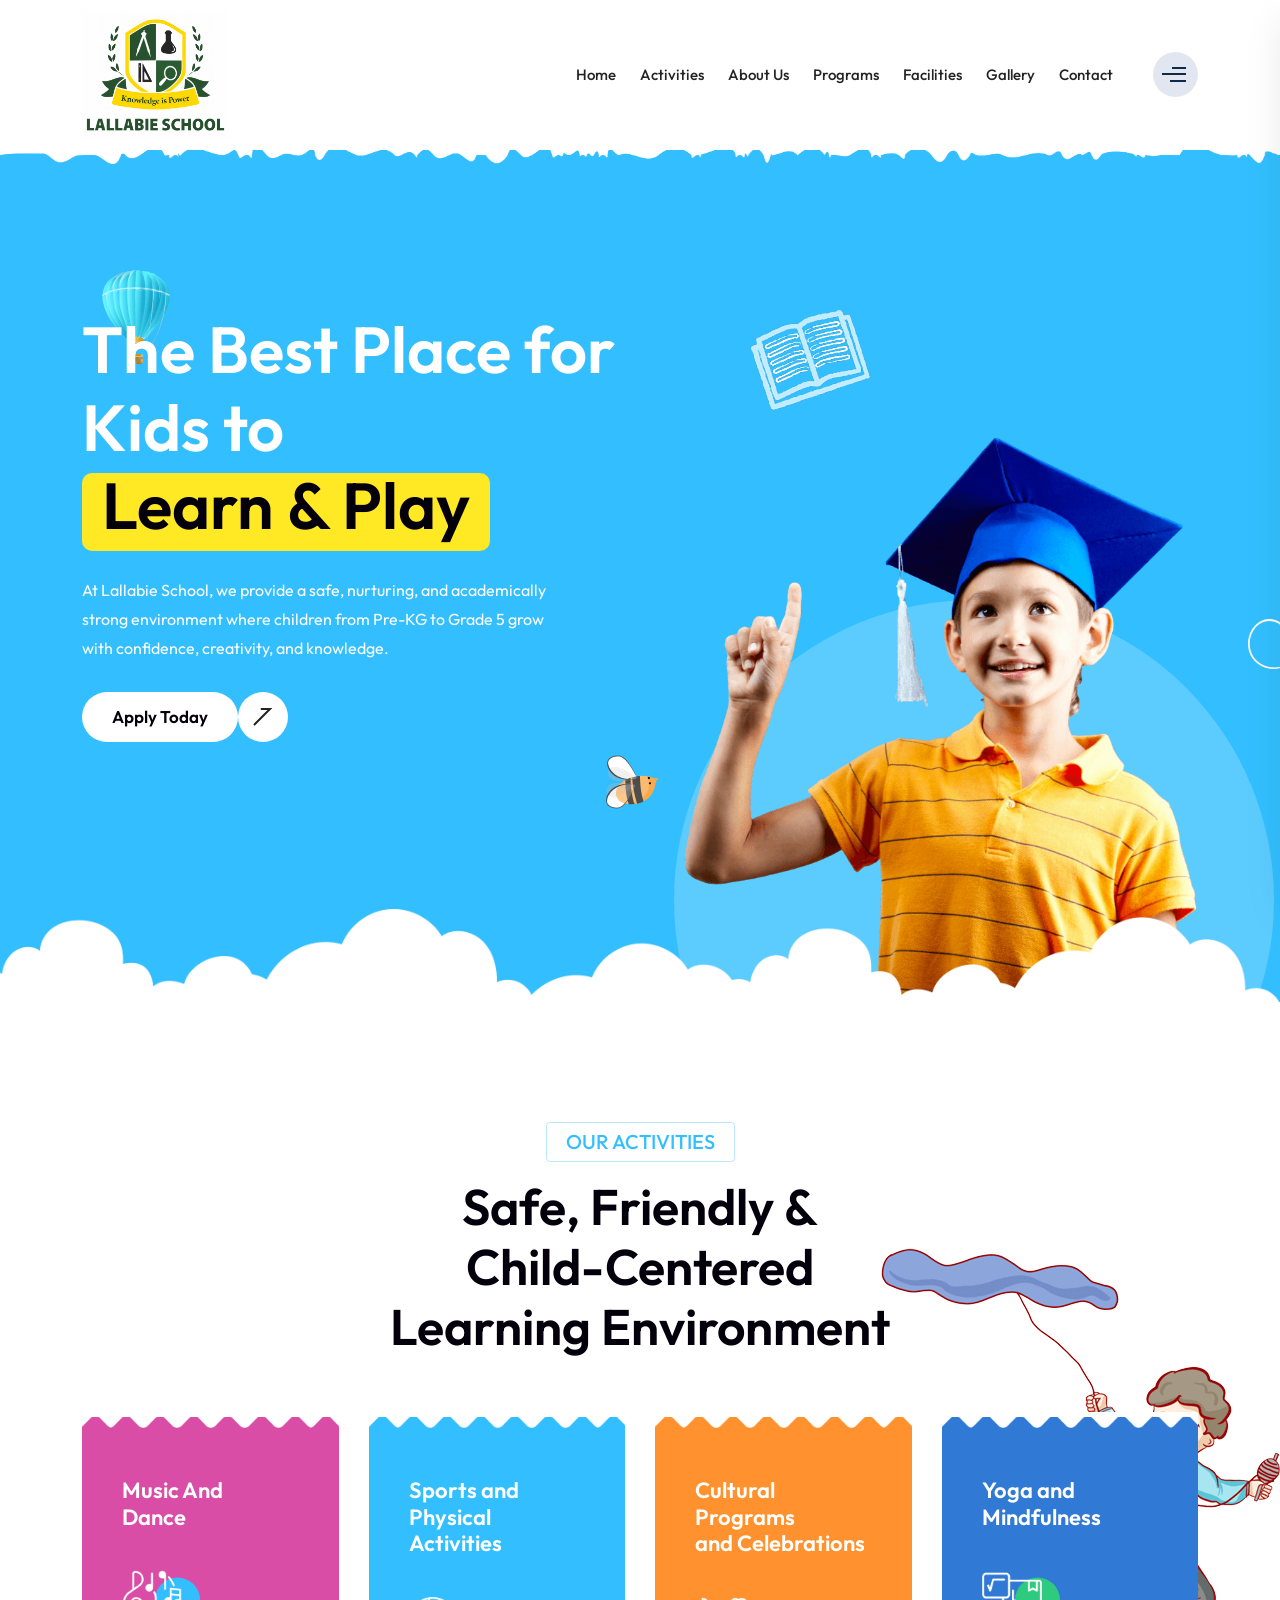
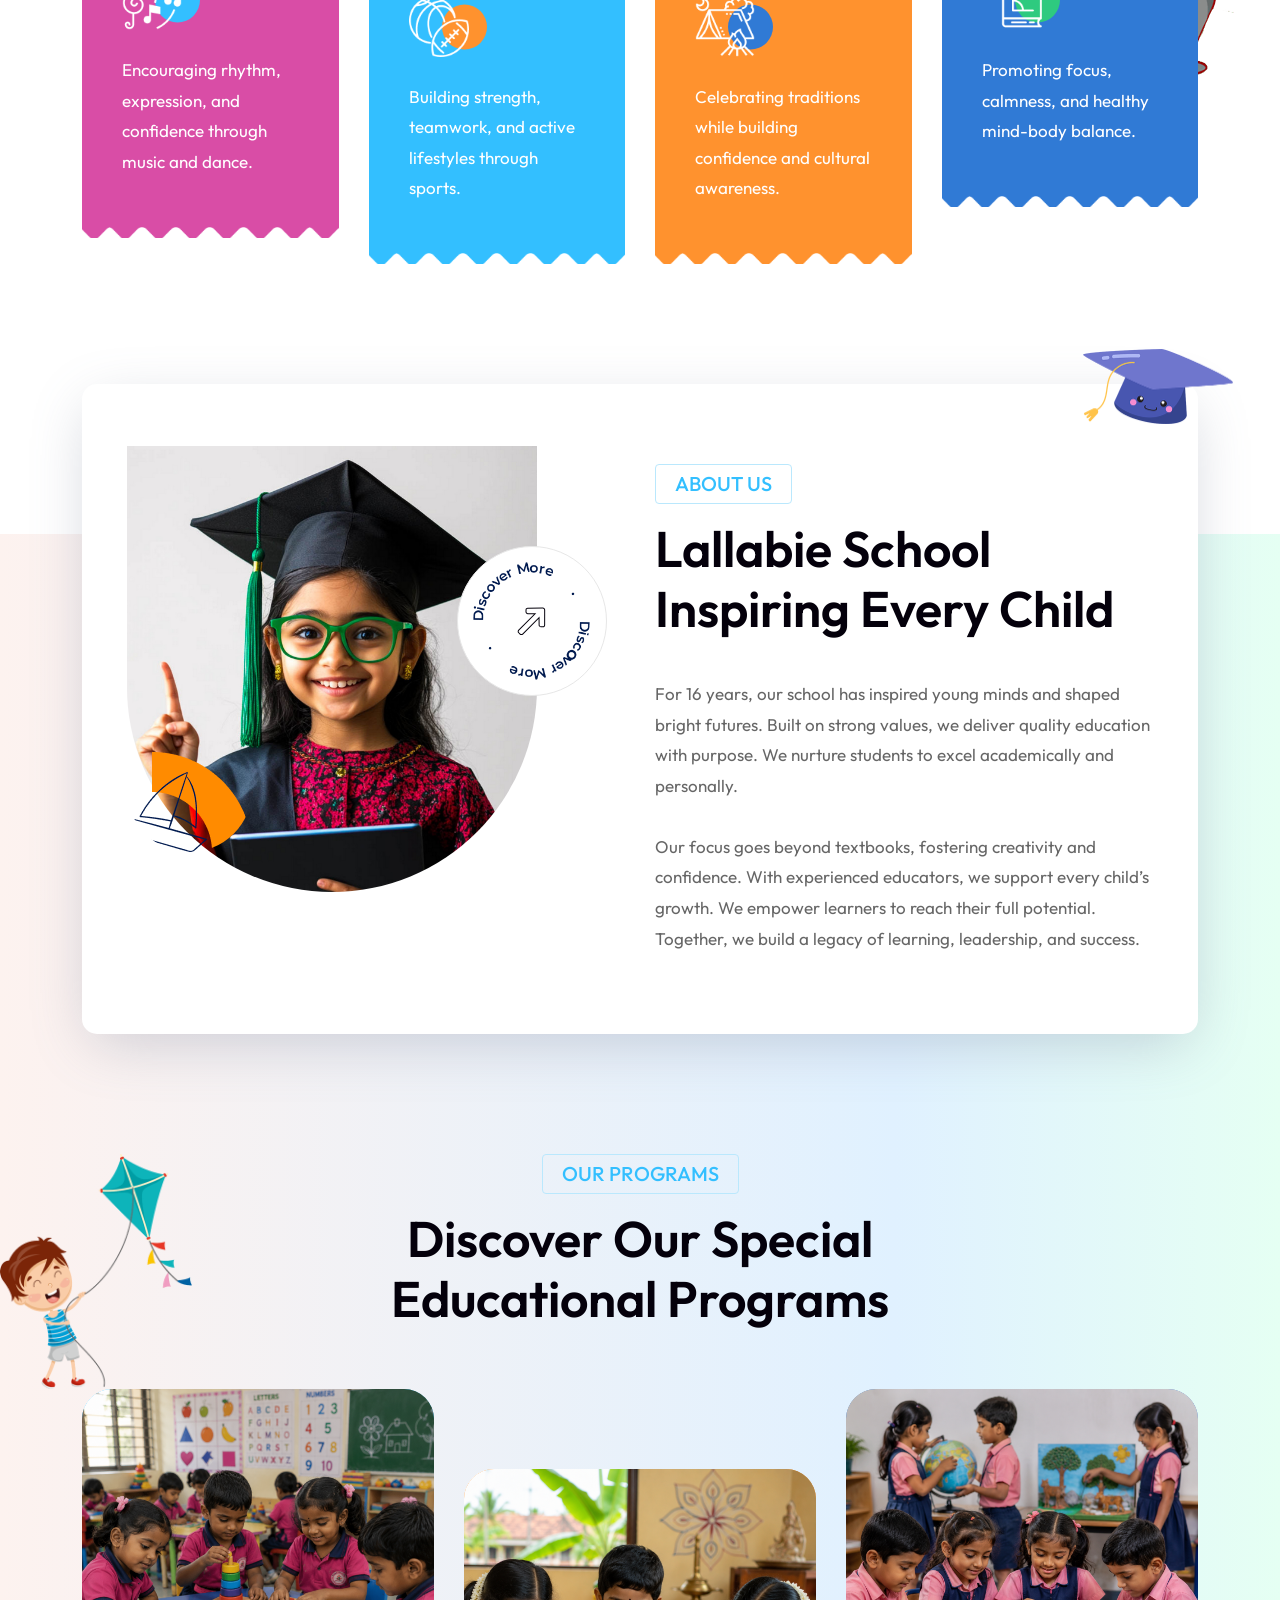
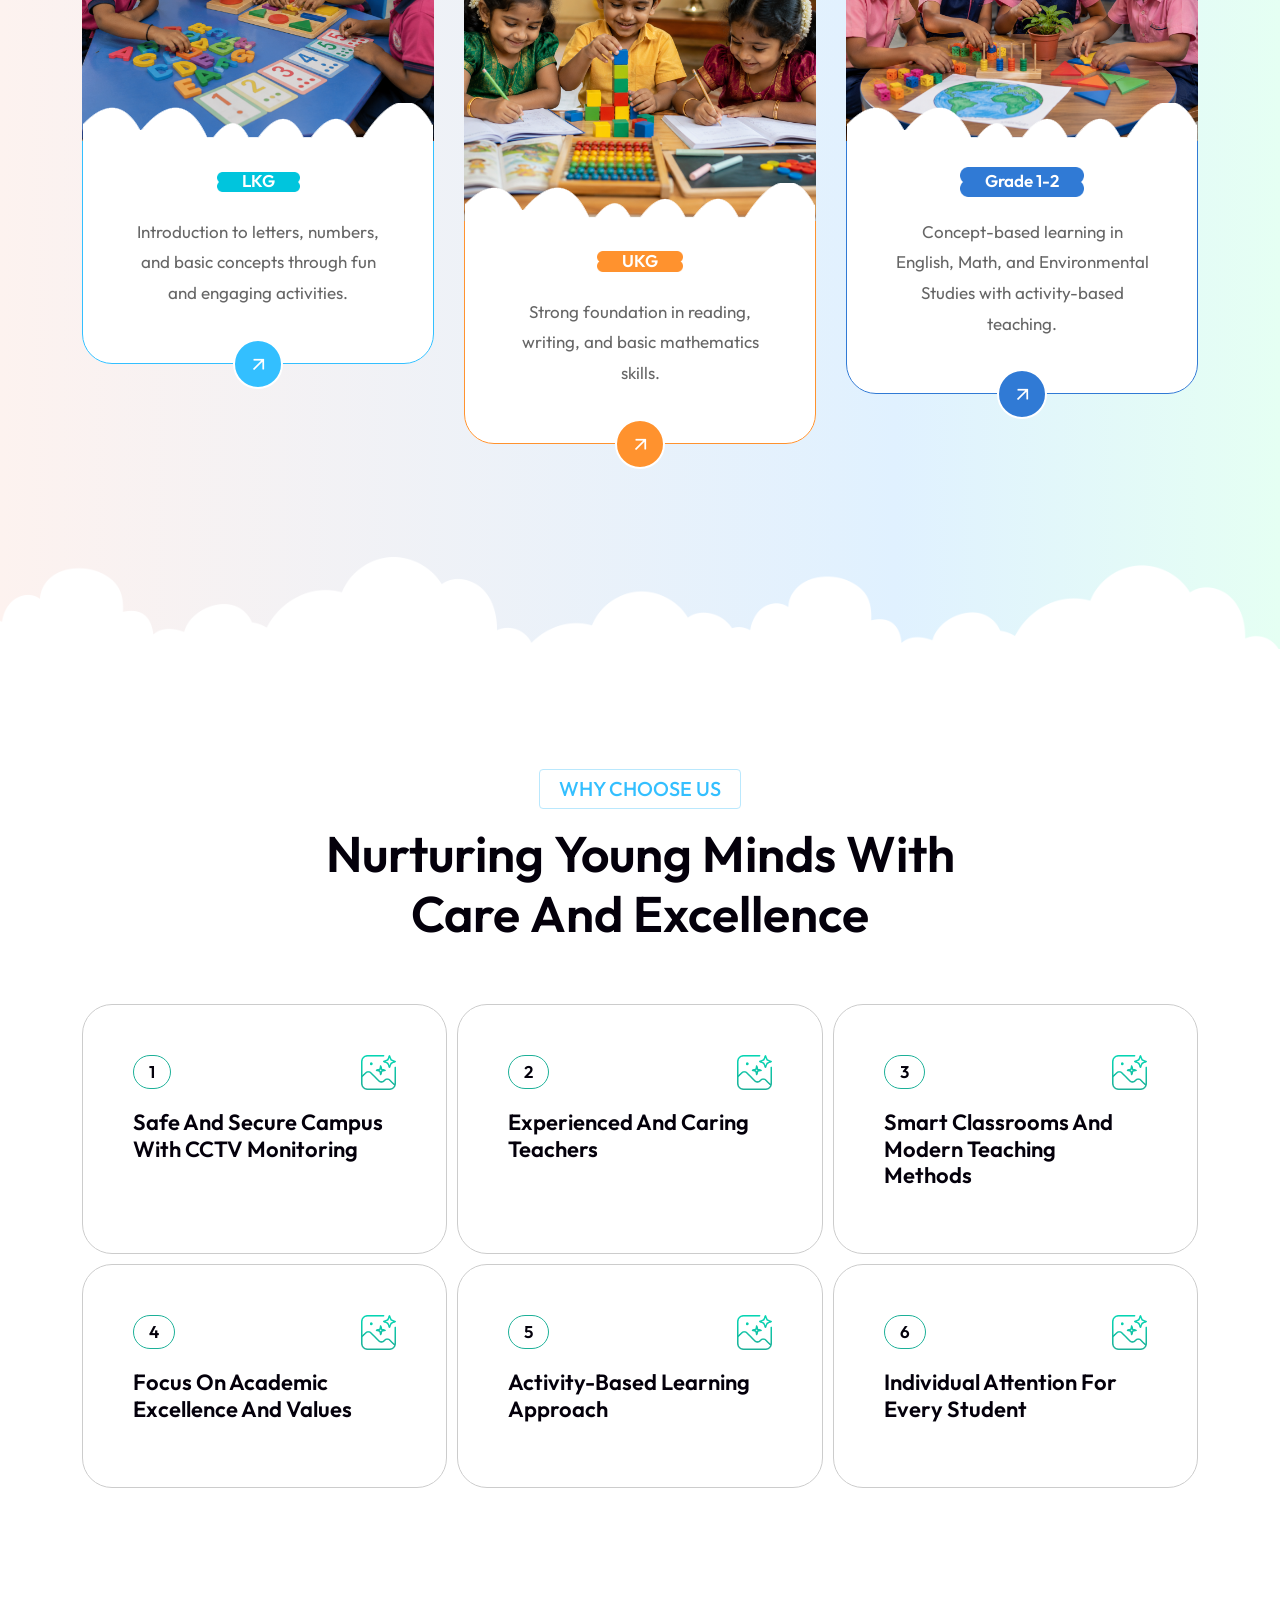
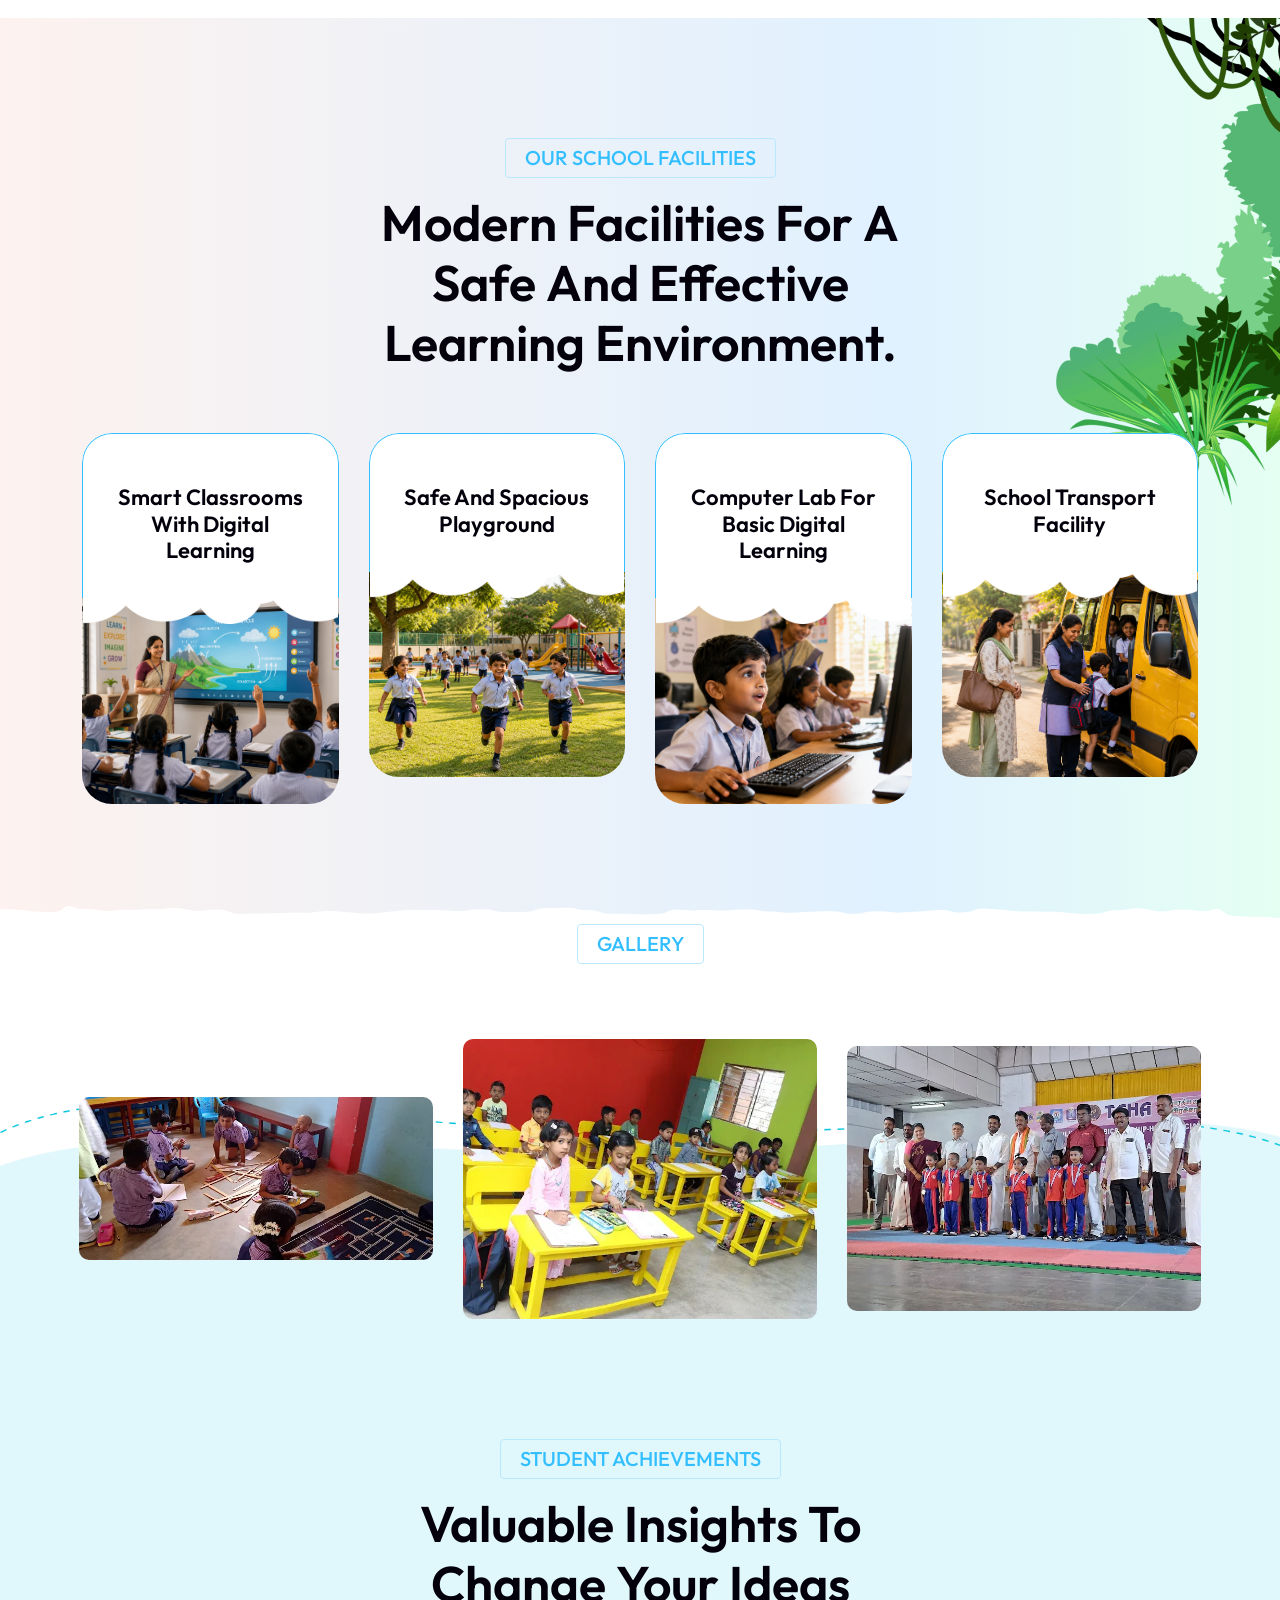
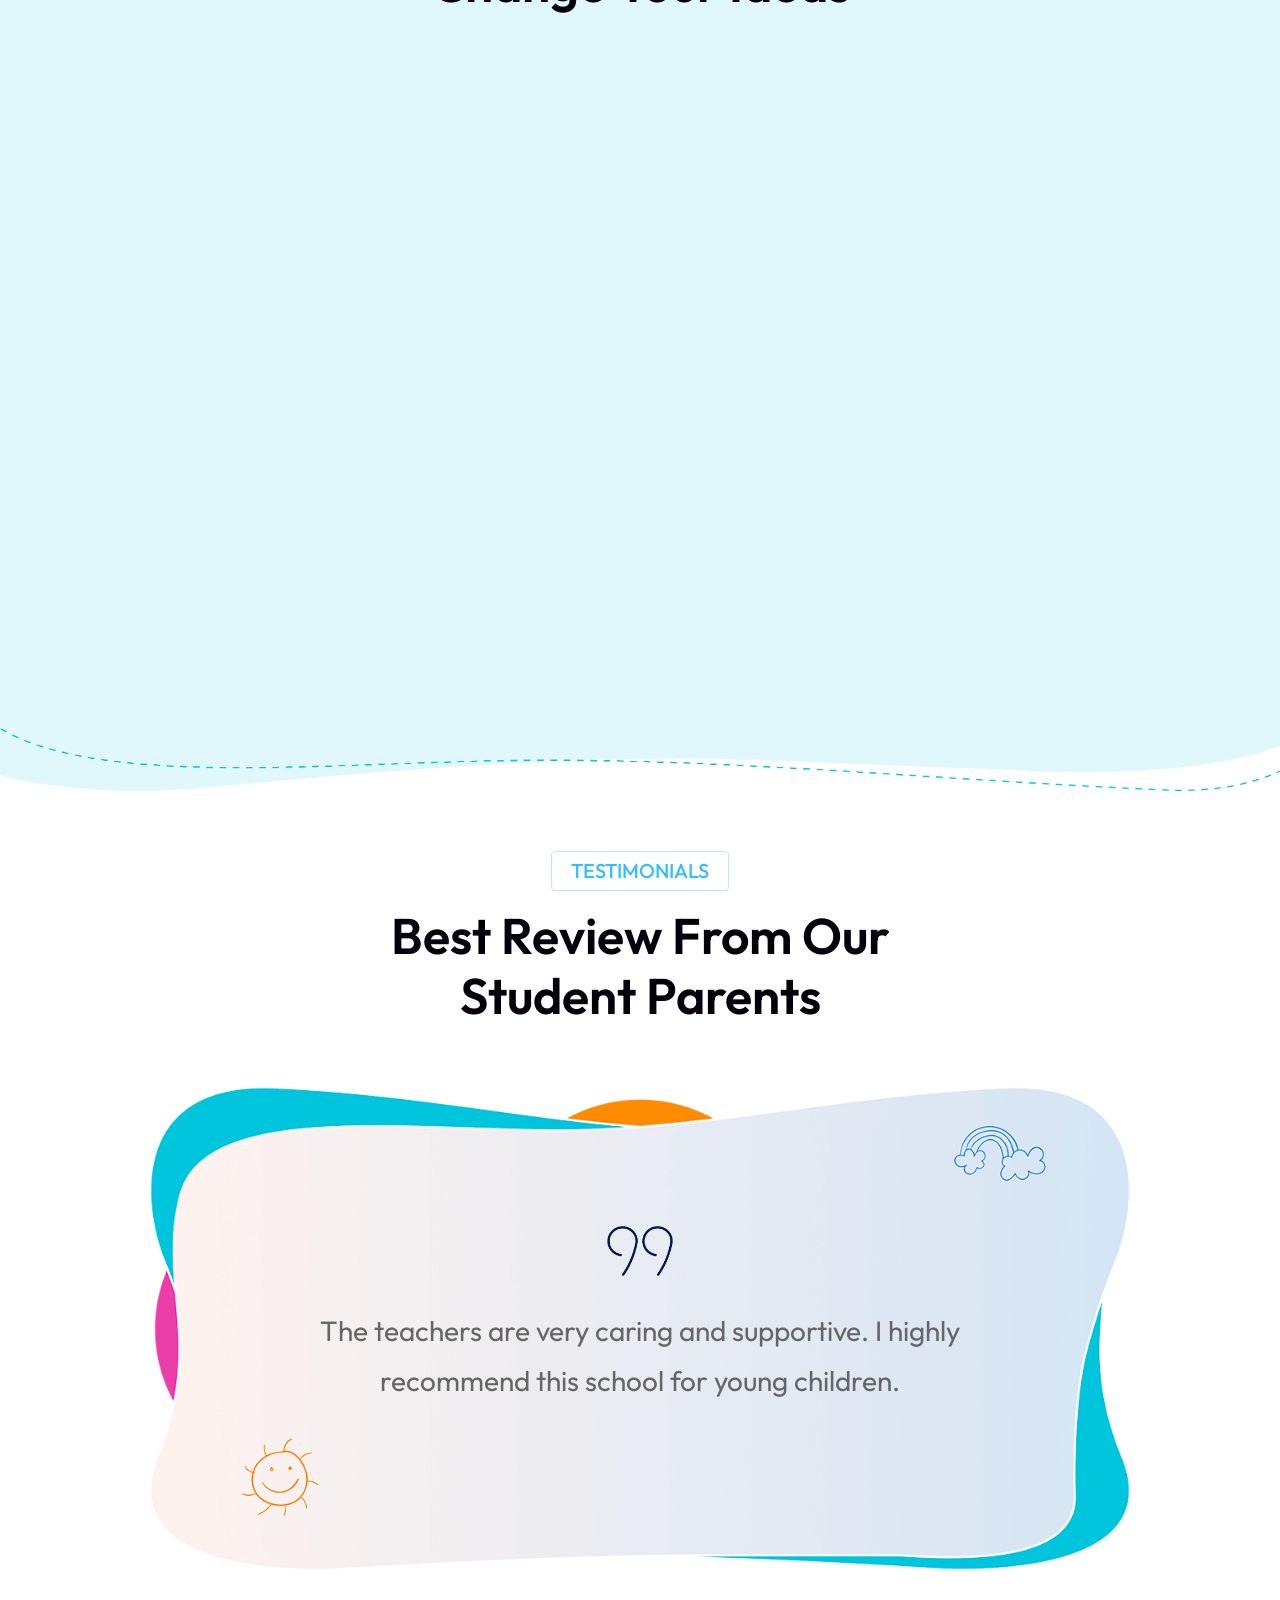
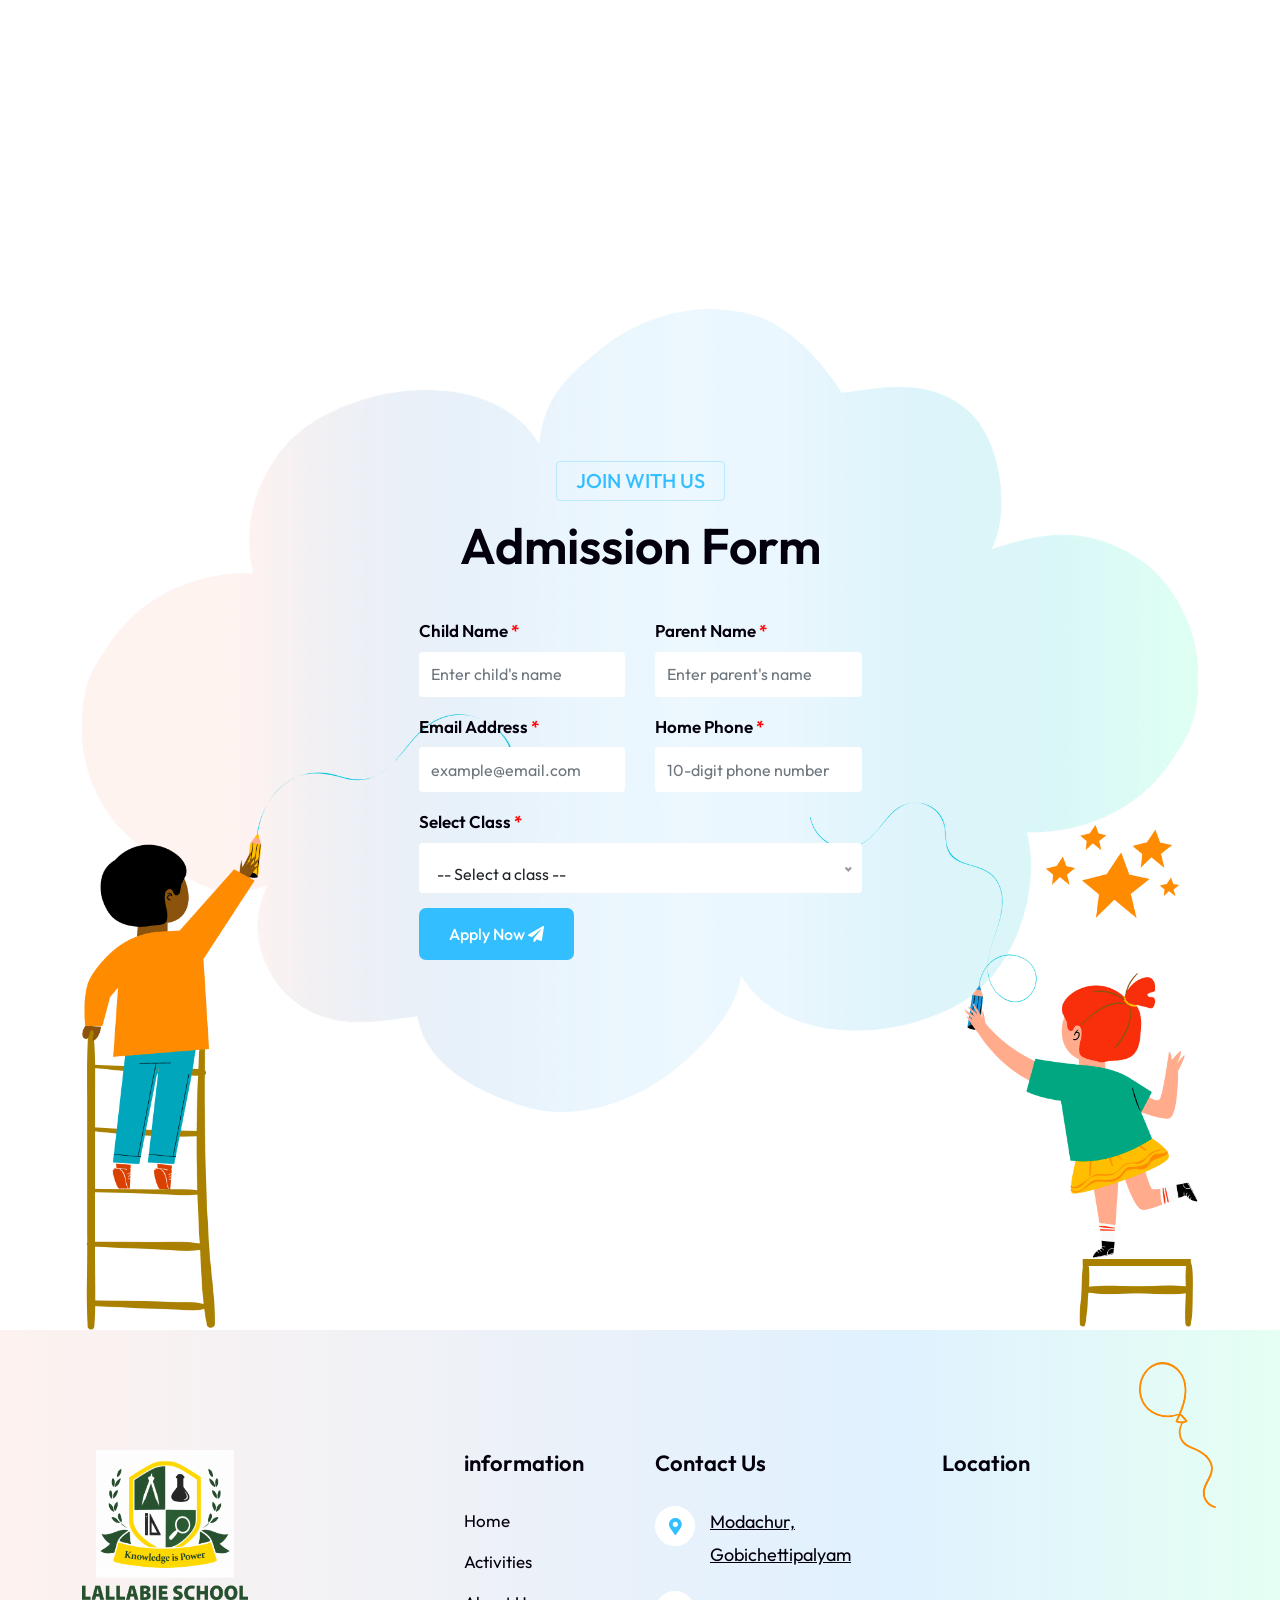
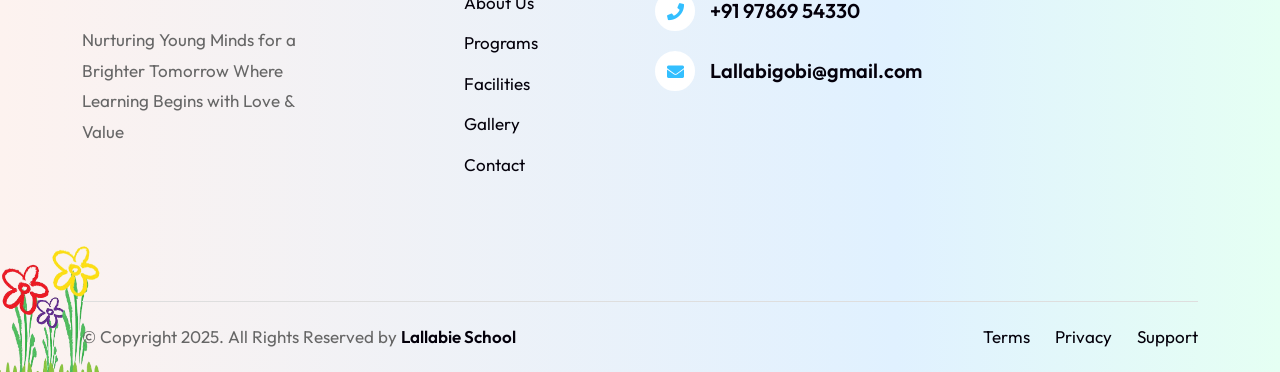
<file: index.html>
<!DOCTYPE html>
<html lang="en">

<head>
    <!-- ========== Meta Tags ========== -->
    <meta charset="utf-8">
    <meta http-equiv="X-UA-Compatible" content="IE=edge">
    <meta name="viewport" content="width=device-width, initial-scale=1">
    <meta name="description" content="Lallabie">

    <!-- ========== Page Title ========== -->
    <title>Lallabie</title>

    <!-- ========== Favicon Icon ========== -->
    <link rel="shortcut icon" href="assets/img/favicon.png" type="image/x-icon">

    <!-- ========== Start Stylesheet ========== -->
    <link href="assets/css/bootstrap.min.css" rel="stylesheet">
    <link href="assets/css/font-awesome.min.css" rel="stylesheet">
    <link href="assets/css/magnific-popup.css" rel="stylesheet">
    <link href="assets/css/swiper-bundle.min.css" rel="stylesheet">
    <link href="assets/css/animate.min.css" rel="stylesheet">
    <link href="assets/css/validnavs.css" rel="stylesheet">
    <link href="assets/css/helper.css" rel="stylesheet">
    <link href="assets/css/unit-test.css" rel="stylesheet">
    <link href="assets/css/style.css" rel="stylesheet">
    <link href="style.css" rel="stylesheet">
    <!-- ========== End Stylesheet ========== -->

</head>

<body class="theme-skyblue">

    <!-- Start Preloader 
    ============================================= -->
    <div id="preloader">
        <div id="edufix-preloader" class="edufix-preloader">
            <div class="animation-preloader">
                <div class="spinner"></div>
                <div class="txt-loading">
                    <span data-text-preloader="L" class="letters-loading">
                        L
                    </span>
                    <span data-text-preloader="A" class="letters-loading">
                        A
                    </span>
                    <span data-text-preloader="L" class="letters-loading">
                        L
                    </span>
                    <span data-text-preloader="L" class="letters-loading">
                        L
                    </span>
                    <span data-text-preloader="A" class="letters-loading">
                        A
                    </span>
                    <span data-text-preloader="B" class="letters-loading">
                        B
                    </span>
                    <span data-text-preloader="I" class="letters-loading">
                        I
                    </span>
                    <span data-text-preloader="E" class="letters-loading">
                        E
                    </span>
                </div>
            </div>
            <div class="loader">
                <div class="row">
                    <div class="col-3 loader-section section-left">
                        <div class="bg"></div>
                    </div>
                    <div class="col-3 loader-section section-left">
                        <div class="bg"></div>
                    </div>
                    <div class="col-3 loader-section section-right">
                        <div class="bg"></div>
                    </div>
                    <div class="col-3 loader-section section-right">
                        <div class="bg"></div>
                    </div>
                </div>
            </div>
        </div>
    </div>
    <!-- End Preloader -->

    <!--[if lte IE 9]>
        <p class="browserupgrade">You are using an <strong>outdated</strong> browser. Please <a href="https://browsehappy.com/">upgrade your browser</a> to improve your experience and security.</p>
    <![endif]-->

    <!-- Header 
    ============================================= -->
    <header>
        <!-- Start Navigation -->
        <nav class="navbar mobile-sidenav navbar-sticky navbar-default validnavs dark">


            <div class="container d-flex justify-content-between align-items-center">            

                <!-- Start Header Navigation -->
                <div class="item-flex">
                    <div class="navbar-header">
                        <button type="button" class="navbar-toggle" data-toggle="collapse" data-target="#navbar-menu">
                            <i class="fa fa-bars"></i>
                        </button>
                        <a class="navbar-brand" href="index.html">
                            <img src="assets/img/lala lgo 2.png" class="logo" alt="Logo">
                        </a>
                    </div>
                </div>
                <!-- End Header Navigation -->

                <div class="nav-item-box d-flex justify-content-between align-items-center">
                    <!-- Collect the nav links, forms, and other content for toggling -->
                    <div class="collapse navbar-collapse" id="navbar-menu">

                        <img src="assets/img/logo white.png" alt="Logo">
                        <button type="button" class="navbar-toggle" data-toggle="collapse" data-target="#navbar-menu">
                            <i class="fa fa-times"></i>
                        </button>
                        
                        <ul class="nav navbar-nav navbar-right" data-in="fadeInDown" data-out="fadeOutUp">
                            <li><a href="#banner">Home</a></li>
                            <li><a href="#activities">Activities</a></li>
                            <li><a href="#about">About Us</a></li>
                            <li><a href="#programs">Programs</a></li>
                            <li><a href="#facilities">Facilities</a></li>
                            <li><a href="#gallery">Gallery</a></li>
                            <li><a href="#admissionForm-set">Contact</a></li>
                        </ul>
                    </div><!-- /.navbar-collapse -->

                    <div class="attr-right">
                        <!-- Start Atribute Navigation -->
                        <div class="attr-nav">
                            <ul>
                                <li class="side-menu">
                                    <a href="">
                                        <div class="menu-icon">
                                            <span class="bar-1"></span>
                                            <span class="bar-2"></span>
                                            <span class="bar-3"></span>
                                        </div>
                                    </a>
                                </li>
                            </ul>
                            
                        </div>
                        <!-- End Atribute Navigation -->
                    </div>
                </div>

                <!-- Start Side Menu -->
                <div class="side">
                    <a href="" class="close-side"><i class="fas fa-times"></i></a>
                    <div class="widget">
                        <div class="logo">
                            <img src="assets/img/logo white.png" alt="Logo">
                        </div>
                        <p>
                            Arrived compass prepare an on as. Reasonable particular on my it in sympathize. Size now easy eat hand how. Unwilling he departure elsewhere dejection at. Heart large seems may purse means few blind.
                        </p>
                    </div>
                    <div class="widget address">
                        <div>
                            <ul>
                                <li>
                                    <div class="content">
                                        <p>Address</p> 
                                        <strong>Modachur, Gobichettipalyam</strong>
                                    </div>
                                </li>
                                <li>
                                    <div class="content">
                                        <p>Email</p> 
                                        <strong>Lallabigobi@gmail.com</strong>
                                    </div>
                                </li>
                                <li>
                                    <div class="content">
                                        <p>Contact</p> 
                                        <strong>+91 97869 54330</strong>
                                    </div>
                                </li>
                            </ul>
                        </div>
                    </div>

                </div>
                <!-- End Side Menu -->

            </div>   
            <!-- Overlay screen for menu -->
            <div class="overlay-screen"></div>
            <!-- End Overlay screen for menu -->
        </nav>
        <!-- End Navigation -->
    </header>
    <!-- End Header -->

    <!-- Start Banner Area 
    ============================================= -->
    <div class="banner-style-eight-area overflow-hidden bg-skyblue text-light" id="banner">
        <div class="shape-top">
            <img src="assets/img/shape/27.png" alt="Image Not Found">
        </div>
        <div class="shape-bottom">
            <img src="assets/img/shape/26.png" alt="Image Not Found">
        </div>
        <div class="shape">
            <img src="assets/img/shape/28.png" alt="Image Not Found">
            <img src="assets/img/shape/29.png" alt="Image Not Found">
        </div>
        <div class="container">
            <div class="row">
                <div class="col-lg-6">
                    <div class="banner-style-eight-info">
                        <h2 class="wow fadeInUp">The Best Place for Kids to <strong>Learn & Play</strong></h2>
                        <p class="wow fadeInUp" data-wow-delay="300ms">
                            At Lallabie School, we provide a safe, nurturing, and academically strong environment where children from Pre-KG to Grade 5 grow with confidence, creativity, and knowledge.
                        </p>
                        <a class="btn-style-two white mt-30 wow fadeInUp" data-wow-delay="600ms" href="#admissionForm-set">
                            <div class="icon">
                                <svg width="20" height="18" viewBox="0 0 20 18" fill="none" xmlns="http://www.w3.org/2000/svg">
                                    <path d="M1 17L17 1H7.8" stroke="#232323" stroke-width="2"></path>
                                </svg>
                            </div>
                            <span>Apply Today</span> 
                            <div class="icon">
                                <svg width="20" height="18" viewBox="0 0 20 18" fill="none" xmlns="http://www.w3.org/2000/svg">
                                    <path d="M1 17L17 1H7.8" stroke="#232323" stroke-width="2"></path>
                                </svg>
                            </div>
                        </a>
                    </div>
                </div>
                <div class="col-lg-5 offset-lg-1 mt-60">
                    <div class="thumb-style-three">
                        <img class="wow fadeInUp" src="assets/img/illustration/5.png" alt="Image Not Found">
                        <div class="illustration-sub">
                            <img src="assets/img/shape/31.png" alt="Image Not Found">
                            <img src="assets/img/shape/32.png" alt="Image Not Found">
                        </div>
                    </div>
                </div>
            </div>
        </div>
    </div>
    <!-- End Banner -->

    <!-- Start Activities 
    ============================================= -->
    <div class="activities-area overflow-hidden default-padding bottom-less" id="activities">
        <div class="shape">
            <img src="assets/img/illustration/13.png" alt="Image Not Found">
        </div>
        <div class="container">
            <div class="row">
                <div class="col-xl-6 offset-xl-3 col-lg-8 offset-lg-2">
                    <div class="site-heading text-center">
                        <h4 class="sub-title">Our Activities</h4>
                        <h2 class="title split-text">Safe, Friendly & Child-Centered Learning Environment</h2>
                    </div>
                </div>
            </div>
        </div>
        <div class="container">
            <div class="row">
                <!-- Single Item -->
                <div class="col-xl-3 col-md-6 col-md-6 mb-30">
                    <div class="activities-style-one color-one wow fadeInUp">
                        <h4><a href="">Music and <br> Dance</a></h4>
                        <div class="icon">
                            <img src="assets/img/icon/65.png" alt="Image Not Found">
                            
                        </div>
                        <p>
                             Encouraging rhythm, expression, and confidence through music and dance.
                        </p>
                    </div>
                </div>
                <!-- End Single Item -->
                <!-- Single Item -->
                <div class="col-xl-3 col-md-6 col-md-6 mb-30">
                    <div class="activities-style-one wow fadeInUp" data-wow-delay="100ms">
                        <h4><a href="">Sports and <br> Physical Activities</a></h4>
                        <div class="icon">
                            <img src="assets/img/icon/66.png" alt="Image Not Found">
                        </div>
                        <p>
                            Building strength, teamwork, and active lifestyles through sports.
                        </p>
                    </div>
                </div>
                <!-- End Single Item -->
                <!-- Single Item -->
                <div class="col-xl-3 col-md-6 col-md-6 mb-30">
                    <div class="activities-style-one color-two wow fadeInUp" data-wow-delay="200ms">
                        <h4><a href="">Cultural Programs <br> and Celebrations</a></h4>
                        <div class="icon">
                            <img src="assets/img/icon/64.png" alt="Image Not Found">
                        </div>
                        <p>
                            Celebrating traditions while building confidence and cultural awareness.
                        </p>
                    </div>
                </div>
                <!-- End Single Item -->
                <!-- Single Item -->
                <div class="col-xl-3 col-md-6 col-md-6 mb-30">
                    <div class="activities-style-one color-style-three wow fadeInUp" data-wow-delay="300ms">
                        <h4><a href="">Yoga and <br> Mindfulness</a></h4>
                        <div class="icon">
                            <img src="assets/img/icon/63.png" alt="Image Not Found">
                        </div>
                        <p>
                            Promoting focus, calmness, and healthy mind-body balance.
                        </p>
                    </div>
                </div>
                <!-- End Single Item -->
            </div>
        </div>
    </div>
    <!-- End Activities -->

    <!-- Start About 
    ============================================= -->
    <div class="about-style-seven-area default-padding-bottom bg-gray-gradient-secondary" id="about">
        <div class="container">
            <div class="about-style-seven-items">
                <div class="shape">
                    <img src="assets/img/shape/65.png" alt="Image Not Found">
                </div>
                <div class="row align-center">
                    <div class="col-lg-5">
                        <div class="about-style-seven-thumb">
                            <img src="assets/img/lallabie-aboutus.jpeg" alt="Image Not Found">
                            <img src="assets/img/shape/67.png" alt="Image Not Found">
                            <a href="" class="round-text">
                                <img src="assets/img/illustration/12.png" alt="Image Not Found">
                                <i class="fas fa-long-arrow-right"></i>
                            </a>
                        </div>
                    </div>
                    <div class="col-lg-6 offset-lg-1">
                        <div class="about-style-seven-info">
                            <h4 class="sub-title">About us</h4>
                            <h2 class="title split-text">Lallabie School Inspiring Every Child</h2>
        
                            <div class="info wow fadeInUp" data-wow-delay="400ms">
                                <p>
                                    For 16 years, our school has inspired young minds and shaped bright futures. Built on strong values, we deliver quality education with purpose. We nurture students to excel academically and personally. <br><br>Our focus goes beyond textbooks, fostering creativity and confidence. With experienced educators, we support every child’s growth. We empower learners to reach their full potential. Together, we build a legacy of learning, leadership, and success.
                                </p>
                                <!-- <a class="btn-style-two theme mt-30" href="">
                                    <div class="icon">
                                        <svg width="20" height="18" viewBox="0 0 20 18" fill="none" xmlns="http://www.w3.org/2000/svg">
                                            <path d="M1 17L17 1H7.8" stroke="white" stroke-width="2"></path>
                                        </svg>
                                    </div>
                                    <span>Apply Now</span> 
                                    <div class="icon">
                                        <svg width="20" height="18" viewBox="0 0 20 18" fill="none" xmlns="http://www.w3.org/2000/svg">
                                            <path d="M1 17L17 1H7.8" stroke="white" stroke-width="2"></path>
                                        </svg>
                                    </div>
                                </a> -->
                            </div>
                        </div>
                    </div>
                </div>
            </div>
        </div>
    </div>
    <!-- End About -->

    <!-- Start Child Program 
    ============================================= -->
    <div class="child-program-area default-padding-bottom bg-gray-gradient-secondary" id="programs">
        <div class="shape">
            <img src="assets/img/shape/73.png" alt="Image Not Found">
        </div>
        <div class="shape-bottom">
            <img src="assets/img/shape/26.png" alt="Image Not Found">
        </div>
        <div class="container">
            <div class="row">
                <div class="col-xl-6 offset-xl-3 col-lg-8 offset-lg-2">
                    <div class="site-heading text-center">
                        <h4 class="sub-title">Our Programs</h4>
                        <h2 class="title split-text">Discover Our Special Educational Programs</h2>
                    </div>
                </div>
            </div>
        </div>
        <div class="container">
            <div class="row">
                <div class="col-lg-12">
                    <div class="wow fadeInUp">
                        <!-- Slider main container -->
                        <div class="child-program-carousel swiper">
                            <!-- Additional required wrapper -->
                            <div class="swiper-wrapper">

                                <!-- Single Item -->
                                <div class="swiper-slide">
                                    <div class="child-program-style-one-item color-style-one">
                                        <div class="thumb">
                                            <img src="assets/img/pre-kg.png" alt="Image Not Found">
                                        </div>
                                        <div class="info">
                                            <!-- <h4><a href="#admissionForm-set"></a></h4> -->
                                            <span>Pre-KG</span>
                                            <p>
                                                Play-based learning that improves motor skills, communication, and social interaction.
                                            </p>
                                            <a href="#admissionForm-set"><i class="fa fa-arrow-right"></i></a>
                                        </div>
                                    </div>
                                </div>
                                <!-- End Single Item -->
                                <!-- Single Item -->
                                <div class="swiper-slide">
                                    <div class="child-program-style-one-item">
                                        <div class="thumb">
                                            <img src="assets/img/lkg.png" alt="Image Not Found">
                                        </div>
                                        <div class="info">
                                            <!-- <h4><a href="#admissionForm-set"></a></h4> -->
                                            <span>LKG</span>
                                            <p>
                                                Introduction to letters, numbers, and basic concepts through fun and engaging activities.
                                            </p>
                                            <a href="#admissionForm-set"><i class="fa fa-arrow-right"></i></a>
                                        </div>
                                    </div>
                                </div>
                                <!-- End Single Item -->
                                <!-- Single Item -->
                                <div class="swiper-slide">
                                    <div class="child-program-style-one-item color-style-two">
                                        <div class="thumb">
                                            <img src="assets/img/UKG.png" alt="Image Not Found">
                                        </div>
                                        <div class="info">
                                            <!-- <h4><a href="#admissionForm-set"></a></h4> -->
                                            <span>UKG</span>
                                            <p>
                                                Strong foundation in reading, writing, and basic mathematics skills.
                                            </p>
                                            <a href="#admissionForm-set"><i class="fa fa-arrow-right"></i></a>
                                        </div>
                                    </div>
                                </div>
                                <!-- End Single Item -->
                                <!-- Single Item -->
                                <div class="swiper-slide">
                                    <div class="child-program-style-one-item color-style-three">
                                        <div class="thumb">
                                            <img src="assets/img/Garde-1&2.png" alt="Image Not Found">
                                        </div>
                                        <div class="info">
                                            <!-- <h4><a href="#admissionForm-set"></a></h4> -->
                                            <span>Grade 1-2</span>
                                            <p>
                                                Concept-based learning in English, Math, and Environmental Studies with activity-based teaching.
                                            </p>
                                            <a href="#admissionForm-set"><i class="fa fa-arrow-right"></i></a>
                                        </div>
                                    </div>
                                </div>
                                <!-- End Single Item -->
                                 <!-- Single Item -->
                                <div class="swiper-slide">
                                    <div class="child-program-style-one-item color-style-three">
                                        <div class="thumb">
                                            <img src="assets/img/Grade-345.png" alt="Image Not Found">
                                        </div>
                                        <div class="info">
                                            <!-- <h4><a href="#admissionForm-set"></a></h4> -->
                                            <span>Grade 3-5</span>
                                            <p>
                                                Advanced learning with focus on academics, problem-solving, and skill development in core subjects.
                                            </p>
                                            <a href="#admissionForm-set"><i class="fa fa-arrow-right"></i></a>
                                        </div>
                                    </div>
                                </div>
                                <!-- End Single Item -->

                            </div>
                        </div>
                    </div>
                </div>
            </div>
        </div>
    </div>
    <!-- End Child Program -->



    <!-- Start Category 
    ============================================= -->
    <div class="category-style-three-area default-padding bg-gray-gradient-secondary bg-cover" style="background-image: unset;">
        <div class="shape">
            <img src="assets/img/shape/50.png" alt="Image Not Found">
        </div>
        <div class="container">
            <div class="row">
                <div class="col-lg-8 offset-lg-2">
                    <div class="site-heading text-center">
                        <h4 class="sub-title">Why Choose Us</h4>
                        <h2 class="title split-text">Nurturing Young Minds With Care And Excellence</h2>
                    </div>
                </div>
            </div>
        </div>
        <div class="container">
            <div class="row gutter-sm">
                <!-- Single Item -->
                <div class="col-lg-4 col-md-6 mb-10">
                    <div class="category-style-three-item wow fadeInUp">
                        <a href="#admissionForm-set">
                            <div class="icon">
                                <img src="assets/img/icon/46.png" alt="Image Not Found">
                            </div>
                            <span>1</span>
                            <h4>Safe and secure campus with CCTV monitoring</h4>
                        </a>
                    </div>
                </div>
                <!-- End Single Item -->
                <!-- Single Item -->
                <div class="col-lg-4 col-md-6 mb-10">
                    <div class="category-style-three-item wow fadeInUp" data-wow-delay="100ms">
                        <a href="#admissionForm-set">
                            <div class="icon">
                                <img src="assets/img/icon/46.png" alt="Image Not Found">
                            </div>
                            <span>2</span>
                            <h4>Experienced and caring teachers</h4>
                        </a>
                    </div>
                </div>
                <!-- End Single Item -->
                <!-- Single Item -->
                <div class="col-lg-4 col-md-6 mb-10">
                    <div class="category-style-three-item wow fadeInUp" data-wow-delay="200ms">
                        <a href="#admissionForm-set">
                            <div class="icon">
                                <img src="assets/img/icon/46.png" alt="Image Not Found">
                            </div>
                            <span>3</span>
                            <h4>Smart classrooms and modern teaching methods</h4>
                        </a>
                    </div>
                </div>
                <!-- End Single Item -->
                <!-- Single Item -->
                <div class="col-lg-4 col-md-6 mb-10">
                    <div class="category-style-three-item wow fadeInUp" data-wow-delay="300ms">
                        <a href="#admissionForm-set">
                            <div class="icon">
                                <img src="assets/img/icon/46.png" alt="Image Not Found">
                            </div>
                            <span>4</span>
                            <h4>Focus on academic excellence and values</h4>
                        </a>
                    </div>
                </div>
                <!-- End Single Item -->
                <!-- Single Item -->
                <div class="col-lg-4 col-md-6 mb-10">
                    <div class="category-style-three-item wow fadeInUp" data-wow-delay="400ms">
                        <a href="#admissionForm-set">
                            <div class="icon">
                                <img src="assets/img/icon/46.png" alt="Image Not Found">
                            </div>
                            <span>5</span>
                            <h4>Activity-based learning approach</h4>
                        </a>
                    </div>
                </div>
                <!-- End Single Item -->
                <!-- Single Item -->
                <div class="col-lg-4 col-md-6 mb-10">
                    <div class="category-style-three-item wow fadeInUp" data-wow-delay="500ms">
                        <a href="#admissionForm-set">
                            <div class="icon">
                                <img src="assets/img/icon/46.png" alt="Image Not Found">
                            </div>
                            <span>6</span>
                            <h4>Individual attention for every student</h4>
                        </a>
                    </div>
                </div>
                <!-- End Single Item -->
            </div>
        </div>
    </div>
    <!-- End Category -->

    <!-- Start Advisor 
    ============================================= -->
    <div class="advisor-style-three-area text-center default-padding bg-gray-gradient-secondary bottom-less" id="facilities">
        <div class="shape">
            <img src="assets/img/shape/77.png" alt="Image Not Found">
        </div>
        <div class="shape-bottom">
            <img src="assets/img/shape/79.png" alt="Image Not Found">
        </div>
        <div class="container">
            <div class="row">
                <div class="col-xl-6 offset-xl-3 col-lg-8 offset-lg-2">
                    <div class="site-heading text-center">
                        <h4 class="sub-title">Our School Facilities</h4>
                        <h2 class="title split-text">Modern Facilities For A Safe And Effective Learning Environment.</h2>
                    </div>
                </div>
            </div>
        </div>
        <div class="container">
            <div class="row">
                <!-- Single Item -->
                <div class="col-xl-3 col-lg-6 col-md-6 mb-30">
                    <div class="advisor-style-three wow fadeInUp">
                        <div class="info">
                            <h4><a href="">Smart classrooms with digital learning </a></h4>
                            <!-- <span>Kids Specialist </span>
                            <ul class="social">
                                <li><a href="index-8.html#"><i class="fab fa-facebook-f"></i></a></li>
                                <li><a href="index-8.html#"><i class="fab fa-youtube"></i></a></li>
                            </ul> -->
                        </div>
                        <div class="thumb">
                            <img src="assets/img/lallabie-digital.png" alt="Image Not Found">
                        </div>
                    </div>
                </div>
                <!-- End Single Item -->
                <!-- Single Item -->
                <div class="col-xl-3 col-lg-6 col-md-6 mb-30">
                    <div class="advisor-style-three wow fadeInUp" data-wow-delay="100ms">
                        <div class="info">
                            <h4><a href="">Safe and spacious playground </a></h4>
                            <!-- <span>Drawing Teacher </span>
                            <ul class="social">
                                <li><a href="index-8.html#"><i class="fab fa-facebook-f"></i></a></li>
                                <li><a href="index-8.html#"><i class="fab fa-youtube"></i></a></li>
                            </ul> -->
                        </div>
                        <div class="thumb">
                            <img src="assets/img/lallabie-play.png" alt="Image Not Found">
                        </div>
                    </div>
                </div>
                <!-- End Single Item -->
                <!-- Single Item -->
                <div class="col-xl-3 col-lg-6 col-md-6 mb-30">
                    <div class="advisor-style-three wow fadeInUp" data-wow-delay="200ms">
                        <div class="info">
                            <h4><a href="">Computer lab for basic digital learning</a></h4>
                            <!-- <span>Principal </span>
                            <ul class="social">
                                <li><a href="index-8.html#"><i class="fab fa-facebook-f"></i></a></li>
                                <li><a href="index-8.html#"><i class="fab fa-youtube"></i></a></li>
                            </ul> -->
                        </div>
                        <div class="thumb">
                            <img src="assets/img/lallabie-lab.png" alt="Image Not Found">
                        </div>
                    </div>
                </div>
                <!-- End Single Item -->
                <!-- Single Item -->
                <div class="col-xl-3 col-lg-6 col-md-6 mb-30">
                    <div class="advisor-style-three wow fadeInUp" data-wow-delay="300ms">
                        <div class="info">
                            <h4><a href="">School transport facility</a></h4>
                            <!-- <span>Principal and Manager </span>
                            <ul class="social">
                                <li><a href="index-8.html#"><i class="fab fa-facebook-f"></i></a></li>
                                <li><a href="index-8.html#"><i class="fab fa-youtube"></i></a></li>
                            </ul> -->
                        </div>
                        <div class="thumb">
                            <img src="assets/img/lallabie-trans.png" alt="Image Not Found">
                        </div>
                    </div>
                </div>
                <!-- End Single Item -->
            </div>
        </div>
    </div>
    <!-- End Advisor  -->

    <!-- Start Gallery 
    ============================================= -->
    <div class="gallery-style-one-area" id="gallery">
        <div class="shape">
            <img src="assets/img/shape/80.png" alt="Image Not Found">
        </div>
        <div class="container">
            <div class="row">
                <div class="col-xl-6 offset-xl-3 col-lg-8 offset-lg-2">
                    <div class="site-heading text-center">
                        <h4 class="sub-title">Gallery</h4>
                        <!-- <h2 class="title split-text">Valuable insights to change your ideas</h2> -->
                    </div>
                </div>
            </div>
        </div>
        <div class="container-full">
            <div class="row">
                <div class="col-lg-12">
                    <div class="gallery-style-one-carousel swiper">
                        <!-- Additional required wrapper -->
                        <div class="swiper-wrapper">
                            <!-- Single Item -->
                            <div class="swiper-slide">
                                <div class="gallery-style-one-item">
                                    <img src="assets/img/unnamed-1.webp" alt="Image Not Found">
                                    <a class="item popup-gallery" href="assets/img/unnamed-1.webp"><i class="fas fa-link"></i></a>
                                </div>
                            </div>
                            <!-- End Single Item -->
                            <!-- Single Item -->
                            <div class="swiper-slide">
                                <div class="gallery-style-one-item">
                                    <img src="assets/img/unnamed-3.webp" alt="Image Not Found">
                                    <a class="item popup-gallery" href="assets/img/unnamed-3.webp"><i class="fas fa-link"></i></a>
                                </div>
                            </div>
                            <!-- End Single Item -->
                            <!-- Single Item -->
                            <div class="swiper-slide">
                                <div class="gallery-style-one-item">
                                    <img src="assets/img/unnamed-4.webp" alt="Image Not Found">
                                    <a class="item popup-gallery" href="assets/img/unnamed-4.webp"><i class="fas fa-link"></i></a>
                                </div>
                            </div>
                            <!-- End Single Item -->
                            <!-- Single Item -->
                            <div class="swiper-slide">
                                <div class="gallery-style-one-item">
                                    <img src="assets/img/unnamed-5.webp" alt="Image Not Found">
                                    <a class="item popup-gallery" href="assets/img/unnamed-5.webp"><i class="fas fa-link"></i></a>
                                </div>
                            </div>
                            <!-- End Single Item -->
                            <!-- Single Item -->
                            <div class="swiper-slide">
                                <div class="gallery-style-one-item">
                                    <img src="assets/img/unnamed-6.webp" alt="Image Not Found">
                                    <a class="item popup-gallery" href="assets/img/unnamed-6.webp"><i class="fas fa-link"></i></a>
                                </div>
                            </div>
                            <!-- End Single Item -->
                            <!-- Single Item -->
                            <div class="swiper-slide">
                                <div class="gallery-style-one-item">
                                    <img src="assets/img/unnamed-7.webp" alt="Image Not Found">
                                    <a class="item popup-gallery" href="assets/img/unnamed-7.webp"><i class="fas fa-link"></i></a>
                                </div>
                            </div>
                            <!-- End Single Item -->
                            <!-- Single Item -->
                            <div class="swiper-slide">
                                <div class="gallery-style-one-item">
                                    <img src="assets/img/unnamed-8.webp" alt="Image Not Found">
                                    <a class="item popup-gallery" href="assets/img/unnamed-8.webp"><i class="fas fa-link"></i></a>
                                </div>
                            </div>
                            <!-- End Single Item -->
                            <!-- Single Item -->
                            <div class="swiper-slide">
                                <div class="gallery-style-one-item">
                                    <img src="assets/img/unnamed-9.webp" alt="Image Not Found">
                                    <a class="item popup-gallery" href="assets/img/unnamed-9.webp"><i class="fas fa-link"></i></a>
                                </div>
                            </div>
                            <!-- End Single Item -->
                            <!-- Single Item -->
                            <div class="swiper-slide">
                                <div class="gallery-style-one-item">
                                    <img src="assets/img/unnamed-11.webp" alt="Image Not Found">
                                    <a class="item popup-gallery" href="assets/img/unnamed-11.webp"><i class="fas fa-link"></i></a>
                                </div>
                            </div>
                            <!-- End Single Item -->
                        </div>
                    </div>
                </div>
            </div>
        </div>
    </div>
    <!-- End Gallery  -->

    <!-- Start Blog 
    ============================================= -->
    <div class="blog-area color-style-six home-blog default-padding bottom-less">
        <div class="shape">
            <img src="assets/img/shape/86.png" alt="Image Not Found">
            <img src="assets/img/shape/87.png" alt="Image Not Found">
        </div>
        <div class="container">
            <div class="row">
                <div class="col-xl-6 offset-xl-3 col-lg-8 offset-lg-2">
                    <div class="site-heading text-center">
                        <h4 class="sub-title">Student Achievements</h4>
                        <h2 class="title split-text">Valuable Insights To Change Your Ideas</h2>
                    </div>
                </div>
            </div>
        </div>
        <div class="container">
            <div class="row">
                <!-- Single Item -->
                <div class="col-xl-4 col-md-6 col-lg-6 mb-30">
                    <div class="home-blog-style-three-item color-style-one wow fadeInUp">
                        <div class="thumb">
                            <img src="assets/img/unnamed-5.webp" alt="Image not Found">
                            <!-- <div class="meta">
                                <a href="index-8.html#">Programming</a>
                            </div> -->
                        </div>
                        <div class="info">
                            <h3 class="blog-title">
                                <a href="#admissionForm-set">Academic Excellence</a>
                            </h3>
                            <p>
                                Consistent top performance in academics with strong subject knowledge and results.
                            </p>
                        </div>
                        <a href="#admissionForm-set" class="btn-circle">
                            <img src="assets/img/icon/67.png" alt="Image Not Found">
                        </a>
                    </div>
                </div>
                <!-- End Single Item -->
                <!-- Single Item -->
                <div class="col-xl-4 col-md-6 col-lg-6 mb-30">
                    <div class="home-blog-style-three-item wow fadeInUp" data-wow-delay="200ms">
                        <div class="thumb">
                            <img src="assets/img/unnamed-9.webp" alt="Image not Found">
                            <!-- <div class="meta">
                                <a href="index-8.html#">Technology</a>
                            </div> -->
                        </div>
                        <div class="info">
                            <h3 class="blog-title">
                                <a href="#admissionForm-set">Sports Achievement</a>
                            </h3>
                            <p>
                                Outstanding performance in sports, building teamwork, strength, and confidence.
                            </p>
                        </div>
                        <a href="#admissionForm-set" class="btn-circle">
                            <img src="assets/img/icon/67.png" alt="Image Not Found">
                        </a>
                    </div>
                </div>
                <!-- End Single Item -->
                <!-- Single Item -->
                <div class="col-xl-4 col-md-6 col-lg-6 mb-30">
                    <div class="home-blog-style-three-item color-style-three wow fadeInUp" data-wow-delay="400ms">
                        <div class="thumb">
                            <img src="assets/img/unnamed-3.webp" alt="Image not Found">
                            <!-- <div class="meta">
                                <a href="index-8.html#">Programming</a>
                            </div> -->
                        </div>
                        <div class="info">
                            <h3 class="blog-title">
                                <a href="#admissionForm-set">Creative Talent</a>
                            </h3>
                            <p>
                                Active participation and success in art, music, and cultural activities.
                            </p>
                        </div>
                        <a href="#admissionForm-set" class="btn-circle">
                            <img src="assets/img/icon/67.png" alt="Image Not Found">
                        </a>
                    </div>
                </div>
                <!-- End Single Item -->
            </div>
        </div>
    </div>
    <!-- End Blog -->

        <!-- Start Testimonial 
    ============================================= -->
    <div class="testimonial-style-five-area default-padding">
        <div class="container">
            <div class="row">
                <div class="col-xl-6 offset-xl-3 col-lg-8 offset-lg-2">
                    <div class="site-heading text-center">
                        <h4 class="sub-title">Testimonials</h4>
                        <h2 class="title split-text">Best Review From Our Student Parents</h2>
                    </div>
                </div>
            </div>
        </div>
        <div class="container">
            <div class="wow fadeInUp">
                <div class="testimonial-style-five-items text-center">
                    <div class="shape">
                        <img src="assets/img/shape/78.png" alt="Image Not Found">
                    </div>
                    <div class="row">
                        <div class="col-lg-10 offset-lg-1">
                            <div class="testimonial-style-five-carousel swiper">
                                <!-- Additional required wrapper -->
                                <div class="swiper-wrapper">
                                    <!-- Single Item -->
                                    <div class="swiper-slide">
                                        <div class="testimonial-style-five-item">
                                            <img src="assets/img/shape/quote-2.png" alt="Image Not Found">
                                            <p>
                                                Lallabie School provides a great learning environment. My child has improved in both studies and confidence.
                                            </p>
                                        </div>
                                    </div>
                                    <!-- End Single Item -->
                                    <!-- Single Item -->
                                    <div class="swiper-slide">
                                        <div class="testimonial-style-five-item">
                                            <img src="assets/img/shape/quote-2.png" alt="Image Not Found">
                                            <p>
                                                The teachers are very caring and supportive. I highly recommend this school for young children.
                                            </p>
                                        </div>
                                    </div>
                                    <!-- End Single Item -->
                                    <!-- Single Item -->
                                    <div class="swiper-slide">
                                        <div class="testimonial-style-five-item">
                                            <img src="assets/img/shape/quote-2.png" alt="Image Not Found">
                                            <p>
                                                Best school for early education with excellent facilities and disciplined environment.
                                            </p>
                                        </div>
                                    </div>
                                    <!-- End Single Item -->
                                </div>
                            </div>
                        </div>
                    </div>
                </div>
            </div>
        </div>
    </div>
    <!-- End Testimonial  -->

    <!-- Start Apply Form 
    ============================================= -->
    <div class="form-style-two-area default-padding" id="admissionForm-set">
        <div class="container">
            <div class="form-style-two-items" style="background-image: url(assets/img/shape/82.png);">
                <div class="shape">
                    <img src="assets/img/shape/83.png" alt="Image Not Found">
                </div>
                <div class="row">
                    <div class="col-xl-6 offset-xl-3">
                        <div class="site-heading text-center">
                            <h4 class="sub-title">Join with us</h4>
                            <h2 class="title split-text">Admission Form</h2>
                        </div>
                        <form id="admissionForm" class="form-style-two" novalidate>
                            <div class="row">
                                <div class="col-lg-6">
                                    <div class="form-group">
                                        <label for="f-name">Child Name <span style="color: red;">*</span></label>
                                        <input class="form-control" id="f-name" name="f-name" type="text" required minlength="2" maxlength="50" pattern="[A-Za-z\s]+" placeholder="Enter child's name" title="Only letters and spaces allowed">
                                        <span class="alert-error" style="color: #dc3545; font-size: 12px; display: none;"></span>
                                    </div>
                                </div>
                                <div class="col-lg-6">
                                    <div class="form-group">
                                        <label for="l-name">Parent Name <span style="color: red;">*</span></label>
                                        <input class="form-control" id="l-name" name="l-name" type="text" required minlength="2" maxlength="50" pattern="[A-Za-z\s]+" placeholder="Enter parent's name" title="Only letters and spaces allowed">
                                        <span class="alert-error" style="color: #dc3545; font-size: 12px; display: none;"></span>
                                    </div>
                                </div>
                            </div>
                            <div class="row">
                                <div class="col-lg-6">
                                    <div class="form-group">
                                        <label for="email">Email Address <span style="color: red;">*</span></label>
                                        <input class="form-control" id="email" name="email" type="email" required placeholder="example@email.com" title="Please enter a valid email address">
                                        <span class="alert-error" style="color: #dc3545; font-size: 12px; display: none;"></span>
                                    </div>
                                </div>
                                <div class="col-lg-6">
                                    <div class="form-group">
                                        <label for="phone">Home Phone <span style="color: red;">*</span></label>
                                        <input class="form-control" id="phone" name="phone" type="tel" required pattern="[0-9]{10}" maxlength="10" placeholder="10-digit phone number" title="Please enter a valid 10-digit phone number">
                                        <span class="alert-error" style="color: #dc3545; font-size: 12px; display: none;"></span>
                                    </div>
                                </div>
                            </div>
                            <div class="row">
                                <div class="col-lg-12">
                                    <div class="form-group">
                                        <label for="subject">Select Class <span style="color: red;">*</span></label>
                                        <select id="subject" name="subject" required class="form-control">
                                            <option value="">-- Select a class --</option>
                                            <option value="Pre-KG">Pre-KG</option>
                                            <option value="LKG">LKG</option>
                                            <option value="UKG">UKG</option>
                                            <option value="1st-Std">1st-Std</option>
                                            <option value="2nd-Std">2nd-Std</option>
                                            <option value="3rd-Std">3rd-Std</option>
                                            <option value="4th-Std">4th-Std</option>
                                            <option value="5th-Std">5th-Std</option>
                                        </select>
                                        <span class="alert-error" style="color: #dc3545; font-size: 12px; display: none;"></span>
                                    </div>
                                </div>
                            </div>
                            <div class="row">
                                <div class="col-lg-12">
                                    <button type="submit" name="submit" id="submit">
                                        Apply Now <i class="fa fa-paper-plane"></i> 
                                    </button>
                                </div>
                            </div>
                            <!-- Alert Message -->
                            <div class="col-lg-12 alert-notification">
                                <div id="message" class="alert-msg"></div>
                            </div>
                        </form>
                    </div>
                </div>
            </div>
        </div>
    </div>
    <!-- End Apply Form -->

    <!-- Start Footer 
    ============================================= -->
    <footer class="footer-style-three bg-gray-gradient-secondary">
        <div class="footer-shape-style-three">
            <img src="assets/img/shape/7.png" alt="Image Not Found">
            <img src="assets/img/shape/5.png" alt="Image Not Found">
        </div>
        <div class="container">
            <div class="f-items default-padding">
                <div class="row">
                    <div class="col-lg-4 col-md-6 footer-item pr-30 pr-md-15 pr-xs-15">
                        <div class="f-item about">
                            <div class="footer-logo">
                                <img src="assets/img/lallabie logo.png" alt="Image Not Found">
                            </div>
                            <p>Nurturing Young Minds for a Brighter Tomorrow Where Learning Begins with Love & Value</p>
                        </div>
                    </div>
                    <div class="col-lg-2 col-md-6 footer-item">
                        <div class="f-item link">
                            <h4 class="widget-title">information</h4>
                            <ul>
                                <li><a href="#banner">Home</a></li>
                                <li><a href="#activities">Activities</a></li>
                                <li><a href="#about">About Us</a></li>
                                <li><a href="#programs">Programs</a></li>
                                <li><a href="#facilities">Facilities</a></li>
                                <li><a href="#gallery">Gallery</a></li>
                                <li><a href="#admissionForm-set">Contact</a></li>
                            </ul>
                        </div>
                    </div>
                    <div class="col-lg-3 col-md-6 footer-item">
                        <div class="f-item">
                            <h4 class="widget-title">Contact Us</h4>
                            <ul class="contact-widget">
                                <li>
                                    <div class="icon">
                                        <i class="fas fa-map-marker-alt"></i>
                                    </div>
                                    <div class="content">
                                        <p>
                                            Modachur, Gobichettipalyam
                                        </p>
                                    </div>
                                </li>
                                <li>
                                    <div class="icon">
                                        <i class="fas fa-phone"></i>
                                    </div>
                                    <div class="content">
                                        <a href="tel:9786954330">+91 97869 54330</a>
                                    </div>
                                </li>
                                <li>
                                    <div class="icon">
                                        <i class="fas fa-envelope"></i>
                                    </div>
                                    <div class="content">
                                        <a href="mailto:Lallabigobi@gmail.com">Lallabigobi@gmail.com</a>
                                    </div>
                                </li>
                            </ul>
                        </div>
                    </div>
                    <div class="col-lg-3 col-md-6 footer-item">
                        <div class="f-item newsletter">
                            <h4 class="widget-title">Location</h4>
                            <iframe src="https://www.google.com/maps/embed?pb=!1m18!1m12!1m3!1d6198.986782670853!2d77.44358515674523!3d11.445254263574435!2m3!1f0!2f0!3f0!3m2!1i1024!2i768!4f13.1!3m3!1m2!1s0x3ba93d90bb899375%3A0x14c0247491385c5e!2sLallabie%20Nursery%20Primary%20School!5e0!3m2!1sen!2sin!4v1776421082338!5m2!1sen!2sin" style="border:0; width: 100%; aspect-ratio: 5/4;" allowfullscreen="" loading="lazy" referrerpolicy="no-referrer-when-downgrade"></iframe>
                        </div>
                    </div>
                </div>
            </div>
            <!-- Start Footer Bottom -->
            <div class="footer-bottom style-three">
                <div class="row">
                    <div class="col-lg-6">
                        <p>&copy; Copyright 2025. All Rights Reserved by <a href="index.html">Lallabie School</a></p>
                    </div>
                    <div class="col-lg-6 text-end">
                        <ul class="link-list">
                            <li>
                                <a href="">Terms</a>
                            </li>
                            <li>
                                <a href="">Privacy</a>
                            </li>
                            <li>
                                <a href="">Support</a>
                            </li>
                        </ul>
                    </div>
                </div>
            </div>
            <!-- End Footer Bottom -->
        </div>
    </footer>
    <!-- End Footer -->
    
    <!-- jQuery Frameworks
    ============================================= -->
    <script src="assets/js/jquery-3.7.1.min.js"></script>
    <script src="assets/js/bootstrap.bundle.min.js"></script>
    <script src="assets/js/jquery.appear.js"></script>
    <script src="assets/js/jquery.easing.min.js"></script>
    <script src="assets/js/swiper-bundle.min.js"></script>
    <script src="assets/js/progress-bar.min.js"></script>
    <script src="assets/js/isotope.pkgd.min.js"></script>
    <script src="assets/js/imagesloaded.pkgd.min.js"></script>
    <script src="assets/js/magnific-popup.min.js"></script>
    <script src="assets/js/count-to.js"></script>
    <script src="assets/js/jquery.nice-select.min.js"></script>
    <script src="assets/js/wow.min.js"></script>
    <script src="assets/js/YTPlayer.min.js"></script>
    <script src="assets/js/loopcounter.js"></script>
    <script src="assets/js/validnavs.js"></script>
    <script src="assets/js/gsap.js"></script>
    <script src="assets/js/ScrollTrigger.min.js"></script>
    <script src="assets/js/SplitText.min.js"></script>
    <script src="assets/js/main.js"></script>
    
    <!-- Google Sheets Form Submission with Validation Script -->
    <script>
        // Validation Rules
        const validationRules = {
            'f-name': {
                required: true,
                minLength: 2,
                maxLength: 50,
                pattern: /^[A-Za-z\s]+$/,
                errorMessages: {
                    required: 'Child name is required',
                    minLength: 'Child name must be at least 2 characters',
                    maxLength: 'Child name cannot exceed 50 characters',
                    pattern: 'Child name can only contain letters and spaces'
                }
            },
            'l-name': {
                required: true,
                minLength: 2,
                maxLength: 50,
                pattern: /^[A-Za-z\s]+$/,
                errorMessages: {
                    required: 'Parent name is required',
                    minLength: 'Parent name must be at least 2 characters',
                    maxLength: 'Parent name cannot exceed 50 characters',
                    pattern: 'Parent name can only contain letters and spaces'
                }
            },
            'email': {
                required: true,
                pattern: /^[^\s@]+@[^\s@]+\.[^\s@]+$/,
                errorMessages: {
                    required: 'Email address is required',
                    pattern: 'Please enter a valid email address'
                }
            },
            'phone': {
                required: true,
                pattern: /^[0-9]{10}$/,
                errorMessages: {
                    required: 'Phone number is required',
                    pattern: 'Phone number must be exactly 10 digits'
                }
            },
            'subject': {
                required: true,
                errorMessages: {
                    required: 'Please select a class'
                }
            }
        };

        // Validate individual field
        function validateField(fieldId) {
            const field = document.getElementById(fieldId);
            const errorSpan = field.parentElement.querySelector('.alert-error');
            const rules = validationRules[fieldId];
            let isValid = true;
            let errorMessage = '';

            if (!rules) return true;

            const value = field.value.trim();

            // Check required
            if (rules.required && !value) {
                isValid = false;
                errorMessage = rules.errorMessages.required;
            }

            // Check minLength
            if (isValid && rules.minLength && value.length < rules.minLength) {
                isValid = false;
                errorMessage = rules.errorMessages.minLength;
            }

            // Check maxLength
            if (isValid && rules.maxLength && value.length > rules.maxLength) {
                isValid = false;
                errorMessage = rules.errorMessages.maxLength;
            }

            // Check pattern
            if (isValid && rules.pattern && value && !rules.pattern.test(value)) {
                isValid = false;
                errorMessage = rules.errorMessages.pattern;
            }

            // Update UI
            if (!isValid) {
                field.classList.add('is-invalid');
                field.style.borderColor = '#dc3545';
                errorSpan.style.display = 'block';
                errorSpan.textContent = errorMessage;
            } else {
                field.classList.remove('is-invalid');
                field.style.borderColor = '';
                errorSpan.style.display = 'none';
                errorSpan.textContent = '';
            }

            return isValid;
        }

        // Validate entire form
        function validateForm() {
            const fieldIds = ['f-name', 'l-name', 'email', 'phone', 'subject'];
            let isFormValid = true;

            fieldIds.forEach(fieldId => {
                if (!validateField(fieldId)) {
                    isFormValid = false;
                }
            });

            return isFormValid;
        }

        // Add real-time validation
        document.getElementById('f-name').addEventListener('blur', () => validateField('f-name'));
        document.getElementById('l-name').addEventListener('blur', () => validateField('l-name'));
        document.getElementById('email').addEventListener('blur', () => validateField('email'));
        document.getElementById('phone').addEventListener('blur', () => validateField('phone'));
        document.getElementById('subject').addEventListener('change', () => validateField('subject'));

        // Phone number - only allow digits
        document.getElementById('phone').addEventListener('input', function(e) {
            this.value = this.value.replace(/[^0-9]/g, '');
        });

        // Form submission
        document.getElementById('admissionForm').addEventListener('submit', function(e) {
            e.preventDefault();

            // Clear previous messages
            const messageDiv = document.getElementById('message');
            messageDiv.innerHTML = '';

            // Validate form before submission
            if (!validateForm()) {
                messageDiv.classList.add('alert-error');
                messageDiv.innerHTML = '✗ Please fix the errors above and try again.';
                messageDiv.style.color = '#721c24';
                messageDiv.style.padding = '10px';
                messageDiv.style.borderRadius = '4px';
                messageDiv.style.backgroundColor = '#f8d7da';
                messageDiv.style.border = '1px solid #f5c6cb';
                messageDiv.style.marginTop = '10px';
                return;
            }

            // Replace with your Google Apps Script deployment URL
            const scriptURL = 'https://script.google.com/macros/s/AKfycbyQ9WL07DgemGPUii0x-MQRU0VM0fA_OfVZXMvbffuibsq2WtxehDON4w0zsBbhwme3NQ/exec';
            
            const formData = new FormData(this);
            const submitBtn = document.getElementById('submit');

            // Show loading state
            submitBtn.disabled = true;
            submitBtn.innerHTML = '<i class="fa fa-spinner fa-spin"></i> Submitting...';

            fetch(scriptURL, {
                method: 'POST',
                body: formData,
                mode: 'no-cors'
            })
            .then(response => {
                // Reset form
                document.getElementById('admissionForm').reset();
                
                // Clear any error styles
                document.querySelectorAll('.form-control').forEach(input => {
                    input.classList.remove('is-invalid');
                    input.style.borderColor = '';
                    const errorSpan = input.parentElement.querySelector('.alert-error');
                    if (errorSpan) {
                        errorSpan.style.display = 'none';
                    }
                });

                // Show success message
                messageDiv.classList.remove('alert-error');
                messageDiv.classList.add('alert-success');
                messageDiv.innerHTML = '✓ Form submitted successfully! We will contact you soon.';
                messageDiv.style.color = '#155724';
                messageDiv.style.padding = '12px';
                messageDiv.style.borderRadius = '4px';
                messageDiv.style.backgroundColor = '#d4edda';
                messageDiv.style.border = '1px solid #c3e6cb';
                messageDiv.style.marginTop = '10px';

                // Reset button after 3 seconds
                setTimeout(() => {
                    submitBtn.disabled = false;
                    submitBtn.innerHTML = 'Apply Now <i class="fa fa-paper-plane"></i>';
                }, 3000);
            })
            .catch(error => {
                // Show error message
                messageDiv.classList.add('alert-error');
                messageDiv.innerHTML = '✗ Error submitting form. Please try again.';
                messageDiv.style.color = '#721c24';
                messageDiv.style.padding = '12px';
                messageDiv.style.borderRadius = '4px';
                messageDiv.style.backgroundColor = '#f8d7da';
                messageDiv.style.border = '1px solid #f5c6cb';
                messageDiv.style.marginTop = '10px';
                console.error('Error:', error);

                // Reset button
                submitBtn.disabled = false;
                submitBtn.innerHTML = 'Apply Now <i class="fa fa-paper-plane"></i>';
            });
        });
    </script>

</body>
</html>
</file>
<file: assets/css/validnavs.css>
/* ----------------------------------

Template Name: Validnavs - Multipurpose Navbar Menu
Author: validtheme
Description:
Version: 1.0

------------------------------------- */


:root {
	--box-shadow: 0px 0px 20px 0px rgba(7, 20, 52, .1);
	--box-shadow-secondary: 0 6px 12px rgba(0, 0, 0, 0.175);
	--box-shadow-extra: 0 5px 50px 0 rgba(0, 0, 0, 0.15);
	--box-shadow-dark: 0px 0px 0px;
}


/* Default for supporting bootstrap */


@media (min-width: 768px) {
	.nav-box .container,
	.nav-box .container-lg,
	.nav-box .container-md,
	.nav-box .container-sm,
	.nav-box .container-xl {
		max-width: 720px;
		width: 720px;
	}
}

@media (min-width: 992px) {
	.nav-box .container,
	.nav-box .container-lg,
	.nav-box .container-md,
	.nav-box .container-sm,
	.nav-box .container-xl {
		max-width: 960px;
		width: 960px;
	}
}

@media (min-width: 1200px) {
	.nav-box .container,
	.nav-box .container-lg,
	.nav-box .container-md,
	.nav-box .container-sm,
	.nav-box .container-xl {
		max-width: 1200px;
		width: 1200px;
	}
}

.navbar .container,
.navbar .container-fluid,
.navbar .container-lg,
.navbar .container-md,
.navbar .container-sm,
.navbar .container-xl {
	display: block;
}

.navbar {
	position: relative;
	padding: 0;
}

.navbar ul {
	margin: 0;
	padding: 0;
	list-style: none;
}

.navbar-nav .dropdown-menu {
	position: absolute;
	top: 99%;
	left: 0;
	z-index: 1000;
	display: none;
	float: left;
	min-width: 160px;
	padding: 5px 0;
	margin-top: 0;
	font-size: 14px;
	text-align: left;
	list-style: none;
	background-color: var(--white);
	-webkit-background-clip: padding-box;
	background-clip: padding-box;
	border: 1px solid #ccc;
	border: 1px solid rgba(0, 0, 0, 0.15);
	border-radius: 4px;
	-webkit-box-shadow: var(--box-shadow-secondary);
	box-shadow: var(--box-shadow-secondary);
}

.navbar .navbar-collapse.collapse {
	display: block !important;
	float: left;
	flex: inherit;
}

.navbar .collapse.navbar-collapse.center {
	float: none;
}

.navbar.brand-center .navbar-collapse.collapse {
	width: 100%;
}

.dropdown-toggle::after {
	display: inline;
	margin: 0;
	border: none;
	vertical-align: inherit;
}

.nav {
	padding-left: 0;
	margin-bottom: 0;
	list-style: none;
	display: block;
}

.nav>li {
	position: relative;
	display: inline-block;
}

.navbar-sidebar li {
	display: block;
}

.nav>li>a {
	position: relative;
	display: block;
	padding: 10px 15px;
}

.nav>li>a:hover,
.nav>li>a:focus {
	text-decoration: none;
	background-color: #eee;
}

.nav>li.disabled>a {
	color: #777;
}

.nav>li.disabled>a:hover,
.nav>li.disabled>a:focus {
	color: #777;
	text-decoration: none;
	cursor: not-allowed;
	background-color: transparent;
}

.nav .open>a,
.nav .open>a:hover,
.nav .open>a:focus {
	background-color: #eee;
	border-color: var(--blue);
}

.nav .nav-divider {
	height: 1px;
	margin: 9px 0;
	overflow: hidden;
	background-color: #e5e5e5;
}

.nav>li>a>img {
	max-width: none;
}

.nav-tabs .dropdown-menu {
	margin-top: -1px;
	border-top-left-radius: 0;
	border-top-right-radius: 0;
}

.navbar-brand:hover,
.navbar-brand:focus {
	text-decoration: none;
}

.navbar-brand>img {
	display: block;
	max-height: 130px;
}

.navbar-toggle {
	position: relative;
}

.navbar-toggle:focus {
	outline: 0;
}

.navbar-toggle .icon-bar {
	display: block;
	width: 22px;
	height: 2px;
	border-radius: 1px;
}

.navbar-toggle .icon-bar+.icon-bar {
	margin-top: 4px;
}

.navbar-brand {
	margin: 0;
	padding: 0;
	display: block;
}

.main-nav-content {
	display: flex;
	flex-wrap: wrap;
	align-items: center;
}

.navbar .attr-right {
	float: right;
	margin-left: 30px;
}

.main-nav-content .collapse {
	float: left;
	flex: inherit;
}

.navbar .attr-nav ul {
	margin: 0;
	padding: 0;
	list-style: none;
	display: flex;
	align-items: center;
	gap: 15px;
}

.navbar .attr-right .attr-nav li.contact {
	position: relative;
}

.navbar.attr-border-full .attr-right .attr-nav li.contact {
	top: 0;
}

.navbar .attr-right .attr-nav li a {
	display: block;
}

.navbar .attr-right .attr-nav li.button a {
	padding: 12px 28px !important;
	border-radius: 30px;
	font-size: 14px;
	position: relative;
	z-index: 1;
	overflow: hidden;
	text-transform: uppercase;
	color: var(--white);
	display: flex;
	align-items: center;
}

.navbar .attr-right .attr-nav li.button a img {
	height: 15px;
	margin-right: 5px;
	filter: brightness(0) invert(1);
}

.navbar .attr-right .attr-nav li.button a::before {
	position: absolute;
	left: 0;
	top: 0;
	content: "";
	height: 100%;
	width: 100%;
	background: var(--bg-gradient);
	z-index: -1;
}

.theme-skyblue .navbar .attr-right .attr-nav li.button a::before {
	background: var(--color-style-four);
}

.theme-skyblue .navbar .attr-right .attr-nav li.button a {
	padding: 11px 35px !important;
	color: var(--color-heading);
}

.theme-skyblue .navbar .attr-right .attr-nav li.button a:hover {
	color: var(--white);
}

.theme-green .navbar .attr-right .attr-nav li.button a::before {
	background: var(--bg-gradient-secondary);
}

.navbar .attr-right .attr-nav li.button a:hover {
	background: var(--color-style-two);
}

.navbar .attr-right .attr-nav li.button.dark a {
	background: var(--dark) !important;
}

.navbar .attr-right .attr-nav li.button.dark a::after {
	background: var(--color-primary);
}

.navbar .attr-right .attr-nav li.button a i {
	font-weight: 100;
	margin-right: 5px;
	font-size: 17px;
}

.navbar .attr-right .attr-nav li.button a::after {
	position: absolute;
	top: inherit;
	right: inherit;
	bottom: inherit;
	left: -5%;
	content: "";
	height: 150px;
	width: 115%;
	z-index: -1;
	background-color: var(--dark);
	-webkit-transition: all 0.25s ease-in-out;
	transition: all 0.25s ease-in-out;
	-webkit-transform: translateY(-45%) skew(25deg) scale(0);
	transform: translateY(-45%) skew(25deg) scale(0);
}

.navbar .attr-right .attr-nav li.button a:hover::after {
	transform: translateY(-45%) skew(15deg) scale(1.3);
}

.navbar .attr-right .attr-nav li .call {
	display: flex;
	justify-content: right;
}

.navbar .attr-right .attr-nav li .call p {
	margin-bottom: 5px;
	line-height: 1;
	font-size: 14px;
}

.navbar .attr-right .attr-nav li .call p strong {
	font-weight: 700;
	color: var(--blue);
}

.navbar.navbar.no-background .attr-right .attr-nav li .call p strong {
	color: var(--white);
}

.navbar .attr-right .attr-nav li .call h5 {
	margin: 0;
	font-weight: 700;
	font-size: 20px;
	letter-spacing: 0.6px;
}

.navbar .attr-right .attr-nav li .call h5 a {
	padding: 0 !important;
	display: inline-block;
	text-transform: lowercase;
}

.navbar .attr-right .attr-nav li .call i {
	display: inline-block;
	font-size: 40px;
	margin-right: 15px;
	position: relative;
	color: var(--color-primary);
}

@media (max-width: 1023px) {
	.navbar .attr-right .attr-nav li .call h5 a {
		color: var(--color-heading);
	}

	.navbar.navbar .attr-right .attr-nav li .call p {
		color: var(--color-default) !important;
	}

	.navbar .attr-right .attr-nav li .call i {
		color: var(--color-primary);
	}
}

@media (max-width: 991px) {
	.navbar .attr-right .attr-nav li.contact {
		display: none;
	}
}

@media (max-width: 767px) {
	.navbar-nav .open .dropdown-menu {
		position: static;
		float: none;
		width: auto;
		margin-top: 0;
		background-color: transparent;
		border: 0;
		-webkit-box-shadow: none;
		box-shadow: none;
	}

	.navbar-nav .open .dropdown-menu>li>a,
	.navbar-nav .open .dropdown-menu .dropdown-header {
		padding: 5px 15px 5px 25px;
	}

	.navbar-nav .open .dropdown-menu>li>a {
		line-height: 20px;
	}

	.navbar-nav .open .dropdown-menu>li>a:hover,
	.navbar-nav .open .dropdown-menu>li>a:focus {
		background-image: none;
	}
}

.dropup .dropdown-menu,
.navbar-fixed-bottom .dropdown .dropdown-menu {
	top: auto;
	bottom: 100%;
	margin-bottom: 2px;
}

.nav:before,
.nav:after,
.navbar:before,
.navbar:after,
.navbar-header:before,
.navbar-header:after,
.navbar-collapse:before,
.navbar-collapse:after {
	display: table;
	content: " ";
}

.nav:after,
.navbar:after,
.navbar-header:after,
.navbar-collapse:after {
	clear: both;
}


/* * Navbar Main Css * v1.0 */

nav.validnavs .dropdown.megamenu-fw {
	position: static;
}

.navbar .animated {
	animation-duration: 0.35s !important;
}

nav.validnavs .container {
	position: relative;
}

nav.validnavs .megamenu-fw .dropdown-menu {
	left: auto;
}

nav.validnavs .megamenu-content {
	padding: 15px;
	width: 100% !important;
	max-width: 1320px;
}

nav.validnavs .dropdown.megamenu-fw .dropdown-menu {
	left: 0;
	right: 0;
}


/* Navbar Default */

nav.navbar.validnavs.logo-less .navbar-brand {
	display: none;
}

nav.navbar.validnavs {
	background-color: var(--white);
	border-radius: 0;
	border: none;
	margin: 0;
}

nav.navbar.validnavs .navbar-toggle {
	margin: 0;
	background: transparent;
	border: none;
	font-size: 25px;
	padding: 30px 0;
	color: var(--color-heading);
}

nav.navbar.validnavs .navbar-toggle i {
	font-weight: 300;
}

nav.navbar.validnavs ul.nav .dropdown-menu .dropdown-menu {
	top: 0;
	left: 100%;
}

nav.navbar.validnavs ul.nav ul.dropdown-menu>li>a {
	white-space: normal;
}

nav.validnavs.navbar-full .navbar-toggle {
	display: inline-block;
	margin-right: 0;
	position: relative;
	top: 20px;
	font-size: 24px;
	-webkit-transition: all 1s ease-in-out;
	-moz-transition: all 1s ease-in-out;
	-o-transition: all 1s ease-in-out;
	-ms-transition: all 1s ease-in-out;
	transition: all 1s ease-in-out;
}

nav.validnavs.navbar-full .navbar-collapse {
	position: fixed;
	width: 100%;
	height: 100% !important;
	top: 0;
	left: 0;
	padding: 0;
	display: none !important;
	z-index: 9;
}

nav.validnavs.navbar-full .navbar-collapse.in,
nav.validnavs.navbar-full .navbar-collapse.show {
	display: block !important;
}

nav.validnavs.navbar-full .navbar-collapse .nav-full {
	overflow: auto;
}

nav.validnavs.navbar-full .navbar-collapse .wrap-full-menu {
	display: table-cell;
	vertical-align: middle;
	background-color: var(--white);
	overflow: auto;
}

nav.validnavs.navbar-full .navbar-collapse .nav-full::-webkit-scrollbar {
	width: 0;
}

nav.validnavs.navbar-full .navbar-collapse .nav-full::-moz-scrollbar {
	width: 0;
}

nav.validnavs.navbar-full .navbar-collapse .nav-full::-ms-scrollbar {
	width: 0;
}

nav.validnavs.navbar-full .navbar-collapse .nav-full::-o-scrollbar {
	width: 0;
}

nav.validnavs.navbar-full .navbar-collapse ul.nav {
	display: block;
	width: 100%;
	overflow: auto;
}

#navbar-menu {
	-webkit-animation-duration: 0.35s;
	animation-duration: 0.35s;
}

.validnavs .side .widget.social li.facebook a {
	background: #3b5998 none repeat scroll 0 0;
}

.validnavs .side .widget.social li.twitter a {
	background: #1da1f2 none repeat scroll 0 0;
}

.validnavs .side .widget.social li.pinterest a {
	background: #bd081c none repeat scroll 0 0;
}

.validnavs .side .widget.social li.g-plus a {
	background: #db4437 none repeat scroll 0 0;
}

.validnavs .side .widget.social li.linkedin a {
	background: #0077b5 none repeat scroll 0 0;
}

.validnavs .side .widget.social li.dribbble a {
	background: #ea4c89 none repeat scroll 0 0;
}

.validnavs a {
	color: #232323;
	font-weight: 600;
	text-transform: capitalize;
	background: transparent;
}

.validnavs a:focus,
.validnavs a:hover,
.validnavs a.active {
	background: transparent !important;
}

.attr-nav li {
	display: inline-block;
}

.attr-nav>ul>li>a {
	position: relative;
}

.navbar .attr-right .attr-nav li.search a {
	height: 45px;
	width: 45px;
	text-align: center;
	line-height: 44px;
	border: 1px solid #cccccc;
	border-radius: 50%;
	background: var(--white) !important;
}

.navbar.no-background.dark .attr-right .attr-nav li.search a {
	background: var(--white) !important;
	color: var(--color-heading);
	border: 1px solid #cccccc;
}

.navbar .attr-right .attr-nav li.side-menu a .menu-icon {
	height: 20px;
	position: relative;
	width: 20px;
}

.navbar .attr-right .attr-nav li.side-menu a {
	display: flex;
	height: 50px;
	width: 50px;
	text-align: center;
	line-height: 50px;
}

.attr-nav>ul>li>a span.badge {
	background-color: var(--blue);
	height: 20px;
	line-height: 20px;
	padding: 0;
	position: absolute;
	right: -8px;
	text-align: center;
	top: 18px;
	width: 20px;
	border-radius: 50%;
}

.attr-nav>ul li.dropdown ul.dropdown-menu {
	margin-top: 0;
}

.attr-nav>ul>li.dropdown ul.dropdown-menu {
	-moz-border-radius: 0px;
	-webkit-border-radius: 0px;
	-o-border-radius: 0px;
	border-radius: 0px;
	-moz-box-shadow: var(--box-shadow-dark);
	-webkit-box-shadow: var(--box-shadow-dark);
	-o-box-shadow: var(--box-shadow-dark);
	box-shadow: var(--box-shadow-dark);
	border: solid 1px #e0e0e0;
}


/* Drowpdown Cart */

nav.navbar.navbar-default.validnavs li.dropdown ul.dropdown-menu.cart-list {
	padding: 0;
	width: 300px;
}

nav.navbar.navbar-default.validnavs li.dropdown ul.dropdown-menu.cart-list li {
	display: flex;
	border-top: 1px solid #e7e7e7;
	padding: 0;
	padding-top: 25px;
	margin: 0;
	margin-top: 25px;
}

nav.navbar.navbar-default.validnavs li.dropdown ul.dropdown-menu.cart-list li a {
	padding: 0;
	margin: 0;
	border: none;
	font-size: 16px;
}

nav.navbar.navbar-default.validnavs li.dropdown ul.dropdown-menu.cart-list li p {
	margin: 0;
	font-size: 13px;
}

nav.navbar.navbar-default.validnavs li.dropdown ul.dropdown-menu.cart-list {
	padding: 25px;
	border: none;
}

nav.navbar.navbar-default.validnavs li.dropdown ul.dropdown-menu.cart-list li:first-child {
	margin: 0;
	padding: 0;
	border: none;
}

nav.navbar.navbar-default.validnavs li.dropdown ul.dropdown-menu.cart-list li img {
	width: 60px;
	border-radius: 5px;
}

nav.navbar.navbar-default.validnavs li.dropdown ul.dropdown-menu.cart-list li h6 {
	margin-bottom: 5px;
	font-weight: 700;
}

nav.navbar.navbar-default.validnavs li.dropdown ul.dropdown-menu.cart-list li .thumb {
	position: relative;
	margin-right: 20px;
}

nav.navbar.navbar-default.validnavs li.dropdown ul.dropdown-menu.cart-list li .remove-product,
nav.navbar.navbar-default.validnavs li.dropdown ul.dropdown-menu.cart-list li .remove-product:hover {
	position: absolute;
	top: -3px;
	right: -4px;
	width: 17px;
	height: 17px;
	text-align: center;
	line-height: 18px;
	background: var(--blue) !important;
	color: var(--white);
	border-radius: 50%;
	font-size: 10px;
}

nav.navbar.navbar-default.validnavs li.dropdown ul.dropdown-menu.cart-list li.total a,
nav.navbar.navbar-default.validnavs li.dropdown ul.dropdown-menu.cart-list li.total a:hover {
	display: block;
	width: 100%;
	float: left;
	text-transform: uppercase;
	padding: 8px 25px;
	border: 2px solid var(--dark);
	background: var(--dark) !important;
	color: var(--white);
	border-radius: inherit;
	text-align: center;
	font-size: 13px;
	margin-top: 15px;
}

nav.navbar.navbar-default.validnavs li.dropdown ul.dropdown-menu.cart-list li.total a:nth-child(3) {
	background: transparent !important;
	color: var(--dark);
	border: 2px solid var(--dark);
	margin-top: 10px;
}

nav.navbar.navbar-default.validnavs li.dropdown ul.dropdown-menu.cart-list li.total {
	display: block;
}

nav.navbar.navbar-default.validnavs li.dropdown ul.dropdown-menu.cart-list li.total span.pull-right {
	display: flex;
	align-items: center;
	justify-content: space-between;
}


/* Top Search */

.top-search {
	padding: 10px 0;
	display: none;
	position: fixed;
	top: 0;
	width: 100%;
	left: 0;
	height: 400px;
	z-index: 9;
	animation: none;
	box-shadow: 0 2px 30px -2px #e4e3e3;
}

.top-search .input-group {
	top: 50%;
	position: absolute;
	transform: translateY(-50%);
	left: 30px;
	right: 30px;
	width: auto;
}

.top-search .container-xl {
	position: relative;
	height: 100%;
}

.navbar .top-search .input-group {
	border: 1px solid #cccccc;
	z-index: 9;
	border-radius: 10px;
}

.navbar .top-search::after {
	position: absolute;
	left: 0;
	top: 0;
	content: "";
	height: 100%;
	width: 100%;
	background: var(--white);
	z-index: -1;
}

.top-search input.form-control {
	color: var(--color-heading);
	height: 40px;
	padding: 0 20px;
	border: none !important;
	background: rgba(255, 255, 255, 0.1);
}

.top-search .input-group-addon {
	background-color: transparent;
	border: none;
	color: var(--white);
	padding-left: 0;
	padding-right: 0;
	padding: 12px 0;
}

.top-search .input-group-addon.close-search {
    cursor: pointer;
    position: absolute;
    right: 0;
    top: 0;
    height: 50px;
    width: 50px;
    text-align: center;
    line-height: 50px;
    background: transparent;
    border-radius: 50%;
    color: var(--color-heading);
    padding: 0;
    font-weight: 100;
    font-size: 20px;
    z-index: 1;
    transition: all 0.35s ease-in-out;
}

.top-search .input-group-addon.close-search i {
	font-weight: 100;
}

.navbar .top-search .container {
	padding: 0 30px;
}

.top-search .input-group button {
	position: absolute;
	right: 5px;
	top: 5px;
	height: 40px;
	width: 40px;
	text-align: center;
	background: transparent;
	border: none;
	font-weight: 100;
	padding: 0;
	color: var(--color-heading);
}

.top-search .input-group button::after {
	display: none;
}

.top-search .input-group button i {
	font-weight: 400;
}

body {
	-webkit-transition: all 0.3s ease-in-out;
	-moz-transition: all 0.3s ease-in-out;
	-o-transition: all 0.3s ease-in-out;
	-ms-transition: all 0.3s ease-in-out;
	transition: all 0.3s ease-in-out;
}

.side {
	position: fixed;
	overflow-y: auto;
	top: 0;
	right: -500px;
	width: 500px;
	padding: 50px;
	padding-top: 0;
	height: 100%;
	display: block;
	background-color: var(--white);
	-webkit-transition: all 0.3s ease-in-out;
	-moz-transition: all 0.3s ease-in-out;
	-o-transition: all 0.3s ease-in-out;
	-ms-transition: all 0.3s ease-in-out;
	transition: all 0.3s ease-in-out;
	z-index: 9;
	box-shadow: 0 15px 40px -5px rgba(0, 0, 0, 0.1);
	overflow-x: hidden;
}

.side .widget .logo {
	padding: 30px 0;
	margin-bottom: 50px;
	max-height: inherit !important;
}

.side .widget .logo::after {
	position: absolute;
	left: -50px;
	top: 0;
	content: "";
	width: 200%;
	background: var(--dark-secondary);
	z-index: -1;
	height: 115px;
}

.side.on {
	right: -16px;
}

.side .widget .logo img {
	height: 55px;
}

body.on-side nav.navbar::after {
	position: fixed;
	left: 0;
	top: 0;
	content: "";
	height: 100%;
	width: 100%;
	background: #000000;
	transition: all 0.35s ease-in-out;
	opacity: 0.6;
	z-index: 2;
}

.side .close-side {
	border-radius: 50%;
	border: 2px solid rgba(255, 255, 255, 0.5);
	float: right;
	font-size: 16px;
	font-weight: 400;
	height: 35px;
	line-height: 33px;
	position: relative;
	text-align: center;
	top: 43px;
	width: 35px;
	z-index: 2;
}

.side .close-side i {
	font-weight: 100;
	color: var(--white);
}

.side .widget.address ul li p {
	text-transform: uppercase;
	font-weight: 700;
	margin-bottom: 0;
	color: var(--dark);
}

.navbar .side .widget h4 {
	display: block;
	font-weight: 600;
	position: relative;
	text-transform: capitalize;
	z-index: 1;
	font-size: 24px;
}

.side .widget.address ul li strong {
	font-weight: 400;
}

.side .widget.newsletter form {
	position: relative;
	z-index: 1;
	width: 100%;
}

.side .widget.newsletter form .input-group.stylish-input-group {
	position: relative;
}

.side .widget.newsletter form input,
.side .widget.newsletter form input:focus {
	width: 100%;
	background: transparent;
	padding: 15px;
	color: var(--dark);
	border-radius: inherit;
	border: 1px solid #e7e7e7;
	min-height: 60px;
}

.side .widget.newsletter form span.input-group-addon {
	width: 60px;
	position: absolute;
	right: 0;
	border-left: 1px solid #e7e7e7;
	min-height: 60px;
	z-index: 9;
}

.side .widget.newsletter form span.input-group-addon button {
	position: absolute;
	top: 0;
	right: 2px;
	bottom: 0;
	width: 56px;
	border: none;
	background: var(--white);
	color: var(--dark);
	font-size: 20px;
	border-bottom: 1px solid #e7e7e7;
	border-top: 1px solid #e7e7e7;
	border-radius: 0;
	padding: 0;
}

.side .widget.newsletter form span.input-group-addon button i {
	font-weight: 300;
	transform: rotate(-45deg);
}

.navbar .side .widget.social li {
	display: inline-block;
}

.navbar .side .widget.social li a {
	color: var(--dark);
	display: inline-block;
	font-weight: 700;
	height: 45px;
	line-height: 45px;
	margin-right: 5px;
	margin-top: 5px;
	padding: 0;
	text-align: center;
	width: 45px;
	border-radius: 50%;
	border: 1px solid #e7e7e7;
}

.navbar .side .widget.social li a:hover {
	background: var(--dark) none repeat scroll 0 0 !important;
	color: var(--white);
	border-color: var(--dark);
}

@media (min-width: 1200px) {
	.attr-border .attr-nav {
		position: relative;
		z-index: 1;
		padding-left: 15px;
	}

	.attr-border .attr-nav::after {
		position: absolute;
		left: 0;
		top: 50%;
		content: "";
		transform: translateY(-50%);
		height: 40px;
		width: 1px;
		border-left: 1px solid #dddddd;
		z-index: -1;
	}

	.attr-border.attr-border-full .attr-nav::after {
		height: 100%;
	}

	nav.navbar.validnavs.navbar-fixed.no-background.attr-border .attr-nav::after {
		border-left: 1px solid rgba(255, 255, 255, 0.3);
	}
}

.navbar .attr-right .attr-nav li.side-menu a {
	display: flex;
	height: 45px;
	width: 45px;
	text-align: center;
	background: #e1e6f0 !important;
	border-radius: 50%;
	flex-direction: column;
	justify-content: center;
	align-items: center;
}

.navbar.no-background.dark .attr-right .attr-nav li.side-menu a {
	background: var(--white) !important;
	border: 1px solid #cccccc;
}

.navbar.navbar-box .attr-right .attr-nav li.side-menu a {
	background: var(--dark) !important;
}

.navbar.navbar-box .attr-right .attr-nav li.side-menu a span {
	background: var(--white);
}

.navbar .attr-nav .side-menu span {
	position: absolute;
	right: 0;
	top: 2px;
	content: "";
	height: 2px;
	width: 14px;
	background: var(--dark);
	transition: all 0.35s ease-in-out;
}

.navbar .attr-nav .side-menu span:nth-child(2) {
	top: 8px;
	width: 24px;
}

.navbar .attr-nav .side-menu span:nth-child(3) {
	top: 15px;
	width: 16px;
}

.body-overlay {
	background: rgba(0, 0, 0, 0.65) none repeat scroll 0 0;
	bottom: 0;
	height: 0;
	left: 0;
	opacity: 0;
	position: fixed;
	right: 0;
	transition: opacity 0.4s ease 0.8s, height 0s ease 1.2s;
	z-index: 490;
}

body.on-side .body-overlay {
	height: 100%;
	transition: height 0s ease 0s, opacity 0.4s ease 0s;
}

body.on-side .body-overlay {
	opacity: 1;
	top: 0;
}

nav.navbar.validnavs ul.nav>li.dropdown>a.dropdown-toggle::after {
	content: "\f107";
	font-family: var(--fontawesome);
	margin-left: 7px;
	border: none;
	font-weight: 400;
	transition: all 0.35s ease-in-out;
	top: 1px;
	position: relative;
}

.navbar .side .widget.social {
	margin-top: -15px;
}

.navbar .side .widget li {
	display: block;
	margin-top: 15px;
}

.side .widget {
	margin-bottom: 50px;
}

.side .widget:last-child {
	margin-bottom: 0;
}

nav.navbar.validnavs.navbar-fixed {
	display: block;
	width: 100%;
	z-index: 100;
	box-shadow: 0 8px 25px 0 rgba(0, 0, 0, 0.04);
	top: 0;
}

nav.navbar.validnavs.navbar-fixed.no-background {
	display: block;
	position: absolute;
	width: 100%;
	z-index: 2;
	box-shadow: 0 8px 25px 0 rgb(0 0 0 / 4%);
}

nav.navbar.validnavs {
	padding: 10px 0;
}

nav.navbar.validnavs.no-background {
	box-shadow: none;
}

nav.navbar.validnavs.attr-border-full,
nav.navbar.validnavs.brand-center {
	padding: 0;
}

@media (min-width: 1024px) and (max-width: 1400px) {
	body.wrap-nav-sidebar .wrapper .container {
		width: 100%;
		padding-left: 30px;
		padding-right: 30px;
	}
}

@media (min-width: 1024px) {
	.navbar-transparent.inc-top-bar {
		margin-top: 60px !important;
	}

	.navbar.no-background .attr-right .attr-nav li .call h5 {
		color: var(--white);
	}

	.navbar.no-background .attr-right .attr-nav li .call i {
		color: var(--white);
	}

	nav.navbar.validnavs.navbar-fixed.no-background.nav-border {
		border-bottom: 1px solid #c4d0d1;
	}

	nav.navbar.validnavs.navbar-fixed.no-background.nav-border.white {
		border-bottom: 1px solid rgba(255, 255, 255, 0.2);
	}

	.navbar.no-background.white .attr-right .attr-nav li .call p {
		color: var(--white);
		opacity: 0.9;
	}

	.navbar.no-background.white .attr-right .attr-nav li .call h5 a {
		color: var(--white);
	}

	nav.navbar.brand-style-bg {
		box-shadow: inherit;
	}

	nav.navbar.brand-style-bg.sticked {
		box-shadow: 0px 0px 20px 0px rgba(7, 20, 52, .1);
	}

	nav.navbar.validnavs.navbar-fixed.no-background .attr-right .attr-nav li.contact::after {
		background: rgba(255, 255, 255, 0.2);
	}
	/* Custom */
	nav.navbar.validnavs ul.nav .dropdown-menu .dropdown-menu {
		margin-top: -2px;
	}

	nav.navbar.validnavs ul.nav.navbar-right .dropdown-menu {
		right: auto;
	}

	nav.navbar.validnavs ul.nav.navbar-right .dropdown-left .dropdown-menu {
		right: 0;
		left: -100%;
	}

	nav.navbar.validnavs.navbar-default.navbar-fixed.navbar-transparent.inc-topbar {
		margin-top: 65px;
		transition: all 0.35s ease-in-out 0s;
		border-top: 1px solid rgba(255, 255, 255, 0.1);
	}

	nav.navbar.validnavs.navbar-fixed.no-background.top-pad {
		margin-top: 65px;
	}

	nav.navbar.validnavs.navbar-default.navbar-fixed.inc-topbar.no-background {
		top: 60px;
	}

	nav.navbar.validnavs.navbar-default.navbar-fixed.inc-topbar.no-background.sticked {
		top: 0;
	}

	.navbar.white.no-background .attr-right .attr-nav li.search a {
		border-color: rgba(255, 255, 255, 0.4);
		background: rgba(0, 0, 0, 0.6) !important;
	}

	.navbar.white.no-background .attr-right .attr-nav li.button a::after {
		background: var(--white);
	}

	.navbar.white.no-background .attr-right .attr-nav li.button a:hover {
		color: var(--color-heading);
	}

	.navbar.white.no-background .attr-right .attr-nav li.button a img {
		filter: brightness(0);
		transition: all 0.35s ease-in-out;
	}

	.navbar.white.no-background .attr-right .attr-nav li.button a:hover img {
		filter: brightness(1);
	}

	.navbar.logo-bg .navbar-brand {
		position: relative;
		z-index: 1;
		padding: 0 30px;
	}

	.navbar.logo-bg .navbar-brand img {
		position: relative;
		top: 12px;
	}

	nav.navbar.validnavs.active-border ul.nav>li>a.active {
		position: relative;
		z-index: 1;
	}

	nav.navbar.validnavs.active-border ul.nav>li>a.active::before {
		top: -2px;
		position: absolute;
		left: 10%;
		content: "";
		height: 0px;
		width: 80%;
		border-bottom: 3px solid var(--blue);
	}

	nav.navbar.validnavs li.dropdown ul.dropdown-menu {
		background: var(--white) none repeat scroll 0 0;
		border: 1px solid transparent;
		border-radius: 10px;
		box-shadow: var(--box-shadow-extra);
		padding: 20px;
		width: 300px;
	}

	nav.navbar.validnavs li.dropdown ul.dropdown-menu.cart-list {
		left: auto;
		min-width: 300px;
		right: 0;
		border: none !important;
		box-shadow: var(--box-shadow-extra);
	}

	nav.navbar.validnavs.navbar-sticky.sticked li.dropdown ul.dropdown-menu.cart-list {
		margin-top: -8px;
	}

	nav.navbar.validnavs li.dropdown ul.dropdown-menu>li a:hover,
	nav.navbar.validnavs li.dropdown ul.dropdown-menu>li a:hover {
		background-color: transparent;
	}

	nav.navbar.validnavs li.dropdown ul.dropdown-menu>li>a {
		padding: 12px 15px;
		color: var(--dark);
		font-weight: 500;
		font-size: 16px;
		text-transform: uppercase;
	}

	nav.navbar.validnavs li.dropdown ul.dropdown-menu>li:last-child>a {
		border-bottom: none;
	}

	nav.navbar.validnavs ul li.dropdown ul.dropdown-menu li a {
		color: var(--dark);
		display: block;
		font-size: 18px;
		margin-bottom: 0;
		padding: 10px 15px !important;
		text-align: left;
		text-transform: capitalize;
		width: 100%;
		font-weight: 500 !important;
	}

	nav.navbar.validnavs ul.navbar-right li.dropdown.dropdown-left ul.dropdown-menu li a {
		text-align: right;
	}

	nav.navbar.validnavs li.dropdown ul.dropdown-menu li.dropdown>a.dropdown-toggle:before {
		font-family: var(--fontawesome);
		font-weight: 700;
		float: right;
		content: "\f105";
		margin-top: 0;
	}

	nav.navbar.validnavs ul.navbar-right li.dropdown ul.dropdown-menu li.dropdown>a.dropdown-toggle:before {
		font-family: var(--fontawesome);
		font-weight: 700;
		float: right;
		content: "\f105";
		margin-top: 0;
	}

	nav.navbar.validnavs ul.navbar-right li.dropdown.dropdown-left ul.dropdown-menu li.dropdown>a.dropdown-toggle:before {
		font-family: var(--fontawesome);
		font-weight: 700;
		float: left;
		content: "\f104";
		margin-top: 0;
	}

	nav.navbar.validnavs li.dropdown ul.dropdown-menu ul.dropdown-menu {
		top: -1px;
	}

	nav.navbar.validnavs ul.dropdown-menu.megamenu-content {
		padding: 0 15px !important;
	}

	nav.navbar.validnavs ul.dropdown-menu.megamenu-content.tabbed {
		padding: 0;
	}

	nav.navbar.validnavs ul.dropdown-menu.megamenu-content.tabbed>li {
		padding: 0;
	}

	nav.navbar.validnavs ul.dropdown-menu.megamenu-content .content {
		display: none;
	}

	nav.navbar.validnavs ul.dropdown-menu.megamenu-content .content ul.menu-col li a {
		border-bottom: medium none;
		color: var(--dark);
		display: block;
		font-size: 18px;
		margin-bottom: 0;
		padding: 10px 0;
		text-align: left;
		text-transform: capitalize;
		width: 100%;
	}

	nav.navbar.validnavs ul.dropdown-menu.megamenu-content .content ul.menu-col li a:hover {
		padding-left: 10px;
		color: var(--blue);
	}

	nav.navbar.validnavs.on ul.dropdown-menu.megamenu-content .content {
		display: block !important;
		height: auto !important;
	}

	nav.navbar.validnavs.no-background {
		background-color: transparent;
		border: none;
	}

	nav.navbar.validnavs.navbar-fixed {
		position: absolute;
		background: transparent;
	}

	nav.navbar.validnavs.navbar-transparent .attr-nav {
		padding-left: 15px;
		margin-left: 30px;
	}

	nav.navbar.validnavs.navbar-transparent.white {
		background-color: rgba(255, 255, 255, 0.3);
		border-bottom: solid 1px #bbb;
	}

	nav.navbar.navbar-inverse.validnavs.navbar-transparent.dark,
	nav.navbar.validnavs.navbar-transparent.dark {
		background-color: rgba(0, 0, 0, 0.3);
		border-bottom: solid 1px #555;
	}

	nav.navbar.validnavs.navbar-transparent.white .attr-nav {
		border-left: solid 1px #bbb;
	}

	nav.navbar.navbar-inverse.validnavs.navbar-transparent.dark .attr-nav,
	nav.navbar.validnavs.navbar-transparent.dark .attr-nav {
		border-left: solid 1px #555;
	}

	nav.navbar.validnavs.no-background.white .attr-nav>ul>li>a,
	nav.navbar.validnavs.navbar-transparent.white .attr-nav>ul>li>a,
	nav.navbar.validnavs.navbar-transparent.white ul.nav>li>a,
	nav.navbar.validnavs.no-background.white ul.nav>li>a {
		color: var(--white);
	}

	nav.navbar.validnavs.navbar-transparent.dark .attr-nav>ul>li>a,
	nav.navbar.validnavs.navbar-transparent.dark ul.nav>li>a {
		color: #eee;
	}

	nav.navbar.validnavs.navbar-fixed.navbar-transparent .logo-scrolled,
	nav.navbar.validnavs.navbar-fixed.no-background .logo-scrolled,
	nav.navbar.validnavs.brand-center .logo-scrolled {
		display: none;
	}

	nav.navbar.validnavs.navbar-fixed.navbar-transparent .logo-display,
	nav.navbar.validnavs.navbar-fixed.no-background .logo-display,
	nav.navbar.validnavs.brand-center .logo-display {
		display: block;
	}

	nav.navbar.validnavs.navbar-fixed .logo-display {
		display: none;
	}

	nav.navbar.validnavs.navbar-fixed.no-background {
		box-shadow: inherit;
	}

	nav.navbar.validnavs.navbar-fixed .logo-scrolled {
		display: block;
	}

	.attr-nav>ul>li.dropdown ul.dropdown-menu {
		margin-top: 0;
		margin-left: 55px;
		width: 250px;
		left: -250px;
	}

	nav.navbar.validnavs.menu-center .container {
		position: relative;
	}

	.navbar-common.no-background .d-flex::after {
		position: absolute;
		left: 15px;
		right: 15px;
		bottom: 0;
		content: "";
		height: 1px;
		border-bottom: 1px solid #cae1dd;
	}

	nav.navbar.navbar-fixed-white .container {
		position: relative;
		z-index: 1;
		padding: 10px 15px;
	}

	nav.navbar.navbar-fixed-white .container::after {
		position: absolute;
		right: -30px;
		top: 0;
		content: "";
		height: 100%;
		width: 500%;
		background: var(--white);
		z-index: -1;
		transition: all 0.35s ease-in-out;
	}

	nav.navbar.navbar-fixed-white.no-background .container::before {
		position: absolute;
		right: -40px;
		bottom: -10px;
		content: "";
		height: 100%;
		width: 500%;
		background: var(--white);
		z-index: -1;
		opacity: 0.5;
		transition: all 0.35s ease-in-out;
	}

	nav.navbar.validnavs.menu-center {
		padding: 0;
	}

	nav.navbar.validnavs.menu-center ul.nav.navbar-center {
		float: none;
		margin: 0 auto;
		display: table;
		table-layout: fixed;
	}

	nav.validnavs.navbar-brand-top .navbar-header {
		display: block;
		width: 100%;
		text-align: center;
	}

	nav.validnavs.navbar-brand-top ul.nav>li.dropdown>ul.dropdown-menu {
		margin-top: 0px;
	}

	nav.validnavs.navbar-brand-top ul.nav>li.dropdown.megamenu-fw>ul.dropdown-menu {
		margin-top: 0;
	}

	nav.validnavs.navbar-brand-top .navbar-header .navbar-brand {
		display: inline-block;
		float: none;
		margin: 0;
	}

	nav.validnavs.navbar-brand-top .navbar-collapse {
		text-align: center;
	}

	nav.validnavs.navbar-brand-top ul.nav {
		display: inline-block;
		float: none;
		margin: 0 0 -5px 0;
	}

	nav.validnavs.brand-center .navbar-header {
		display: block;
		width: 100%;
		position: absolute;
		text-align: center;
		top: 0;
		left: 0;
	}

	nav.validnavs.brand-center .navbar-brand {
		display: inline-block;
		float: none;
	}

	nav.validnavs.brand-center.center-side .navbar-brand {
		display: inline-block;
		float: none;
		padding: 15px 0;
	}

	nav.validnavs.brand-center .navbar-collapse {
		text-align: center;
		display: inline-block;
		padding-left: 0;
		padding-right: 0;
	}

	nav.validnavs.brand-center ul.nav>li.dropdown>ul.dropdown-menu {
		margin-top: 0px;
	}

	nav.validnavs.brand-center ul.nav>li.dropdown.megamenu-fw>ul.dropdown-menu {
		margin-top: 0;
	}

	nav.validnavs.brand-center .navbar-collapse .col-half {
		width: 50%;
		float: left;
		display: block;
	}

	nav.validnavs.brand-center .navbar-collapse .col-half.left {
		text-align: right;
		padding-right: 150px;
	}

	nav.validnavs.brand-center .navbar-collapse .col-half.right {
		text-align: left;
		padding-left: 150px;
	}

	nav.validnavs.brand-center ul.nav {
		float: none !important;
		margin-bottom: -5px !important;
		display: inline-block !important;
	}

	nav.validnavs.brand-center ul.nav.navbar-right {
		margin: 0;
	}

	nav.validnavs.brand-center.center-side .navbar-collapse .col-half.left {
		text-align: left;
		padding-right: 100px;
	}

	nav.validnavs.brand-center.center-side .navbar-collapse .col-half.right {
		text-align: right;
		padding-left: 100px;
	}

	body.wrap-nav-sidebar .wrapper {
		padding-left: 320px;
		overflow-x: hidden;
	}

	nav.validnavs.navbar-sidebar {
		position: fixed;
		width: 320px;
		overflow: hidden;
		left: 0;
		padding: 0 0 0 0 !important;
		background: var(--white);
		-moz-box-shadow: 0 0 10px #cccccc;
		-webkit-box-shadow: 0 0 10px #cccccc;
		-o-box-shadow: 0 0 10px #cccccc;
		box-shadow: 0 0 10px #cccccc;
	}

	nav.validnavs.navbar-sidebar.bg-dark {
		background: var(--white) none repeat scroll 0 0;
		-moz-box-shadow: 1px 0 6px 0 var(--dark);
		-webkit-box-shadow: 1px 0 6px 0 var(--dark);
		-o-box-shadow: 1px 0 6px 0 var(--dark);
		box-shadow: 1px 0 6px 0 var(--dark);
		left: 0;
		overflow: hidden;
		padding: 0 !important;
		position: fixed;
		width: 260px;
	}

	nav.validnavs.navbar-sidebar.bg-dark {
		background-color: var(--dark);
	}

	nav.validnavs.navbar-sidebar .scroller {
		width: 280px;
		overflow-y: auto;
		overflow-x: hidden;
	}

	nav.validnavs.navbar-sidebar .scroller::-webkit-scrollbar {
		width: 0;
	}

	nav.validnavs.navbar-sidebar .scroller::-moz-scrollbar {
		width: 0;
	}

	nav.validnavs.navbar-sidebar .scroller::-ms-scrollbar {
		width: 0;
	}

	nav.validnavs.navbar-sidebar .scroller::-o-scrollbar {
		width: 0;
	}

	nav.validnavs.navbar-sidebar .container-fluid,
	nav.validnavs.navbar-sidebar .container {
		padding: 0 !important;
	}

	nav.validnavs.navbar-sidebar .navbar-header {
		float: none;
		display: block;
		padding: 10px 25px;
		margin: 50px 0 15px 0 !important;
	}

	nav.validnavs.navbar-sidebar .navbar-collapse {
		padding: 0 !important;
		width: 260px;
	}

	nav.validnavs.navbar-sidebar ul.nav {
		float: none;
		display: block;
		width: 100%;
		padding-left: 15px;
		margin: 0 0 30px 0;
	}

	nav.validnavs.navbar-sidebar.bg-dark ul.nav>li {
		border-bottom: 1px solid var(--dark);
	}

	nav.validnavs.navbar-sidebar ul.nav>li>a {
		padding: 8px 15px !important;
		text-transform: capitalize;
		font-weight: 700;
		font-size: 14px;
	}

	nav.validnavs.navbar-sidebar.bg-dark ul.nav>li>a {
		color: var(--white);
	}

	nav.validnavs.navbar-sidebar ul.nav>li>a:hover {
		color: var(--blue);
	}

	nav.validnavs.navbar-sidebar ul.nav>li.dropdown>a:after {
		float: right;
	}

	nav.validnavs.navbar-sidebar ul.nav li.dropdown ul.dropdown-menu {
		left: 100%;
		top: 0;
		position: relative !important;
		left: 0 !important;
		width: 100% !important;
		height: auto !important;
		background-color: transparent;
		border: none !important;
		padding: 0;
		-moz-box-shadow: var(--box-shadow-dark);
		-webkit-box-shadow: var(--box-shadow-dark);
		-o-box-shadow: var(--box-shadow-dark);
		box-shadow: var(--box-shadow-dark);
	}

	nav.validnavs.navbar-sidebar ul.nav .megamenu-content .col-menu {
		border: none !important;
	}

	nav.validnavs.navbar-sidebar ul.nav>li.dropdown>ul.dropdown-menu {
		margin-bottom: 15px;
	}

	nav.validnavs.navbar-sidebar ul.nav li.dropdown ul.dropdown-menu {
		padding-left: 15px;
		float: none;
		margin-bottom: 0;
	}

	nav.validnavs.navbar-sidebar ul.nav li.dropdown ul.dropdown-menu li a {
		padding: 7px 15px;
		color: var(--dark);
		border: none;
	}

	nav.validnavs.navbar-sidebar ul.nav li.dropdown ul.dropdown-menu ul.dropdown-menu {
		padding-left: 15px;
		margin-top: 0;
	}

	nav.validnavs.navbar-sidebar ul.nav li.dropdown ul.dropdown-menu li.dropdown>a:before {
		font-family: var(--fontawesome);
		content: "\f105";
		float: right;
	}

	nav.validnavs.navbar-sidebar ul.nav li.dropdown.on ul.dropdown-menu li.dropdown.on>a:before {
		content: "\f107";
	}

	nav.validnavs.navbar-sidebar ul.dropdown-menu.megamenu-content>li {
		padding: 0 !important;
	}

	nav.validnavs.navbar-sidebar .dropdown .megamenu-content .col-menu {
		display: block;
		float: none !important;
		padding: 0;
		margin: 0;
		width: 100%;
	}

	nav.validnavs.navbar-sidebar .dropdown .megamenu-content .col-menu .title {
		padding: 10px 0;
		font-weight: 700;
		letter-spacing: 0px;
		margin-bottom: 0;
		cursor: pointer;
		color: var(--dark);
		text-transform: capitalize;
	}

	nav.validnavs.navbar-sidebar .dropdown .megamenu-content .col-menu .title:before {
		font-family: var(--fontawesome);
		content: "\f105";
		float: right;
	}

	nav.validnavs.navbar-sidebar .dropdown .megamenu-content .col-menu.on .title:before {
		content: "\f107";
	}

	nav.validnavs.navbar-sidebar .dropdown .megamenu-content .col-menu {
		border: none;
	}

	nav.validnavs.navbar-sidebar .dropdown .megamenu-content .col-menu .content {
		padding: 0 0 0 15px;
	}

	nav.validnavs.navbar-sidebar .dropdown .megamenu-content .col-menu ul.menu-col li a {
		padding: 3px 0 !important;
	}
	/* Center Menu */
	nav.validnavs.brand-center .navbar-brand {
		position: relative;
		z-index: 1;
		padding: 10px 30px;
	}

	nav.validnavs.brand-center .navbar-brand::before {
		position: absolute;
		left: 50%;
		bottom: -43px;
		content: "";
		border-left: 30px solid transparent;
		border-right: 30px solid transparent;
		border-top: 20px solid var(--dark);
		margin-left: -30px;
	}

	nav.validnavs.dark-layout {
		background-color: var(--dark);
	}

	nav.validnavs.dark-layout ul.nav>li>a {
		color: var(--white);
	}

	nav.validnavs.brand-center .navbar-brand img {
		position: relative;
		top: 10px;
	}
	/* Nav box */
	nav.navbar.validnavs.navbar-box {
		background: transparent;
		position: absolute;
		top: 60px;
		width: 100%;
		box-shadow: none;
	}

	nav.navbar.validnavs.navbar-box.sticked {
		top: 0;
		box-shadow: 0 8px 25px 0 rgba(0, 0, 0, 0.04);
	}

	nav.navbar.validnavs.navbar-box.logo-less {
		top: 90px;
	}

	nav.navbar.validnavs.navbar-box .nav-box {
		background: var(--white);
		padding: 0 50px;
		border-radius: 10px;
	}

	nav.navbar.validnavs.navbar-box.sticked .nav-box {
		padding: 0 15px;
	}
}

@media only screen and (min-width: 768px) and (max-width: 991px) {
	nav.navbar.validnavs.navbar-fixed.inc-top-bar.navbar-transparent {
		margin-top: 100px;
	}
}

@media (max-width: 1023px) {
	a.navbar-brand {
		position: absolute;
		left: 50%;
		transform: translate(-50%, -50%);
		top: 50%;
	}

	nav.navbar.validnavs {
		padding: 0;
		position: relative !important;
	}

	nav.navbar.validnavs.navbar-sidebar {
		padding: 25px 0;
	}

	nav.navbar.validnavs.brand-center {
		padding: 30px 0;
	}

	nav.navbar.validnavs.brand-center .logo-display {
		display: none;
	}

	header.adjust-height {
		min-height: 90px;
	}

	nav.navbar.validnavs.navbar-sidebar .scroller {
		width: 100%;
	}

	nav.navbar.validnavs.navbar-sidebar .navbar-brand img {
		height: 50px;
	}

	nav.navbar.validnavs.navbar-sidebar .navbar-toggle {
		margin: 0 15px;
	}

	nav.navbar.validnavs ul.nav>li.dropdown>a.dropdown-toggle::after {
		display: none;
	}

	nav.validnavs.navbar-default.info-topbar .navbar-header {
		display: block !important;
	}

	nav.validnavs.navbar-default.info-topbar ul li a.active::after {
		display: none;
	}

	nav.validnavs.navbar-default.info-topbar ul li a::after {
		display: none;
	}

	nav.navbar.shadow.navbar-inverse.validnavs.navbar-transparent.dark,
	nav.navbar.shadow.validnavs.navbar-transparent.dark {
		background-color: var(--white) !important;
		border-bottom: medium none var(--blue);
	}

	.navbar-default.validnavs.navbar-sidebar.bg-dark .social-share {
		padding: 20px 0;
	}

	.attr-nav>ul li.dropdown ul.dropdown-menu {
		margin-top: 0px !important;
	}

	nav.navbar.validnavs ul.nav li.dropdown>ul.dropdown-menu {
		box-shadow: inherit !important;
	}

	nav.navbar.validnavs ul.nav li.dropdown>ul.dropdown-menu li:hover>a {
		background-color: transparent !important;
		color: var(--blue) !important;
	}

	nav.bg-dark.navbar.validnavs ul.nav li.dropdown>ul.dropdown-menu li a {
		background: transparent none repeat scroll 0 0 !important;
		border-bottom: 1px solid #e7e7e7;
		color: var(--dark) !important;
	}

	nav.navbar.validnavs .navbar-collapse.collapse.in,
	nav.navbar.validnavs .navbar-collapse.collapse.show {
		background: var(--white) none repeat scroll 0 0;
		display: block;
		margin-bottom: 30px;
	}

	nav.bg-dark.navbar.validnavs .dropdown .megamenu-content .col-menu .title {
		border-bottom: 1px solid #e0e0e0;
		font-size: 14px;
	}

	nav.navbar.validnavs .navbar-collapse {
		border: none;
		margin-bottom: 0;
	}

	nav.navbar.validnavs.no-full .navbar-collapse {
		max-height: 350px;
		overflow-y: auto !important;
	}

	nav.navbar.validnavs .navbar-collapse.collapse.in,
	nav.navbar.validnavs .navbar-collapse.collapse.show {
		display: block !important;
	}

	nav.navbar.validnavs .navbar-nav {
		float: none !important;
		padding-left: 30px;
		padding-right: 30px;
		margin: 0px;
	}

	nav.navbar.validnavs .navbar-collapse.collapse {
		display: none !important;
	}

	nav.navbar.validnavs.mobile-sidenav .navbar-collapse.collapse.collapse-mobile {
		display: initial !important;
	}

	nav.navbar.validnavs .navbar-nav>li {
		float: none;
		display: block;
	}

	nav.navbar.validnavs li.dropdown a.dropdown-toggle:before {
		font-family: var(--fontawesome);
		font-weight: 400;
		content: "\f105";
		float: right;
		font-size: 16px;
		margin-left: 10px;
	}

	nav.navbar.validnavs li.dropdown.on>a.dropdown-toggle:before {
		content: "\f107";
	}

	nav.navbar.validnavs .navbar-nav>li>a {
		display: block;
		width: 100%;
		border-bottom: solid 1px #e0e0e0;
		padding: 13px 0 !important;
		border-top: solid 1px #e0e0e0;
		margin-bottom: -1px;
	}

	nav.navbar.validnavs .navbar-nav>li:first-child>a {
		border-top: none;
	}

	nav.navbar.validnavs ul.navbar-nav.navbar-left>li:last-child>ul.dropdown-menu {
		border-bottom: solid 1px #e0e0e0;
	}

	nav.navbar.validnavs ul.nav li.dropdown li a.dropdown-toggle {
		float: none !important;
		position: relative;
		display: block;
		width: 100%;
	}

	nav.navbar.validnavs ul.nav li.dropdown ul.dropdown-menu {
		width: 100%;
		position: relative !important;
		background-color: transparent;
		float: none;
		border: none;
		padding: 0 0 0 15px !important;
		margin: 0 0 -1px 0 !important;
	}

	nav.navbar.validnavs ul.nav li.dropdown ul.dropdown-menu>li>a {
		border-bottom: 1px solid #e0e0e0;
		color: var(--dark);
		display: block;
		font-size: 16px;
		font-weight: 500;
		padding: 10px 0;
		text-transform: capitalize;
		width: 100%;
	}

	nav.navbar.validnavs ul.nav ul.dropdown-menu li a:hover,
	nav.navbar.validnavs ul.nav ul.dropdown-menu li a:focus {
		background-color: transparent;
	}

	nav.navbar.validnavs ul.nav ul.dropdown-menu ul.dropdown-menu {
		float: none !important;
		left: 0;
		padding: 0 0 0 15px;
		position: relative;
		background: transparent;
		width: 100%;
	}

	nav.navbar.validnavs ul.nav ul.dropdown-menu li.dropdown.on>ul.dropdown-menu {
		display: inline-block;
		margin-top: -10px;
	}

	nav.navbar.validnavs li.dropdown ul.dropdown-menu li.dropdown>a.dropdown-toggle:after {
		display: none;
	}

	nav.navbar.validnavs .dropdown .megamenu-content .col-menu .title {
		padding: 13px 0 13px 0;
		text-transform: none;
		letter-spacing: 0px;
		margin-bottom: 0;
		cursor: pointer;
		border-bottom: solid 1px #e0e0e0;
		color: var(--dark);
		font-size: 15px;
		font-weight: 600;
	}

	nav.navbar.validnavs .dropdown .megamenu-content .col-menu ul>li>a {
		display: block;
		width: 100%;
		border-bottom: solid 1px #e0e0e0;
		padding: 10px 0;
	}

	nav.navbar.validnavs .dropdown .megamenu-content .col-menu .title::before {
		content: "\f105";
		float: right;
		font-family: var(--fontawesome);
		font-size: 16px;
		font-weight: 400;
		margin-left: 10px;
		position: relative;
		right: -15px;
	}

	nav.navbar.validnavs .dropdown .megamenu-content .col-menu:last-child .title {
		border-bottom: none;
	}

	nav.navbar.validnavs .dropdown .megamenu-content .col-menu.on:last-child .title {
		border-bottom: solid 1px #e0e0e0;
	}

	nav.navbar.validnavs .dropdown .megamenu-content .col-menu:last-child ul.menu-col li:last-child a {
		border-bottom: none;
	}

	nav.navbar.validnavs .dropdown .megamenu-content .col-menu.on .title:before {
		content: "\f107";
	}

	nav.navbar.validnavs .dropdown .megamenu-content .col-menu .content {
		padding: 0 0 0 15px;
	}

	nav.validnavs.brand-center .navbar-collapse {
		display: block;
	}

	nav.validnavs.brand-center ul.nav {
		margin-bottom: 0px !important;
	}

	nav.validnavs.brand-center .navbar-collapse .col-half {
		width: 100%;
		float: none;
		display: block;
	}

	nav.validnavs.brand-center .navbar-collapse .col-half.left {
		margin-bottom: 0;
	}

	nav.validnavs .megamenu-content {
		padding: 0;
	}

	nav.validnavs .megamenu-content .col-menu {
		padding-bottom: 0;
	}

	nav.validnavs .megamenu-content .title {
		cursor: pointer;
		display: block;
		margin-bottom: 0;
		font-weight: normal;
	}

	nav.validnavs .megamenu-content .content {
		display: none;
	}

	.navbar .col-lg-3:last-child {
		position: absolute;
		top: 15px;
		right: 30px;
		width: auto;
	}

	.nav-box .col-lg-3:last-child {
		position: absolute;
		right: 0;
		top: 0;
	}

	.attr-nav>ul {
		padding: 0;
	}

	.attr-nav>ul>li.dropdown>a.dropdown-toggle:before {
		display: none;
	}

	.attr-nav>ul>li.dropdown ul.dropdown-menu {
		margin-top: 2px;
		margin-left: 55px;
		width: 250px;
		left: -250px;
		border-top: none;
		box-shadow: var(--box-shadow-extra);
	}

	.top-search .container {
		padding: 0 45px;
	}

	nav.validnavs.navbar-full ul.nav {
		margin-left: 0;
	}

	nav.validnavs.navbar-full ul.nav>li>a {
		border: none;
	}

	nav.validnavs.navbar-full .navbar-brand {
		float: left !important;
		padding-left: 0;
	}

	nav.validnavs.navbar-full .navbar-toggle {
		float: right;
		margin-right: 0;
		margin-top: 10px;
		top: 0;
	}

	body>.wrapper {
		-webkit-transition: all 0.3s ease-in-out;
		-moz-transition: all 0.3s ease-in-out;
		-o-transition: all 0.3s ease-in-out;
		-ms-transition: all 0.3s ease-in-out;
		transition: all 0.3s ease-in-out;
	}

	body.side-right>.wrapper {
		margin-left: 280px;
		margin-right: -280px !important;
	}

	nav.navbar.validnavs.navbar-mobile .navbar-collapse {
		position: fixed;
		overflow-y: auto !important;
		overflow-x: hidden !important;
		display: block;
		background: var(--white);
		z-index: 99;
		width: 280px;
		height: 100% !important;
		left: -280px;
		top: 0;
		padding: 0;
		-webkit-transition: all 0.3s ease-in-out;
		-moz-transition: all 0.3s ease-in-out;
		-o-transition: all 0.3s ease-in-out;
		-ms-transition: all 0.3s ease-in-out;
		transition: all 0.3s ease-in-out;
	}

	nav.navbar.validnavs.navbar-mobile .navbar-collapse.in,
	nav.navbar.validnavs.navbar-mobile .navbar-collapse.show {
		left: 0;
	}

	nav.navbar.validnavs.navbar-mobile ul.nav {
		width: 293px;
		padding-right: 0;
		padding-left: 15px;
	}

	nav.navbar.validnavs.navbar-mobile ul.nav>li>a {
		padding: 15px 15px;
	}

	nav.navbar.validnavs.navbar-mobile ul.nav ul.dropdown-menu>li>a {
		padding-right: 15px !important;
		padding-top: 15px !important;
		padding-bottom: 15px !important;
	}

	nav.navbar.validnavs.navbar-mobile ul.nav ul.dropdown-menu .col-menu .title {
		padding-right: 30px !important;
		padding-top: 13px !important;
		padding-bottom: 13px !important;
	}

	nav.navbar.validnavs.navbar-mobile ul.nav ul.dropdown-menu .col-menu ul.menu-col li a {
		padding-top: 13px !important;
		padding-bottom: 13px !important;
	}

	nav.navbar.validnavs.navbar-mobile .navbar-collapse [class*=" col-"] {
		width: 100%;
	}

	nav.navbar.validnavs.navbar-fixed .logo-scrolled {
		display: block !important;
	}

	nav.navbar.validnavs.navbar-fixed .logo {
		display: block !important;
		max-height: 50px;
	}

	.navbar-brand>img {
		height: auto;
		max-height: 50px;
	}

	nav.navbar.validnavs.navbar-fixed .logo-display {
		display: none !important;
	}

	nav.navbar.validnavs.navbar-mobile .tab-menu,
	nav.navbar.validnavs.navbar-mobile .tab-content {
		width: 100%;
		display: block;
	}
}

@media (max-width: 550px) {
	.attr-right {
		display: none !important;
	}

	.side {
		width: 350px;
	}

	nav.navbar.validnavs .navbar-toggle {
		margin: 0 15px;
	}

	nav.navbar.validnavs.brand-center .navbar-toggle {
		margin: 0 15px;
	}
}

@media (max-width: 767px) {
	.attr-nav>ul>li.dropdown ul.dropdown-menu {
		left: -200px;
		right: 0;
	}

	body.side-right>.wrapper {
		margin-left: 280px;
		margin-right: -280px !important;
	}

	.navbar .attr-nav li.button {
		display: none;
	}
}

.navbar.validnavs.navbar-common .attr-right .attr-nav li .call i {
	color: var(--color-primary);
}

.navbar.validnavs.navbar-common .attr-right .attr-nav li .call p {
	color: var(--color-default);
}

.navbar.validnavs.navbar-common .attr-right .attr-nav li .call h5 a,
.navbar.validnavs.navbar-common .attr-right .attr-nav li .call h5 {
	color: var(--color-heading);
}

@media (min-width: 480px) and (max-width: 640px) {
	nav.validnavs.navbar-full ul.nav {
		padding-top: 30px;
		padding-bottom: 30px;
	}
}

@media (min-width: 1024px) {
	nav.navbar ul.nav>li>a {
		padding: 30px 15px;
		font-weight: 500;
		font-size: 18px;
		text-transform: capitalize;
	}

	nav.navbar.attr-border-full ul.nav>li>a,
	nav.navbar.brand-center ul.nav>li>a {
		padding: 40px 15px;
	}

	nav.navbar.attr-border-full .attr-right .attr-nav li a {
		padding: 40px 0;
	}

	nav.navbar.attr-border-full .attr-right .attr-nav>ul>li>a span.badge {
		top: 28px;
	}

	.navbar-toggle {
		display: none;
	}

	.bg-black nav.navbar.no-background ul.nav>li>a {
		color: var(--white);
	}

	.bg-black .navbar.no-background .attr-right .attr-nav li.button.dark a {
		background: var(--white) !important;
		color: var(--color-heading);
	}

	.bg-black .navbar.no-background .attr-right .attr-nav li.button.dark a:hover {
		color: var(--white);
	}
}

@media only screen and (min-width: 1024px) and (max-width: 1199px) {
	nav.navbar ul.nav>li>a {
		padding: 30px 12px;
	}
}

nav.validnavs.navbar-full .navbar-toggle i {
	font-size: 18px;
	color: #9a9a9a;
	font-weight: bold;
	transition: 0.3s ease;
}

.navbar-toggle-txt {
	font-size: 13px;
	position: relative;
	top: -3px;
	font-weight: bold;
	color: #9a9a9a;
	transition: 0.3s ease;
}

nav.validnavs.navbar-full .navbar-toggle:hover i,
nav.validnavs.navbar-full .navbar-toggle:hover span {
	color: #222;
	transition: 0.3s ease;
}

.top-search .input-group .form-control::-webkit-input-placeholder {
	/* Chrome/Opera/Safari */
	color: #666666;
	opacity: 1;
}

.top-search .input-group .form-control::-moz-placeholder {
	/* Firefox 19+ */
	color: #666666;
	opacity: 1;
}

.top-search .input-group .form-control::-ms-input-placeholder {
	/* IE 10+ */
	color: #666666;
	opacity: 1;
}

.top-search .input-group .form-control::-moz-placeholder {
	/* Firefox 18- */
	color: #666666;
	opacity: 1;
}

@media only screen and (max-width: 767px) {
	nav.navbar.validnavs.navbar-fixed.nav-box.no-background {
		left: 0;
		top: 0;
		width: 100%;
	}
}

.navbar.nav-full-width .navbar-header .logo-light {
	display: none;
}

@media (min-width: 1200px) {
	.navbar.nav-full-width .navbar-header .logo-regular {
		display: none;
	}

	.navbar.nav-full-width .navbar-header .logo-light {
		display: inline-block;
	}
}

@media only screen and (min-width: 992px) and (max-width: 1023px) {
	.col-lg-3.brand-item {
		width: 100%;
		max-width: 100%;
		flex: inherit;
	}
}


/* Navbar CSS Bootstrap 5 */

.navbar-contents {
	position: relative;
}

nav.navbar.validnavs .navbar-collapse.collapse.collapse-mobile.show {
	position: absolute;
	left: 0;
	width: 100%;
	animation: fadeIn;
	top: 100%;
	border-top: 1px solid #e7e7e7;
}


/*. ========= sticky-animation ========== */

@keyframes sticky {
	0% {
		transform: translateY(-100%);
	}

	100% {
		transform: translateY(0%);
	}
}

.sticked {
	position: fixed !important;
	width: 100%;
	top: 0;
	animation: sticky 0.4s;
	box-shadow: var(--box-shadow);
	z-index: 9999;
	background: #ffffff !important;
}

@keyframes fadeIn {
	from {
		opacity: 0;
		transform: translate3d(0, -20%, 0);
	}

	to {
		opacity: 1;
		transform: translate3d(0, 0, 0);
	}
}

@keyframes fadeLeft {
	from {
		opacity: 0;
		transform: translate3d(0, 0, 0, -100%);
	}

	to {
		opacity: 1;
		transform: translate3d(0, 0, 0, 0);
	}
}

nav.navbar.validnavs.mobile-sidenav .navbar-collapse.collapse.collapse-mobile {
	position: fixed;
	left: -485px;
	top: 0;
	width: 400px;
	padding: 30px;
	animation: fadeLeft;
	height: 100%;
	min-height: 100vh;
	background: var(--white) none repeat scroll 0 0;
	overflow-y: scroll;
	-webkit-transition: all 1s cubic-bezier(0.785, 0.135, 0.15, 0.86);
	-moz-transition: all 1s cubic-bezier(0.785, 0.135, 0.15, 0.86);
	transition: all 1s cubic-bezier(0.785, 0.135, 0.15, 0.86);
	z-index: 9999;
}

nav.navbar.validnavs.mobile-sidenav .navbar-collapse.collapse.collapse-mobile ul.nav {
	padding: 0;
}

.collapse-header {
	overflow: hidden;
}

/* Custom layout. */

@media only screen and (max-width: 399px) {
	nav.navbar.validnavs.mobile-sidenav .navbar-collapse.collapse.collapse-mobile {
		width: 300px;
	}
}

nav.navbar.validnavs.mobile-sidenav .navbar-collapse.collapse.collapse-mobile.show {
	left: 0;
}

.overlay-screen.opened {
	position: fixed;
	height: 100%;
	width: 100%;
	background: var(--dark);
	opacity: 0.6;
	top: 0;
	left: 0;
	transition: all 0.25s ease-in-out;
}

nav.navbar.validnavs .navbar-collapse.collapse img {
	display: none;
}

nav.navbar.validnavs .navbar-collapse.collapse img {
	margin-bottom: 30px;
}

nav.navbar.validnavs .navbar-collapse.collapse button {
	position: absolute;
	right: 30px;
	margin: 0;
	height: 35px;
	width: 35px;
	line-height: 32px;
	text-align: center;
	border: 2px solid #dddddd;
	border-radius: 50%;
	color: var(--dark);
	font-size: 16px;
	top: 40px;
	padding: 0;
}

nav.navbar.validnavs .navbar-collapse.collapse button i {
	font-weight: 400;
	font-size: 15px;
}

.navbar .attr-right.flex .attr-nav {
	display: flex;
	align-items: center;
	justify-content: right;
}

.navbar .attr-right .attr-nav ul.button-double li a {
	padding: 10px;
	display: inline-block;
}

.navbar .attr-right .attr-nav ul.button-double li:last-child a {
	background: var(--bg-gradient) !important;
	border-radius: 5px;
	padding: 10px 30px;
	color: var(--white);
}

.attr-nav .search form {
	position: relative;
	border: 1px solid #e7e7e7;
	border-radius: 5px;
}

.attr-nav .search form input {
	border: none;
	background: transparent;
	padding: 0 15px;
}

.attr-nav .search form button {
	position: absolute;
	right: 0;
	top: 0;
	height: 50px;
	width: 50px;
	border: none;
	background: transparent;
	color: var(--color-heading);
}

@media only screen and (max-width: 1023px) {
	nav.navbar.validnavs .navbar-collapse.collapse.show img {
		display: inline-block;
		height: 50px;
	}

	nav.navbar.validnavs .navbar-collapse.collapse img {
		display: inline-block;
		height: 50px;
	}

	.navbar .attr-right .attr-nav li.tracing a {
		display: inline-flex;
		background: var(--color-style-two);
		color: var(--white);
		padding: 12px 25px;
		align-items: center;
		margin-right: 10px;
		border-radius: 30px;
	}

	.navbar .attr-right .attr-nav li.tracing {
		display: none;
	}

	.navbar .attr-right .attr-nav li.tracing a h5 {
		color: var(--white);
		margin: 0;
		font-size: 15px;
	}

	.navbar .attr-right .attr-nav li.tracing a i {
		font-weight: 100;
		margin-right: 7px;
	}

	.megamenu-style-two .col-menu-wrap .menu-cal-items h4 {
		display: none;
	}
}

.navbar.navbar-common .attr-right .attr-nav li.contact {
	margin-left: 0;
}

.navbar.navbar-common .attr-right {
	margin-left: 30px !important;
}

/* Navbar Style */
@media (min-width: 1200px) {
	.navbar.brand-style-bg .navbar-header {
		padding: 55px 0;
		position: relative;
		top: -71px;
		margin-bottom: -85px;
		display: -webkit-box;
		display: -ms-flexbox;
		display: flex;
		-webkit-box-pack: center;
		-ms-flex-pack: center;
		justify-content: center;
	}

	.navbar.brand-style-bg .navbar-header img.logo.logo-scrolled {
		display: none;
	}

	.navbar.brand-style-bg .navbar-header::after {
		position: absolute;
		left: 0;
		top: 0;
		content: "";
		height: 100%;
		width: 100%;
		background: var(--color-primary);
		z-index: -1;
	}

	.navbar.brand-style-bg .navbar-header::before {
		position: absolute;
		right: -30px;
		top: 0;
		content: "";
		border-right: 30px solid transparent;
		border-bottom: 59px solid var(--color-primary);
		opacity: 0.8;
	}

	.navbar.brand-style-bg.sticked .navbar-header {
		padding: 14px 0;
		top: 0;
		margin: 0;
	}

	.navbar.brand-style-bg.sticked .navbar-header .navbar-brand {
		padding-left: 50px;
	}

	.navbar.brand-style-bg.sticked .navbar-header img.logo.logo-scrolled {
		display: inline-block;
	}

	.navbar.brand-style-bg.sticked .navbar-header img.logo.logo-display {
		display: none;
	}

	.navbar.brand-style-bg.sticked .navbar-header::after, .navbar.brand-style-bg.sticked .navbar-header::before {
		display: none;
	}

	.container-fill.pr .info {
		padding-left: 80px;
	}

	.container-fill.pr .navbar-collapse.collapse {
		padding-left: 55px;
	}

	.navbar.navbar-default.attr-border-full .container-fill {
		padding: 0 80px;
		padding-right: 0;
	}

	.navbar.navbar-default.attr-border-full .navbar-header {
		position: relative;
		padding-right: 25px;
	}

	.navbar.navbar-default.attr-border-full .navbar-header .navbar-brand {
		padding: 24px 0;
	}

	.navbar.navbar-default.attr-border-full .navbar-header::after {
		position: absolute;
		right: 0;
		bottom: 0;
		content: "";
		border-right: 1px solid rgba(255, 255, 255, 0.3);
		height: 100%;
	}

	.navbar.navbar-default.attr-border-full .attr-right .attr-nav li.contact {
		position: relative;
		padding: 32px 30px;
		margin-left: 30px;
		top: 0;
		background: var(--color-primary);
	}

	.navbar.navbar-default.attr-border-full .attr-right .attr-nav li.contact::after {
		height: 100%;
	}
}

@media (max-width: 1199px) {
	.navbar.brand-style-bg .navbar-header .navbar-brand {
		padding-left: 0;
	}

	.navbar.brand-style-bg .navbar-header .navbar-brand img.logo.logo-display {
		display: none;
	}
}

@media only screen and (min-width: 1200px) and (max-width: 1350px) {
	.navbar.validnavs.navbar-default .navbar-nav li a {
		padding: 30px 10px !important;
		font-size: 15px;
	}
}

@media only screen and (min-width: 1024px) and (max-width: 1199px) {
	.navbar.validnavs.navbar-default .navbar-nav li a {
		padding: 30px 8px !important;
		font-size: 16px;
	}
}

@media (min-width: 768px) {
	.navbar.no-background.top-pad-50 {
		margin-top: 58px !important;
	}
}

@media (min-width: 1024px) {
	.navbar.less-logo .navbar-collapse.collapse {
		width: 100%;
	}

	.navbar.less-logo .navbar-header {
		display: none;
	}

	nav.navbar.transparent.less-logo.validnavs.menu-center {
		padding: 0;
		position: absolute;
		background: transparent;
		width: 100%;
		top: 90px;
	}

	nav.navbar.transparent.less-logo ul.nav>li>a {
		color: #ffffff;
	}

	.navbar.less-logo.sticked {
		position: inherit !important;
	}

	nav.navbar.validnavs.inc-border {
		border-bottom: 1px solid rgba(255, 255, 255, 0.2);
	}

	nav.navbar.validnavs.inc-border ul.nav>li>a {
		padding: 35px 15px;
	}

	.navbar .attr-right .attr-nav li.tracing a {
		display: flex;
		align-items: center;
		justify-content: right;
		color: var(--white);
		padding: 26px 50px;
		position: relative;
	}

	.navbar .attr-right .attr-nav li.tracing h5 {
		color: var(--whte);
		margin: 0;
		font-weight: 500;
		font-size: 15px;
		text-transform: uppercase;
	}

	.navbar .attr-right .attr-nav li.tracing {
		margin: 0;
		border-right: 1px solid rgba(255, 255, 255, 0.2);
		margin-right: 20px;
	}

	.navbar .attr-right .attr-nav li.tracing a::after {
		position: absolute;
		left: 0;
		top: 0;
		content: "";
		height: 100%;
		right: 0;
		background: var(--color-primary);
		z-index: -1;
		clip-path: polygon(6% 0, 100% 0, 100% 100%, 0 100%, 0 24%);
	}

	.color-style-two .navbar .attr-right .attr-nav li.tracing a::after {
		background: var(--color-style-two);
	}

	.navbar.navbar-full-width .container-full .attr-nav::after {
		position: absolute;
		right: 0;
		top: 0;
		bottom: 0;
		width: 200px;
		background: var(--color-style-two);
		content: "";
		z-index: -1;
	}

	nav.navbar.validnavs.inc-border.sticked {
		border: none;
	}

	.navbar .attr-right .attr-nav li.tracing i {
		display: inline-block;
		height: 50px;
		width: 50px;
		line-height: 45px;
		background: var(--dark);
		color: var(--white);
		text-align: center;
		font-weight: 100;
		border-radius: 50%;
		margin-right: 10px;
		border: 2px solid;
		font-size: 20px;
	}

	nav.navbar.validnavs .navbar-collapse.collapse .megamenu-content img {
		display: block;
		margin: 0;
		border-radius: 6px;
	}

	.megamenu-style-one .col-menu-wrap {
		display: grid;
		gap: 30px;
		grid-template-columns: 1fr;
	}

	.megamenu-style-one .menu-cal-items {
		display: grid;
		grid-template-columns: 1fr 1fr 1fr 1fr;
		gap: 30px;
	}

	nav.navbar.validnavs ul.dropdown-menu.megamenu-content {
		padding: 30px !important;
		left: 0;
		margin: auto;
		right: 0 !important;
		overflow: hidden;
	}

	nav.navbar.validnavs ul.dropdown-menu.megamenu-content::-webkit-scrollbar {
		width: 3px;
	}

	nav.navbar.validnavs ul.dropdown-menu.megamenu-content::-webkit-scrollbar-track {
		box-shadow: inset 0 0 3px rgba(0, 0, 0, 0.3);
	}

	nav.navbar.validnavs ul.dropdown-menu.megamenu-content::-webkit-scrollbar-thumb {
		background-color: darkgrey;
		outline: 1px solid slategrey;
	}

	.megamenu-style-one.megamenu-content h6 {
		font-size: 20px;
		margin: 0;
		text-align: center;
		margin-top: 20px;
	}

	.megamenu-content .col-item {
		overflow: hidden;
		border-radius: 6px;
	}

	nav.navbar.validnavs ul.nav .dropdown-menu .menu-thumb {
		position: relative;
		z-index: 1;
		overflow: hidden;
		border-radius: 6px;
		border: 1px solid #e7e7e7;
	}

	nav.navbar.validnavs ul.nav .dropdown-menu .menu-thumb .overlay {
		position: absolute;
		left: 0;
		top: 50%;
		width: 100%;
		z-index: 9;
		padding: 25px 30px;
		text-align: center;
		transform: translateY(-50%);
		transition: all 0.35s ease-in-out;
		margin-top: 50px;
		visibility: hidden;
		opacity: 0;
	}

	nav.navbar.validnavs ul.nav .dropdown-menu .menu-thumb .overlay a {
		display: inline-block;
		background: var(--white) !important;
		text-align: center;
		margin: 4px 0;
		border-radius: 7px;
		padding: 10px 35px !important;
		width: auto;
	}

	nav.navbar.validnavs ul.nav .dropdown-menu .menu-thumb::after {
		position: absolute;
		left: 0;
		top: 0;
		content: "";
		height: 100%;
		width: 100%;
		background: var(--black);
		opacity: 0;
		transition: all 0.35s ease-in-out;
		visibility: hidden;
	}

	nav.navbar.validnavs ul.nav .dropdown-menu .menu-thumb .overlay a:nth-child(2) {
		background: var(--color-secondary) !important;
		color: var(--white);
	}

	nav.navbar.validnavs ul.nav .dropdown-menu .menu-thumb:hover::after {
		visibility: visible;
		opacity: 0.5;
	}

	nav.navbar.validnavs ul.nav .dropdown-menu .menu-thumb:hover .overlay {
		margin: 0;
		visibility: visible;
		opacity: 1;
	}

	nav.navbar.validnavs ul li.dropdown ul.dropdown-menu.megamenu-content h6 a {
		padding: 0 !important;
		text-align: center;
		font-size: 18px;
	}

	.megamenu-banner {
		position: relative;
	}

	.megamenu-banner img {
		width: 100%;
	}

	.megamenu-banner a.popup-youtube.video-play-button {
		position: absolute;
		left: 50%;
		top: 50%;
		transform: translate(-50%, -50%);
		background: var(--color-primary) !important;
		width: 120px !important;
		text-align: center !important;
		margin-top: -30px;
	}

	.megamenu-banner a.popup-youtube.video-play-button i {
		font-size: 30px;
	}

	.megamenu-banner img {
		height: 100%;
		object-fit: cover;
		object-position: center;
	}

	.megamenu-content h6 {
		font-size: 20px;
		margin: 0;
	}

	nav.navbar.validnavs ul li.dropdown ul.dropdown-menu.megamenu-content li a {
		padding: 8px 0 !important;
	}

	/* Megamenu Style Two */

	nav.navbar.validnavs .megamenu-style-two ul.dropdown-menu.megamenu-content {
		padding: 50px !important;
	}

	.megamenu-style-two .col-menu-wrap {
		display: grid;
		grid-template-columns: 2fr 1fr;
		gap: 50px;
	}

	.megamenu-style-two .col-menu-wrap .menu-cal-items {
		display: grid;
		grid-template-columns: 1fr 1fr;
		gap: 50px;
	}

	.megamenu-style-two .megamenu-content h6 {
		text-align: left;
	}

	.megamenu-style-two .megamenu-banner img {
		position: absolute;
	}

	.megamenu-style-two .col-menu-wrap .menu-cal-items ul.menu-col li {
		margin-top: 5px;
	}

	.megamenu-style-two .col-menu-wrap .menu-cal-items ul.menu-col li:first-child {
		margin-top: 0;
	}

	.megamenu-style-two .col-menu-wrap .menu-cal-items h4 {
		border-bottom: 1px solid #dddddd;
		padding-bottom: 15px;
	}

	/* Megamenu Style Three */
	nav.navbar.validnavs .megamenu-style-three ul.dropdown-menu.megamenu-content {
		padding: 50px !important;
		;
	}

	.megamenu-style-three .col-menu-wrap {
		display: grid;
		grid-template-columns: 1fr 1fr 1fr 1fr;
	}

	.megamenu-style-three .col-menu-wrap h6 {
		margin-bottom: 15px;
		font-size: 22px;
	}

	nav.navbar.validnavs ul li.dropdown.megamenu-style-three ul.dropdown-menu.megamenu-content li a {
		padding: 8px 0 !important;
	}

	/* Megamenu Style Four */
	nav.navbar.validnavs .megamenu-style-four ul.dropdown-menu.megamenu-content {
        padding: 50px !important;
        max-width: 600px;
        left: auto;
		right: inherit !important;
    }

	nav.navbar.validnavs .navbar-center .megamenu-style-four ul.dropdown-menu.megamenu-content {
        left: 25%;
        right: auto !important;
    }

	.megamenu-style-four .col-menu-wrap {
		display: grid;
		grid-template-columns: 1fr 1fr;
	}

	.megamenu-style-four .col-menu-wrap h6 {
		margin-bottom: 15px;
		font-size: 20px;
	}

	nav.navbar.validnavs ul li.dropdown.megamenu-style-four ul.dropdown-menu.megamenu-content li a {
		padding: 10px 0 !important;
	}
}

.navbar .item-flex {
	gap: 50px;
}

form.search-form {
	position: relative;
	border: 1px solid #c6d2e1;
	border-radius: 40px;
}

form.search-form button {
	position: absolute;
	right: 5px;
	top: 5px;
	height: 40px;
	width: 40px;
	background: var(--dark);
	color: var(--white);
	border: none;
	border-radius: 50%;
	padding: 0;
}

.theme-style-three form.search-form button {
	background: var(--color-style-five);
}

form.search-form input {
	border-radius: 40px;
	border: none;
	padding: 0 30px;
	box-shadow: none !important;
}

form.search-form button i {
	font-weight: 400;
}

@media only screen and (min-width: 1024px) and (max-width: 1199px) {
	.col-menu-wrap {
		gap: 15px;
	}

	nav.navbar.validnavs ul.dropdown-menu.megamenu-content .col-menu {
		padding: 0 7px;
	}

	nav.navbar.validnavs ul.nav .dropdown-menu .menu-thumb .overlay a {
		padding: 8px !important;
		font-size: 15px;
	}

	nav.navbar.validnavs ul.nav .dropdown-menu .menu-thumb .overlay {
		padding: 25px 20px;
	}
}

@media (max-width: 1023px) {

	.megamenu-banner {
		display: none;
	}

	.col-menu-wrap {
		display: block;
		padding: 15px 0;
	}

	nav.navbar.validnavs ul.nav .dropdown-menu .menu-thumb {
		display: none;
	}

	nav.navbar.validnavs .dropdown .megamenu-content .col-menu .title::before {
		right: 0;
		margin: 0;
	}

	nav.navbar.validnavs ul li.dropdown ul.dropdown-menu.megamenu-content .title a {
		border-bottom: 1px solid #e0e0e0;
		color: var(--dark);
		display: block;
		font-size: 15px;
		font-weight: 500;
		padding: 10px 0 !important;
		text-transform: capitalize;
		width: 100%;
		text-align: left;
	}

	nav.navbar.validnavs ul li.dropdown ul.dropdown-menu.megamenu-content .col-item:last-child .title a {
		border-bottom: none;
	}

	nav.validnavs .dropdown.megamenu-fw li {
		grid-template-columns: 1fr;
	}
}

@media only screen and (min-width: 1024px) and (max-width: 1399px) {
	.megamenu-style-one .col-menu-wrap {
		grid-template-columns: 1fr;
	}

	.megamenu-style-one .megamenu-banner {
		display: none;
	}
}
</file>
<file: assets/css/helper.css>
.fw-100 {font-weight: 100;}.fw-200 {font-weight: 200;}.fw-300 {font-weight: 300;}.fw-400 {font-weight: 400;}.fw-500 {font-weight: 500;}.fw-600 {font-weight: 600;}.fw-700 {font-weight: 700;}.fw-800 {font-weight: 800;}.fw-900 {font-weight: 900;}.pos-relative {position: relative;}.pos-absolute {position: absolute;}.pos-initial {position: initial;}.pos-inherit {position: inherit;}.mt-5 {margin-top: 5px;}.mt-10 {margin-top: 10px;}.mt-15 {margin-top: 15px;}.mt-20 {margin-top: 20px;}.mt-25 {margin-top: 25px;}.mt-30 {margin-top: 30px;}.mt-35 {margin-top: 35px;}.mt-40 {margin-top: 40px;}.mt-45 {margin-top: 45px;}.mt-50 {margin-top: 50px;}.mt-55 {margin-top: 55px;}.mt-60 {margin-top: 60px;}.mt-65 {margin-top: 65px;}.mt-70 {margin-top: 70px;}.mt-75 {margin-top: 75px;}.mt-80 {margin-top: 80px;}.mt-85 {margin-top: 85px;}.mt-90 {margin-top: 90px;}.mt-95 {margin-top: 95px;}.mt-100 {margin-top: 100px;}.mt-105 {margin-top: 105px;}.mt-110 {margin-top: 110px;}.mt-115 {margin-top: 115px;}.mt-120 {margin-top: 120px;}.mt-125 {margin-top: 125px;}.mt-130 {margin-top: 130px;}.mt-135 {margin-top: 135px;}.mt-140 {margin-top: 140px;}.mt-145 {margin-top: 145px;}.mt-150 {margin-top: 150px;}.mt-155 {margin-top: 155px;}.mt-160 {margin-top: 160px;}.mt-165 {margin-top: 165px;}.mt-170 {margin-top: 170px;}.mt-175 {margin-top: 175px;}.mt-180 {margin-top: 180px;}.mt-185 {margin-top: 185px;}.mt-190 {margin-top: 190px;}.mt-195 {margin-top: 195px;}.mt-200 {margin-top: 200px;}.mt-205 {margin-top: 205px;}.mt-210 {margin-top: 210px;}.mt-215 {margin-top: 215px;}.mt-220 {margin-top: 220px;}.mt-225 {margin-top: 225px;}.mt-230 {margin-top: 230px;}.mt-235 {margin-top: 235px;}.mt-240 {margin-top: 240px;}.mt-245 {margin-top: 245px;}.mt-250 {margin-top: 250px;}.mt-255 {margin-top: 255px;}.mt-260 {margin-top: 260px;}.mt-265 {margin-top: 265px;}.mt-270 {margin-top: 270px;}.mt-275 {margin-top: 275px;}.mt-280 {margin-top: 280px;}.mt-285 {margin-top: 285px;}.mt-290 {margin-top: 290px;}.mt-295 {margin-top: 295px;}.mt-300 {margin-top: 300px;}.mt-305 {margin-top: 305px;}.mt-310 {margin-top: 310px;}.mt-315 {margin-top: 315px;}.mt-320 {margin-top: 320px;}.mt-325 {margin-top: 325px;}.mt--5 {margin-top: -5px;}.mt--10 {margin-top: -10px;}.mt--15 {margin-top: -15px;}.mt--20 {margin-top: -20px;}.mt--25 {margin-top: -25px;}.mt--30 {margin-top: -30px;}.mt--35 {margin-top: -35px;}.mt--40 {margin-top: -40px;}.mt--45 {margin-top: -45px;}.mt--50 {margin-top: -50px;}.mt--55 {margin-top: -55px;}.mt--60 {margin-top: -60px;}.mt--65 {margin-top: -65px;}.mt--70 {margin-top: -70px;}.mt--75 {margin-top: -75px;}.mt--80 {margin-top: -80px;}.mt--85 {margin-top: -85px;}.mt--90 {margin-top: -90px;}.mt--95 {margin-top: -95px;}.mt--100 {margin-top: -100px;}.mt--105 {margin-top: -105px;}.mt--110 {margin-top: -110px;}.mt--115 {margin-top: -115px;}.mt--120 {margin-top: -120px;}.mt--125 {margin-top: -125px;}.mt--130 {margin-top: -130px;}.mt--135 {margin-top: -135px;}.mt--140 {margin-top: -140px;}.mt--145 {margin-top: -145px;}.mt--150 {margin-top: -150px;}.mt--155 {margin-top: -155px;}.mt--160 {margin-top: -160px;}.mt--165 {margin-top: -165px;}.mt--170 {margin-top: -170px;}.mt--175 {margin-top: -175px;}.mt--180 {margin-top: -180px;}.mt--185 {margin-top: -185px;}.mt--190 {margin-top: -190px;}.mt--195 {margin-top: -195px;}.mt--200 {margin-top: -200px;}.mt--205 {margin-top: -205px;}.mt--210 {margin-top: -210px;}.mt--215 {margin-top: -215px;}.mt--220 {margin-top: -220px;}.mt--225 {margin-top: -225px;}.mt--230 {margin-top: -230px;}.mt--235 {margin-top: -235px;}.mt--240 {margin-top: -240px;}.mt--245 {margin-top: -245px;}.mt--250 {margin-top: -250px;}.mt--255 {margin-top: -255px;}.mt--260 {margin-top: -260px;}.mt--265 {margin-top: -265px;}.mt--270 {margin-top: -270px;}.mt--275 {margin-top: -275px;}.mt--280 {margin-top: -280px;}.mt--285 {margin-top: -285px;}.mt--290 {margin-top: -290px;}.mt--295 {margin-top: -295px;}.mt--300 {margin-top: -300px;}.mt--305 {margin-top: -305px;}.mt--310 {margin-top: -310px;}.mt--315 {margin-top: -315px;}.mt--320 {margin-top: -320px;}.mt--325 {margin-top: -325px;}.mb-5 {margin-bottom: 5px;}.mb-10 {margin-bottom: 10px;}.mb-15 {margin-bottom: 15px;}.mb-20 {margin-bottom: 20px;}.mb-25 {margin-bottom: 25px;}.mb-30 {margin-bottom: 30px;}.mb-35 {margin-bottom: 35px;}.mb-40 {margin-bottom: 40px;}.mb-45 {margin-bottom: 45px;}.mb-50 {margin-bottom: 50px;}.mb-55 {margin-bottom: 55px;}.mb-60 {margin-bottom: 60px;}.mb-65 {margin-bottom: 65px;}.mb-70 {margin-bottom: 70px;}.mb-75 {margin-bottom: 75px;}.mb-80 {margin-bottom: 80px;}.mb-85 {margin-bottom: 85px;}.mb-90 {margin-bottom: 90px;}.mb-95 {margin-bottom: 95px;}.mb-100 {margin-bottom: 100px;}.mb-105 {margin-bottom: 105px;}.mb-110 {margin-bottom: 110px;}.mb-115 {margin-bottom: 115px;}.mb-120 {margin-bottom: 120px;}.mb-125 {margin-bottom: 125px;}.mb-130 {margin-bottom: 130px;}.mb-135 {margin-bottom: 135px;}.mb-140 {margin-bottom: 140px;}.mb-145 {margin-bottom: 145px;}.mb-150 {margin-bottom: 150px;}.mb-155 {margin-bottom: 155px;}.mb-160 {margin-bottom: 160px;}.mb-165 {margin-bottom: 165px;}.mb-170 {margin-bottom: 170px;}.mb-175 {margin-bottom: 175px;}.mb-180 {margin-bottom: 180px;}.mb-185 {margin-bottom: 185px;}.mb-190 {margin-bottom: 190px;}.mb-195 {margin-bottom: 195px;}.mb-200 {margin-bottom: 200px;}.mb-205 {margin-bottom: 205px;}.mb-210 {margin-bottom: 210px;}.mb-215 {margin-bottom: 215px;}.mb-220 {margin-bottom: 220px;}.mb-225 {margin-bottom: 225px;}.mb-230 {margin-bottom: 230px;}.mb-235 {margin-bottom: 235px;}.mb-240 {margin-bottom: 240px;}.mb-245 {margin-bottom: 245px;}.mb-250 {margin-bottom: 250px;}.mb-255 {margin-bottom: 255px;}.mb-260 {margin-bottom: 260px;}.mb-265 {margin-bottom: 265px;}.mb-270 {margin-bottom: 270px;}.mb-275 {margin-bottom: 275px;}.mb-280 {margin-bottom: 280px;}.mb-285 {margin-bottom: 285px;}.mb-290 {margin-bottom: 290px;}.mb-295 {margin-bottom: 295px;}.mb-300 {margin-bottom: 300px;}.mb-305 {margin-bottom: 305px;}.mb-310 {margin-bottom: 310px;}.mb-315 {margin-bottom: 315px;}.mb-320 {margin-bottom: 320px;}.mb-325 {margin-bottom: 325px;}.mb--5 {margin-bottom: -5px;}.mb--10 {margin-bottom: -10px;}.mb--15 {margin-bottom: -15px;}.mb--20 {margin-bottom: -20px;}.mb--25 {margin-bottom: -25px;}.mb--30 {margin-bottom: -30px;}.mb--35 {margin-bottom: -35px;}.mb--40 {margin-bottom: -40px;}.mb--45 {margin-bottom: -45px;}.mb--50 {margin-bottom: -50px;}.mb--55 {margin-bottom: -55px;}.mb--60 {margin-bottom: -60px;}.mb--65 {margin-bottom: -65px;}.mb--70 {margin-bottom: -70px;}.mb--75 {margin-bottom: -75px;}.mb--80 {margin-bottom: -80px;}.mb--85 {margin-bottom: -85px;}.mb--90 {margin-bottom: -90px;}.mb--95 {margin-bottom: -95px;}.mb--100 {margin-bottom: -100px;}.mb--105 {margin-bottom: -105px;}.mb--110 {margin-bottom: -110px;}.mb--115 {margin-bottom: -115px;}.mb--120 {margin-bottom: -120px;}.mb--125 {margin-bottom: -125px;}.mb--130 {margin-bottom: -130px;}.mb--135 {margin-bottom: -135px;}.mb--140 {margin-bottom: -140px;}.mb--145 {margin-bottom: -145px;}.mb--150 {margin-bottom: -150px;}.mb--155 {margin-bottom: -155px;}.mb--160 {margin-bottom: -160px;}.mb--165 {margin-bottom: -165px;}.mb--170 {margin-bottom: -170px;}.mb--175 {margin-bottom: -175px;}.mb--180 {margin-bottom: -180px;}.mb--185 {margin-bottom: -185px;}.mb--190 {margin-bottom: -190px;}.mb--195 {margin-bottom: -195px;}.mb--200 {margin-bottom: -200px;}.mb--205 {margin-bottom: -205px;}.mb--210 {margin-bottom: -210px;}.mb--215 {margin-bottom: -215px;}.mb--220 {margin-bottom: -220px;}.mb--225 {margin-bottom: -225px;}.mb--230 {margin-bottom: -230px;}.mb--235 {margin-bottom: -235px;}.mb--240 {margin-bottom: -240px;}.mb--245 {margin-bottom: -245px;}.mb--250 {margin-bottom: -250px;}.mb--255 {margin-bottom: -255px;}.mb--260 {margin-bottom: -260px;}.mb--265 {margin-bottom: -265px;}.mb--270 {margin-bottom: -270px;}.mb--275 {margin-bottom: -275px;}.mb--280 {margin-bottom: -280px;}.mb--285 {margin-bottom: -285px;}.mb--290 {margin-bottom: -290px;}.mb--295 {margin-bottom: -295px;}.mb--300 {margin-bottom: -300px;}.mb--305 {margin-bottom: -305px;}.mb--310 {margin-bottom: -310px;}.mb--315 {margin-bottom: -315px;}.mb--320 {margin-bottom: -320px;}.mb--325 {margin-bottom: -325px;}.ml-5 {margin-left: 5px;}.ml-10 {margin-left: 10px;}.ml-15 {margin-left: 15px;}.ml-20 {margin-left: 20px;}.ml-25 {margin-left: 25px;}.ml-30 {margin-left: 30px;}.ml-35 {margin-left: 35px;}.ml-40 {margin-left: 40px;}.ml-45 {margin-left: 45px;}.ml-50 {margin-left: 50px;}.ml-55 {margin-left: 55px;}.ml-60 {margin-left: 60px;}.ml-65 {margin-left: 65px;}.ml-70 {margin-left: 70px;}.ml-75 {margin-left: 75px;}.ml-80 {margin-left: 80px;}.ml-85 {margin-left: 85px;}.ml-90 {margin-left: 90px;}.ml-95 {margin-left: 95px;}.ml-100 {margin-left: 100px;}.ml-105 {margin-left: 105px;}.ml-110 {margin-left: 110px;}.ml-115 {margin-left: 115px;}.ml-120 {margin-left: 120px;}.ml-125 {margin-left: 125px;}.ml-130 {margin-left: 130px;}.ml-135 {margin-left: 135px;}.ml-140 {margin-left: 140px;}.ml-145 {margin-left: 145px;}.ml-150 {margin-left: 150px;}.ml-155 {margin-left: 155px;}.ml-160 {margin-left: 160px;}.ml-165 {margin-left: 165px;}.ml-170 {margin-left: 170px;}.ml-175 {margin-left: 175px;}.ml-180 {margin-left: 180px;}.ml-185 {margin-left: 185px;}.ml-190 {margin-left: 190px;}.ml-195 {margin-left: 195px;}.ml-200 {margin-left: 200px;}.ml-205 {margin-left: 205px;}.ml-210 {margin-left: 210px;}.ml-215 {margin-left: 215px;}.ml-220 {margin-left: 220px;}.ml-225 {margin-left: 225px;}.ml-230 {margin-left: 230px;}.ml-235 {margin-left: 235px;}.ml-240 {margin-left: 240px;}.ml-245 {margin-left: 245px;}.ml-250 {margin-left: 250px;}.ml-255 {margin-left: 255px;}.ml-260 {margin-left: 260px;}.ml-265 {margin-left: 265px;}.ml-270 {margin-left: 270px;}.ml-275 {margin-left: 275px;}.ml-280 {margin-left: 280px;}.ml-285 {margin-left: 285px;}.ml-290 {margin-left: 290px;}.ml-295 {margin-left: 295px;}.ml-300 {margin-left: 300px;}.ml-305 {margin-left: 305px;}.ml-310 {margin-left: 310px;}.ml-315 {margin-left: 315px;}.ml-320 {margin-left: 320px;}.ml-325 {margin-left: 325px;}.mr-5 {margin-right: 5px;}.mr-10 {margin-right: 10px;}.mr-15 {margin-right: 15px;}.mr-20 {margin-right: 20px;}.mr-25 {margin-right: 25px;}.mr-30 {margin-right: 30px;}.mr-35 {margin-right: 35px;}.mr-40 {margin-right: 40px;}.mr-45 {margin-right: 45px;}.mr-50 {margin-right: 50px;}.mr-55 {margin-right: 55px;}.mr-60 {margin-right: 60px;}.mr-65 {margin-right: 65px;}.mr-70 {margin-right: 70px;}.mr-75 {margin-right: 75px;}.mr-80 {margin-right: 80px;}.mr-85 {margin-right: 85px;}.mr-90 {margin-right: 90px;}.mr-95 {margin-right: 95px;}.mr-100 {margin-right: 100px;}.mr-105 {margin-right: 105px;}.mr-110 {margin-right: 110px;}.mr-115 {margin-right: 115px;}.mr-120 {margin-right: 120px;}.mr-125 {margin-right: 125px;}.mr-130 {margin-right: 130px;}.mr-135 {margin-right: 135px;}.mr-140 {margin-right: 140px;}.mr-145 {margin-right: 145px;}.mr-150 {margin-right: 150px;}.mr-155 {margin-right: 155px;}.mr-160 {margin-right: 160px;}.mr-165 {margin-right: 165px;}.mr-170 {margin-right: 170px;}.mr-175 {margin-right: 175px;}.mr-180 {margin-right: 180px;}.mr-185 {margin-right: 185px;}.mr-190 {margin-right: 190px;}.mr-195 {margin-right: 195px;}.mr-200 {margin-right: 200px;}.mr-205 {margin-right: 205px;}.mr-210 {margin-right: 210px;}.mr-215 {margin-right: 215px;}.mr-220 {margin-right: 220px;}.mr-225 {margin-right: 225px;}.mr-230 {margin-right: 230px;}.mr-235 {margin-right: 235px;}.mr-240 {margin-right: 240px;}.mr-245 {margin-right: 245px;}.mr-250 {margin-right: 250px;}.mr-255 {margin-right: 255px;}.mr-260 {margin-right: 260px;}.mr-265 {margin-right: 265px;}.mr-270 {margin-right: 270px;}.mr-275 {margin-right: 275px;}.mr-280 {margin-right: 280px;}.mr-285 {margin-right: 285px;}.mr-290 {margin-right: 290px;}.mr-295 {margin-right: 295px;}.mr-300 {margin-right: 300px;}.mr-305 {margin-right: 305px;}.mr-310 {margin-right: 310px;}.mr-315 {margin-right: 315px;}.mr-320 {margin-right: 320px;}.mr-325 {margin-right: 325px;}@media (min-width: 992px) and (max-width: 1200px) {.mt-lg-5 {margin-top: 5px;}.mt-lg-10 {margin-top: 10px;}.mt-lg-15 {margin-top: 15px;}.mt-lg-20 {margin-top: 20px;}.mt-lg-25 {margin-top: 25px;}.mt-lg-30 {margin-top: 30px;}.mt-lg-35 {margin-top: 35px;}.mt-lg-40 {margin-top: 40px;}.mt-lg-45 {margin-top: 45px;}.mt-lg-50 {margin-top: 50px;}.mt-lg-55 {margin-top: 55px;}.mt-lg-60 {margin-top: 60px;}.mt-lg-65 {margin-top: 65px;}.mt-lg-70 {margin-top: 70px;}.mt-lg-75 {margin-top: 75px;}.mt-lg-80 {margin-top: 80px;}.mt-lg-85 {margin-top: 85px;}.mt-lg-90 {margin-top: 90px;}.mt-lg-95 {margin-top: 95px;}.mt-lg-100 {margin-top: 100px;}.mt-lg-105 {margin-top: 105px;}.mt-lg-110 {margin-top: 110px;}.mt-lg-115 {margin-top: 115px;}.mt-lg-120 {margin-top: 120px;}.mt-lg-125 {margin-top: 125px;}.mt-lg-130 {margin-top: 130px;}.mt-lg-135 {margin-top: 135px;}.mt-lg-140 {margin-top: 140px;}.mt-lg-145 {margin-top: 145px;}.mt-lg-150 {margin-top: 150px;}.mt-lg-155 {margin-top: 155px;}.mt-lg-160 {margin-top: 160px;}.mt-lg-165 {margin-top: 165px;}.mt-lg-170 {margin-top: 170px;}.mt-lg-175 {margin-top: 175px;}.mt-lg-180 {margin-top: 180px;}.mt-lg-185 {margin-top: 185px;}.mt-lg-190 {margin-top: 190px;}.mt-lg-195 {margin-top: 195px;}.mt-lg-200 {margin-top: 200px;}.mt-lg-205 {margin-top: 205px;}.mt-lg-210 {margin-top: 210px;}.mt-lg-215 {margin-top: 215px;}.mt-lg-220 {margin-top: 220px;}.mt-lg-225 {margin-top: 225px;}.mt-lg-230 {margin-top: 230px;}.mt-lg-235 {margin-top: 235px;}.mt-lg-240 {margin-top: 240px;}.mt-lg-245 {margin-top: 245px;}.mt-lg-250 {margin-top: 250px;}.mt-lg-255 {margin-top: 255px;}.mt-lg-260 {margin-top: 260px;}.mt-lg-265 {margin-top: 265px;}.mt-lg-270 {margin-top: 270px;}.mt-lg-275 {margin-top: 275px;}.mt-lg-280 {margin-top: 280px;}.mt-lg-285 {margin-top: 285px;}.mt-lg-290 {margin-top: 290px;}.mt-lg-295 {margin-top: 295px;}.mt-lg-300 {margin-top: 300px;}.mt-lg-305 {margin-top: 305px;}.mt-lg-310 {margin-top: 310px;}.mt-lg-315 {margin-top: 315px;}.mt-lg-320 {margin-top: 320px;}.mt-lg-325 {margin-top: 325px;}.mb-lg-5 {margin-bottom: 5px;}.mb-lg-10 {margin-bottom: 10px;}.mb-lg-15 {margin-bottom: 15px;}.mb-lg-20 {margin-bottom: 20px;}.mb-lg-25 {margin-bottom: 25px;}.mb-lg-30 {margin-bottom: 30px;}.mb-lg-35 {margin-bottom: 35px;}.mb-lg-40 {margin-bottom: 40px;}.mb-lg-45 {margin-bottom: 45px;}.mb-lg-50 {margin-bottom: 50px;}.mb-lg-55 {margin-bottom: 55px;}.mb-lg-60 {margin-bottom: 60px;}.mb-lg-65 {margin-bottom: 65px;}.mb-lg-70 {margin-bottom: 70px;}.mb-lg-75 {margin-bottom: 75px;}.mb-lg-80 {margin-bottom: 80px;}.mb-lg-85 {margin-bottom: 85px;}.mb-lg-90 {margin-bottom: 90px;}.mb-lg-95 {margin-bottom: 95px;}.mb-lg-100 {margin-bottom: 100px;}.mb-lg-105 {margin-bottom: 105px;}.mb-lg-110 {margin-bottom: 110px;}.mb-lg-115 {margin-bottom: 115px;}.mb-lg-120 {margin-bottom: 120px;}.mb-lg-125 {margin-bottom: 125px;}.mb-lg-130 {margin-bottom: 130px;}.mb-lg-135 {margin-bottom: 135px;}.mb-lg-140 {margin-bottom: 140px;}.mb-lg-145 {margin-bottom: 145px;}.mb-lg-150 {margin-bottom: 150px;}.mb-lg-155 {margin-bottom: 155px;}.mb-lg-160 {margin-bottom: 160px;}.mb-lg-165 {margin-bottom: 165px;}.mb-lg-170 {margin-bottom: 170px;}.mb-lg-175 {margin-bottom: 175px;}.mb-lg-180 {margin-bottom: 180px;}.mb-lg-185 {margin-bottom: 185px;}.mb-lg-190 {margin-bottom: 190px;}.mb-lg-195 {margin-bottom: 195px;}.mb-lg-200 {margin-bottom: 200px;}.mb-lg-205 {margin-bottom: 205px;}.mb-lg-210 {margin-bottom: 210px;}.mb-lg-215 {margin-bottom: 215px;}.mb-lg-220 {margin-bottom: 220px;}.mb-lg-225 {margin-bottom: 225px;}.mb-lg-230 {margin-bottom: 230px;}.mb-lg-235 {margin-bottom: 235px;}.mb-lg-240 {margin-bottom: 240px;}.mb-lg-245 {margin-bottom: 245px;}.mb-lg-250 {margin-bottom: 250px;}.mb-lg-255 {margin-bottom: 255px;}.mb-lg-260 {margin-bottom: 260px;}.mb-lg-265 {margin-bottom: 265px;}.mb-lg-270 {margin-bottom: 270px;}.mb-lg-275 {margin-bottom: 275px;}.mb-lg-280 {margin-bottom: 280px;}.mb-lg-285 {margin-bottom: 285px;}.mb-lg-290 {margin-bottom: 290px;}.mb-lg-295 {margin-bottom: 295px;}.mb-lg-300 {margin-bottom: 300px;}.mb-lg-305 {margin-bottom: 305px;}.mb-lg-310 {margin-bottom: 310px;}.mb-lg-315 {margin-bottom: 315px;}.mb-lg-320 {margin-bottom: 320px;}.mb-lg-325 {margin-bottom: 325px;}.ml-lg-5 {margin-left: 5px;}.ml-lg-10 {margin-left: 10px;}.ml-lg-15 {margin-left: 15px;}.ml-lg-20 {margin-left: 20px;}.ml-lg-25 {margin-left: 25px;}.ml-lg-30 {margin-left: 30px;}.ml-lg-35 {margin-left: 35px;}.ml-lg-40 {margin-left: 40px;}.ml-lg-45 {margin-left: 45px;}.ml-lg-50 {margin-left: 50px;}.ml-lg-55 {margin-left: 55px;}.ml-lg-60 {margin-left: 60px;}.ml-lg-65 {margin-left: 65px;}.ml-lg-70 {margin-left: 70px;}.ml-lg-75 {margin-left: 75px;}.ml-lg-80 {margin-left: 80px;}.ml-lg-85 {margin-left: 85px;}.ml-lg-90 {margin-left: 90px;}.ml-lg-95 {margin-left: 95px;}.ml-lg-100 {margin-left: 100px;}.ml-lg-105 {margin-left: 105px;}.ml-lg-110 {margin-left: 110px;}.ml-lg-115 {margin-left: 115px;}.ml-lg-120 {margin-left: 120px;}.ml-lg-125 {margin-left: 125px;}.ml-lg-130 {margin-left: 130px;}.ml-lg-135 {margin-left: 135px;}.ml-lg-140 {margin-left: 140px;}.ml-lg-145 {margin-left: 145px;}.ml-lg-150 {margin-left: 150px;}.ml-lg-155 {margin-left: 155px;}.ml-lg-160 {margin-left: 160px;}.ml-lg-165 {margin-left: 165px;}.ml-lg-170 {margin-left: 170px;}.ml-lg-175 {margin-left: 175px;}.ml-lg-180 {margin-left: 180px;}.ml-lg-185 {margin-left: 185px;}.ml-lg-190 {margin-left: 190px;}.ml-lg-195 {margin-left: 195px;}.ml-lg-200 {margin-left: 200px;}.ml-lg-205 {margin-left: 205px;}.ml-lg-210 {margin-left: 210px;}.ml-lg-215 {margin-left: 215px;}.ml-lg-220 {margin-left: 220px;}.ml-lg-225 {margin-left: 225px;}.ml-lg-230 {margin-left: 230px;}.ml-lg-235 {margin-left: 235px;}.ml-lg-240 {margin-left: 240px;}.ml-lg-245 {margin-left: 245px;}.ml-lg-250 {margin-left: 250px;}.ml-lg-255 {margin-left: 255px;}.ml-lg-260 {margin-left: 260px;}.ml-lg-265 {margin-left: 265px;}.ml-lg-270 {margin-left: 270px;}.ml-lg-275 {margin-left: 275px;}.ml-lg-280 {margin-left: 280px;}.ml-lg-285 {margin-left: 285px;}.ml-lg-290 {margin-left: 290px;}.ml-lg-295 {margin-left: 295px;}.ml-lg-300 {margin-left: 300px;}.ml-lg-305 {margin-left: 305px;}.ml-lg-310 {margin-left: 310px;}.ml-lg-315 {margin-left: 315px;}.ml-lg-320 {margin-left: 320px;}.ml-lg-325 {margin-left: 325px;}.mr-lg-5 {margin-right: 5px;}.mr-lg-10 {margin-right: 10px;}.mr-lg-15 {margin-right: 15px;}.mr-lg-20 {margin-right: 20px;}.mr-lg-25 {margin-right: 25px;}.mr-lg-30 {margin-right: 30px;}.mr-lg-35 {margin-right: 35px;}.mr-lg-40 {margin-right: 40px;}.mr-lg-45 {margin-right: 45px;}.mr-lg-50 {margin-right: 50px;}.mr-lg-55 {margin-right: 55px;}.mr-lg-60 {margin-right: 60px;}.mr-lg-65 {margin-right: 65px;}.mr-lg-70 {margin-right: 70px;}.mr-lg-75 {margin-right: 75px;}.mr-lg-80 {margin-right: 80px;}.mr-lg-85 {margin-right: 85px;}.mr-lg-90 {margin-right: 90px;}.mr-lg-95 {margin-right: 95px;}.mr-lg-100 {margin-right: 100px;}.mr-lg-105 {margin-right: 105px;}.mr-lg-110 {margin-right: 110px;}.mr-lg-115 {margin-right: 115px;}.mr-lg-120 {margin-right: 120px;}.mr-lg-125 {margin-right: 125px;}.mr-lg-130 {margin-right: 130px;}.mr-lg-135 {margin-right: 135px;}.mr-lg-140 {margin-right: 140px;}.mr-lg-145 {margin-right: 145px;}.mr-lg-150 {margin-right: 150px;}.mr-lg-155 {margin-right: 155px;}.mr-lg-160 {margin-right: 160px;}.mr-lg-165 {margin-right: 165px;}.mr-lg-170 {margin-right: 170px;}.mr-lg-175 {margin-right: 175px;}.mr-lg-180 {margin-right: 180px;}.mr-lg-185 {margin-right: 185px;}.mr-lg-190 {margin-right: 190px;}.mr-lg-195 {margin-right: 195px;}.mr-lg-200 {margin-right: 200px;}.mr-lg-205 {margin-right: 205px;}.mr-lg-210 {margin-right: 210px;}.mr-lg-215 {margin-right: 215px;}.mr-lg-220 {margin-right: 220px;}.mr-lg-225 {margin-right: 225px;}.mr-lg-230 {margin-right: 230px;}.mr-lg-235 {margin-right: 235px;}.mr-lg-240 {margin-right: 240px;}.mr-lg-245 {margin-right: 245px;}.mr-lg-250 {margin-right: 250px;}.mr-lg-255 {margin-right: 255px;}.mr-lg-260 {margin-right: 260px;}.mr-lg-265 {margin-right: 265px;}.mr-lg-270 {margin-right: 270px;}.mr-lg-275 {margin-right: 275px;}.mr-lg-280 {margin-right: 280px;}.mr-lg-285 {margin-right: 285px;}.mr-lg-290 {margin-right: 290px;}.mr-lg-295 {margin-right: 295px;}.mr-lg-300 {margin-right: 300px;}.mr-lg-305 {margin-right: 305px;}.mr-lg-310 {margin-right: 310px;}.mr-lg-315 {margin-right: 315px;}.mr-lg-320 {margin-right: 320px;}.mr-lg-325 {margin-right: 325px;}.mt-lg--5 {margin-top: -5px;}.mt-lg--10 {margin-top: -10px;}.mt-lg--15 {margin-top: -15px;}.mt-lg--20 {margin-top: -20px;}.mt-lg--25 {margin-top: -25px;}.mt-lg--30 {margin-top: -30px;}.mt-lg--35 {margin-top: -35px;}.mt-lg--40 {margin-top: -40px;}.mt-lg--45 {margin-top: -45px;}.mt-lg--50 {margin-top: -50px;}.mt-lg--55 {margin-top: -55px;}.mt-lg--60 {margin-top: -60px;}.mt-lg--65 {margin-top: -65px;}.mt-lg--70 {margin-top: -70px;}.mt-lg--75 {margin-top: -75px;}.mt-lg--80 {margin-top: -80px;}.mt-lg--85 {margin-top: -85px;}.mt-lg--90 {margin-top: -90px;}.mt-lg--95 {margin-top: -95px;}.mt-lg--100 {margin-top: -100px;}.mt-lg--105 {margin-top: -105px;}.mt-lg--110 {margin-top: -110px;}.mt-lg--115 {margin-top: -115px;}.mt-lg--120 {margin-top: -120px;}.mt-lg--125 {margin-top: -125px;}.mt-lg--130 {margin-top: -130px;}.mt-lg--135 {margin-top: -135px;}.mt-lg--140 {margin-top: -140px;}.mt-lg--145 {margin-top: -145px;}.mt-lg--150 {margin-top: -150px;}.mt-lg--155 {margin-top: -155px;}.mt-lg--160 {margin-top: -160px;}.mt-lg--165 {margin-top: -165px;}.mt-lg--170 {margin-top: -170px;}.mt-lg--175 {margin-top: -175px;}.mt-lg--180 {margin-top: -180px;}.mt-lg--185 {margin-top: -185px;}.mt-lg--190 {margin-top: -190px;}.mt-lg--195 {margin-top: -195px;}.mt-lg--200 {margin-top: -200px;}.mt-lg--205 {margin-top: -205px;}.mt-lg--210 {margin-top: -210px;}.mt-lg--215 {margin-top: -215px;}.mt-lg--220 {margin-top: -220px;}.mt-lg--225 {margin-top: -225px;}.mt-lg--230 {margin-top: -230px;}.mt-lg--235 {margin-top: -235px;}.mt-lg--240 {margin-top: -240px;}.mt-lg--245 {margin-top: -245px;}.mt-lg--250 {margin-top: -250px;}.mt-lg--255 {margin-top: -255px;}.mt-lg--260 {margin-top: -260px;}.mt-lg--265 {margin-top: -265px;}.mt-lg--270 {margin-top: -270px;}.mt-lg--275 {margin-top: -275px;}.mt-lg--280 {margin-top: -280px;}.mt-lg--285 {margin-top: -285px;}.mt-lg--290 {margin-top: -290px;}.mt-lg--295 {margin-top: -295px;}.mt-lg--300 {margin-top: -300px;}.mt-lg--305 {margin-top: -305px;}.mt-lg--310 {margin-top: -310px;}.mt-lg--315 {margin-top: -315px;}.mt-lg--320 {margin-top: -320px;}.mt-lg--325 {margin-top: -325px;}.mb-lg--5 {margin-bottom: -5px;}.mb-lg--10 {margin-bottom: -10px;}.mb-lg--15 {margin-bottom: -15px;}.mb-lg--20 {margin-bottom: -20px;}.mb-lg--25 {margin-bottom: -25px;}.mb-lg--30 {margin-bottom: -30px;}.mb-lg--35 {margin-bottom: -35px;}.mb-lg--40 {margin-bottom: -40px;}.mb-lg--45 {margin-bottom: -45px;}.mb-lg--50 {margin-bottom: -50px;}.mb-lg--55 {margin-bottom: -55px;}.mb-lg--60 {margin-bottom: -60px;}.mb-lg--65 {margin-bottom: -65px;}.mb-lg--70 {margin-bottom: -70px;}.mb-lg--75 {margin-bottom: -75px;}.mb-lg--80 {margin-bottom: -80px;}.mb-lg--85 {margin-bottom: -85px;}.mb-lg--90 {margin-bottom: -90px;}.mb-lg--95 {margin-bottom: -95px;}.mb-lg--100 {margin-bottom: -100px;}.mb-lg--105 {margin-bottom: -105px;}.mb-lg--110 {margin-bottom: -110px;}.mb-lg--115 {margin-bottom: -115px;}.mb-lg--120 {margin-bottom: -120px;}.mb-lg--125 {margin-bottom: -125px;}.mb-lg--130 {margin-bottom: -130px;}.mb-lg--135 {margin-bottom: -135px;}.mb-lg--140 {margin-bottom: -140px;}.mb-lg--145 {margin-bottom: -145px;}.mb-lg--150 {margin-bottom: -150px;}.mb-lg--155 {margin-bottom: -155px;}.mb-lg--160 {margin-bottom: -160px;}.mb-lg--165 {margin-bottom: -165px;}.mb-lg--170 {margin-bottom: -170px;}.mb-lg--175 {margin-bottom: -175px;}.mb-lg--180 {margin-bottom: -180px;}.mb-lg--185 {margin-bottom: -185px;}.mb-lg--190 {margin-bottom: -190px;}.mb-lg--195 {margin-bottom: -195px;}.mb-lg--200 {margin-bottom: -200px;}.mb-lg--205 {margin-bottom: -205px;}.mb-lg--210 {margin-bottom: -210px;}.mb-lg--215 {margin-bottom: -215px;}.mb-lg--220 {margin-bottom: -220px;}.mb-lg--225 {margin-bottom: -225px;}.mb-lg--230 {margin-bottom: -230px;}.mb-lg--235 {margin-bottom: -235px;}.mb-lg--240 {margin-bottom: -240px;}.mb-lg--245 {margin-bottom: -245px;}.mb-lg--250 {margin-bottom: -250px;}.mb-lg--255 {margin-bottom: -255px;}.mb-lg--260 {margin-bottom: -260px;}.mb-lg--265 {margin-bottom: -265px;}.mb-lg--270 {margin-bottom: -270px;}.mb-lg--275 {margin-bottom: -275px;}.mb-lg--280 {margin-bottom: -280px;}.mb-lg--285 {margin-bottom: -285px;}.mb-lg--290 {margin-bottom: -290px;}.mb-lg--295 {margin-bottom: -295px;}.mb-lg--300 {margin-bottom: -300px;}.mb-lg--305 {margin-bottom: -305px;}.mb-lg--310 {margin-bottom: -310px;}.mb-lg--315 {margin-bottom: -315px;}.mb-lg--320 {margin-bottom: -320px;}.mb-lg--325 {margin-bottom: -325px;}.mt-lg-0 {margin-top: 0;}.mb-lg-0 {margin-bottom: 0;}.ml-lg-0 {margin-left: 0;}.mr-lg-0 {margin-right: 0;}}@media (min-width: 768px) and (max-width: 991px) {.mt-md-5 {margin-top: 5px;}.mt-md-10 {margin-top: 10px;}.mt-md-15 {margin-top: 15px;}.mt-md-20 {margin-top: 20px;}.mt-md-25 {margin-top: 25px;}.mt-md-30 {margin-top: 30px;}.mt-md-35 {margin-top: 35px;}.mt-md-40 {margin-top: 40px;}.mt-md-45 {margin-top: 45px;}.mt-md-50 {margin-top: 50px;}.mt-md-55 {margin-top: 55px;}.mt-md-60 {margin-top: 60px;}.mt-md-65 {margin-top: 65px;}.mt-md-70 {margin-top: 70px;}.mt-md-75 {margin-top: 75px;}.mt-md-80 {margin-top: 80px;}.mt-md-85 {margin-top: 85px;}.mt-md-90 {margin-top: 90px;}.mt-md-95 {margin-top: 95px;}.mt-md-100 {margin-top: 100px;}.mt-md-105 {margin-top: 105px;}.mt-md-110 {margin-top: 110px;}.mt-md-115 {margin-top: 115px;}.mt-md-120 {margin-top: 120px;}.mt-md-125 {margin-top: 125px;}.mt-md-130 {margin-top: 130px;}.mt-md-135 {margin-top: 135px;}.mt-md-140 {margin-top: 140px;}.mt-md-145 {margin-top: 145px;}.mt-md-150 {margin-top: 150px;}.mt-md-155 {margin-top: 155px;}.mt-md-160 {margin-top: 160px;}.mt-md-165 {margin-top: 165px;}.mt-md-170 {margin-top: 170px;}.mt-md-175 {margin-top: 175px;}.mt-md-180 {margin-top: 180px;}.mt-md-185 {margin-top: 185px;}.mt-md-190 {margin-top: 190px;}.mt-md-195 {margin-top: 195px;}.mt-md-200 {margin-top: 200px;}.mt-md-205 {margin-top: 205px;}.mt-md-210 {margin-top: 210px;}.mt-md-215 {margin-top: 215px;}.mt-md-220 {margin-top: 220px;}.mt-md-225 {margin-top: 225px;}.mt-md-230 {margin-top: 230px;}.mt-md-235 {margin-top: 235px;}.mt-md-240 {margin-top: 240px;}.mt-md-245 {margin-top: 245px;}.mt-md-250 {margin-top: 250px;}.mt-md-255 {margin-top: 255px;}.mt-md-260 {margin-top: 260px;}.mt-md-265 {margin-top: 265px;}.mt-md-270 {margin-top: 270px;}.mt-md-275 {margin-top: 275px;}.mt-md-280 {margin-top: 280px;}.mt-md-285 {margin-top: 285px;}.mt-md-290 {margin-top: 290px;}.mt-md-295 {margin-top: 295px;}.mt-md-300 {margin-top: 300px;}.mt-md-305 {margin-top: 305px;}.mt-md-310 {margin-top: 310px;}.mt-md-315 {margin-top: 315px;}.mt-md-320 {margin-top: 320px;}.mt-md-325 {margin-top: 325px;}.mb-md-5 {margin-bottom: 5px;}.mb-md-10 {margin-bottom: 10px;}.mb-md-15 {margin-bottom: 15px;}.mb-md-20 {margin-bottom: 20px;}.mb-md-25 {margin-bottom: 25px;}.mb-md-30 {margin-bottom: 30px;}.mb-md-35 {margin-bottom: 35px;}.mb-md-40 {margin-bottom: 40px;}.mb-md-45 {margin-bottom: 45px;}.mb-md-50 {margin-bottom: 50px;}.mb-md-55 {margin-bottom: 55px;}.mb-md-60 {margin-bottom: 60px;}.mb-md-65 {margin-bottom: 65px;}.mb-md-70 {margin-bottom: 70px;}.mb-md-75 {margin-bottom: 75px;}.mb-md-80 {margin-bottom: 80px;}.mb-md-85 {margin-bottom: 85px;}.mb-md-90 {margin-bottom: 90px;}.mb-md-95 {margin-bottom: 95px;}.mb-md-100 {margin-bottom: 100px;}.mb-md-105 {margin-bottom: 105px;}.mb-md-110 {margin-bottom: 110px;}.mb-md-115 {margin-bottom: 115px;}.mb-md-120 {margin-bottom: 120px;}.mb-md-125 {margin-bottom: 125px;}.mb-md-130 {margin-bottom: 130px;}.mb-md-135 {margin-bottom: 135px;}.mb-md-140 {margin-bottom: 140px;}.mb-md-145 {margin-bottom: 145px;}.mb-md-150 {margin-bottom: 150px;}.mb-md-155 {margin-bottom: 155px;}.mb-md-160 {margin-bottom: 160px;}.mb-md-165 {margin-bottom: 165px;}.mb-md-170 {margin-bottom: 170px;}.mb-md-175 {margin-bottom: 175px;}.mb-md-180 {margin-bottom: 180px;}.mb-md-185 {margin-bottom: 185px;}.mb-md-190 {margin-bottom: 190px;}.mb-md-195 {margin-bottom: 195px;}.mb-md-200 {margin-bottom: 200px;}.mb-md-205 {margin-bottom: 205px;}.mb-md-210 {margin-bottom: 210px;}.mb-md-215 {margin-bottom: 215px;}.mb-md-220 {margin-bottom: 220px;}.mb-md-225 {margin-bottom: 225px;}.mb-md-230 {margin-bottom: 230px;}.mb-md-235 {margin-bottom: 235px;}.mb-md-240 {margin-bottom: 240px;}.mb-md-245 {margin-bottom: 245px;}.mb-md-250 {margin-bottom: 250px;}.mb-md-255 {margin-bottom: 255px;}.mb-md-260 {margin-bottom: 260px;}.mb-md-265 {margin-bottom: 265px;}.mb-md-270 {margin-bottom: 270px;}.mb-md-275 {margin-bottom: 275px;}.mb-md-280 {margin-bottom: 280px;}.mb-md-285 {margin-bottom: 285px;}.mb-md-290 {margin-bottom: 290px;}.mb-md-295 {margin-bottom: 295px;}.mb-md-300 {margin-bottom: 300px;}.mb-md-305 {margin-bottom: 305px;}.mb-md-310 {margin-bottom: 310px;}.mb-md-315 {margin-bottom: 315px;}.mb-md-320 {margin-bottom: 320px;}.mb-md-325 {margin-bottom: 325px;}.ml-md-5 {margin-left: 5px;}.ml-md-10 {margin-left: 10px;}.ml-md-15 {margin-left: 15px;}.ml-md-20 {margin-left: 20px;}.ml-md-25 {margin-left: 25px;}.ml-md-30 {margin-left: 30px;}.ml-md-35 {margin-left: 35px;}.ml-md-40 {margin-left: 40px;}.ml-md-45 {margin-left: 45px;}.ml-md-50 {margin-left: 50px;}.ml-md-55 {margin-left: 55px;}.ml-md-60 {margin-left: 60px;}.ml-md-65 {margin-left: 65px;}.ml-md-70 {margin-left: 70px;}.ml-md-75 {margin-left: 75px;}.ml-md-80 {margin-left: 80px;}.ml-md-85 {margin-left: 85px;}.ml-md-90 {margin-left: 90px;}.ml-md-95 {margin-left: 95px;}.ml-md-100 {margin-left: 100px;}.ml-md-105 {margin-left: 105px;}.ml-md-110 {margin-left: 110px;}.ml-md-115 {margin-left: 115px;}.ml-md-120 {margin-left: 120px;}.ml-md-125 {margin-left: 125px;}.ml-md-130 {margin-left: 130px;}.ml-md-135 {margin-left: 135px;}.ml-md-140 {margin-left: 140px;}.ml-md-145 {margin-left: 145px;}.ml-md-150 {margin-left: 150px;}.ml-md-155 {margin-left: 155px;}.ml-md-160 {margin-left: 160px;}.ml-md-165 {margin-left: 165px;}.ml-md-170 {margin-left: 170px;}.ml-md-175 {margin-left: 175px;}.ml-md-180 {margin-left: 180px;}.ml-md-185 {margin-left: 185px;}.ml-md-190 {margin-left: 190px;}.ml-md-195 {margin-left: 195px;}.ml-md-200 {margin-left: 200px;}.ml-md-205 {margin-left: 205px;}.ml-md-210 {margin-left: 210px;}.ml-md-215 {margin-left: 215px;}.ml-md-220 {margin-left: 220px;}.ml-md-225 {margin-left: 225px;}.ml-md-230 {margin-left: 230px;}.ml-md-235 {margin-left: 235px;}.ml-md-240 {margin-left: 240px;}.ml-md-245 {margin-left: 245px;}.ml-md-250 {margin-left: 250px;}.ml-md-255 {margin-left: 255px;}.ml-md-260 {margin-left: 260px;}.ml-md-265 {margin-left: 265px;}.ml-md-270 {margin-left: 270px;}.ml-md-275 {margin-left: 275px;}.ml-md-280 {margin-left: 280px;}.ml-md-285 {margin-left: 285px;}.ml-md-290 {margin-left: 290px;}.ml-md-295 {margin-left: 295px;}.ml-md-300 {margin-left: 300px;}.ml-md-305 {margin-left: 305px;}.ml-md-310 {margin-left: 310px;}.ml-md-315 {margin-left: 315px;}.ml-md-320 {margin-left: 320px;}.ml-md-325 {margin-left: 325px;}.mr-md-5 {margin-right: 5px;}.mr-md-10 {margin-right: 10px;}.mr-md-15 {margin-right: 15px;}.mr-md-20 {margin-right: 20px;}.mr-md-25 {margin-right: 25px;}.mr-md-30 {margin-right: 30px;}.mr-md-35 {margin-right: 35px;}.mr-md-40 {margin-right: 40px;}.mr-md-45 {margin-right: 45px;}.mr-md-50 {margin-right: 50px;}.mr-md-55 {margin-right: 55px;}.mr-md-60 {margin-right: 60px;}.mr-md-65 {margin-right: 65px;}.mr-md-70 {margin-right: 70px;}.mr-md-75 {margin-right: 75px;}.mr-md-80 {margin-right: 80px;}.mr-md-85 {margin-right: 85px;}.mr-md-90 {margin-right: 90px;}.mr-md-95 {margin-right: 95px;}.mr-md-100 {margin-right: 100px;}.mr-md-105 {margin-right: 105px;}.mr-md-110 {margin-right: 110px;}.mr-md-115 {margin-right: 115px;}.mr-md-120 {margin-right: 120px;}.mr-md-125 {margin-right: 125px;}.mr-md-130 {margin-right: 130px;}.mr-md-135 {margin-right: 135px;}.mr-md-140 {margin-right: 140px;}.mr-md-145 {margin-right: 145px;}.mr-md-150 {margin-right: 150px;}.mr-md-155 {margin-right: 155px;}.mr-md-160 {margin-right: 160px;}.mr-md-165 {margin-right: 165px;}.mr-md-170 {margin-right: 170px;}.mr-md-175 {margin-right: 175px;}.mr-md-180 {margin-right: 180px;}.mr-md-185 {margin-right: 185px;}.mr-md-190 {margin-right: 190px;}.mr-md-195 {margin-right: 195px;}.mr-md-200 {margin-right: 200px;}.mr-md-205 {margin-right: 205px;}.mr-md-210 {margin-right: 210px;}.mr-md-215 {margin-right: 215px;}.mr-md-220 {margin-right: 220px;}.mr-md-225 {margin-right: 225px;}.mr-md-230 {margin-right: 230px;}.mr-md-235 {margin-right: 235px;}.mr-md-240 {margin-right: 240px;}.mr-md-245 {margin-right: 245px;}.mr-md-250 {margin-right: 250px;}.mr-md-255 {margin-right: 255px;}.mr-md-260 {margin-right: 260px;}.mr-md-265 {margin-right: 265px;}.mr-md-270 {margin-right: 270px;}.mr-md-275 {margin-right: 275px;}.mr-md-280 {margin-right: 280px;}.mr-md-285 {margin-right: 285px;}.mr-md-290 {margin-right: 290px;}.mr-md-295 {margin-right: 295px;}.mr-md-300 {margin-right: 300px;}.mr-md-305 {margin-right: 305px;}.mr-md-310 {margin-right: 310px;}.mr-md-315 {margin-right: 315px;}.mr-md-320 {margin-right: 320px;}.mr-md-325 {margin-right: 325px;}.mt-md--5 {margin-top: -5px;}.mt-md--10 {margin-top: -10px;}.mt-md--15 {margin-top: -15px;}.mt-md--20 {margin-top: -20px;}.mt-md--25 {margin-top: -25px;}.mt-md--30 {margin-top: -30px;}.mt-md--35 {margin-top: -35px;}.mt-md--40 {margin-top: -40px;}.mt-md--45 {margin-top: -45px;}.mt-md--50 {margin-top: -50px;}.mt-md--55 {margin-top: -55px;}.mt-md--60 {margin-top: -60px;}.mt-md--65 {margin-top: -65px;}.mt-md--70 {margin-top: -70px;}.mt-md--75 {margin-top: -75px;}.mt-md--80 {margin-top: -80px;}.mt-md--85 {margin-top: -85px;}.mt-md--90 {margin-top: -90px;}.mt-md--95 {margin-top: -95px;}.mt-md--100 {margin-top: -100px;}.mt-md--105 {margin-top: -105px;}.mt-md--110 {margin-top: -110px;}.mt-md--115 {margin-top: -115px;}.mt-md--120 {margin-top: -120px;}.mt-md--125 {margin-top: -125px;}.mt-md--130 {margin-top: -130px;}.mt-md--135 {margin-top: -135px;}.mt-md--140 {margin-top: -140px;}.mt-md--145 {margin-top: -145px;}.mt-md--150 {margin-top: -150px;}.mt-md--155 {margin-top: -155px;}.mt-md--160 {margin-top: -160px;}.mt-md--165 {margin-top: -165px;}.mt-md--170 {margin-top: -170px;}.mt-md--175 {margin-top: -175px;}.mt-md--180 {margin-top: -180px;}.mt-md--185 {margin-top: -185px;}.mt-md--190 {margin-top: -190px;}.mt-md--195 {margin-top: -195px;}.mt-md--200 {margin-top: -200px;}.mt-md--205 {margin-top: -205px;}.mt-md--210 {margin-top: -210px;}.mt-md--215 {margin-top: -215px;}.mt-md--220 {margin-top: -220px;}.mt-md--225 {margin-top: -225px;}.mt-md--230 {margin-top: -230px;}.mt-md--235 {margin-top: -235px;}.mt-md--240 {margin-top: -240px;}.mt-md--245 {margin-top: -245px;}.mt-md--250 {margin-top: -250px;}.mt-md--255 {margin-top: -255px;}.mt-md--260 {margin-top: -260px;}.mt-md--265 {margin-top: -265px;}.mt-md--270 {margin-top: -270px;}.mt-md--275 {margin-top: -275px;}.mt-md--280 {margin-top: -280px;}.mt-md--285 {margin-top: -285px;}.mt-md--290 {margin-top: -290px;}.mt-md--295 {margin-top: -295px;}.mt-md--300 {margin-top: -300px;}.mt-md--305 {margin-top: -305px;}.mt-md--310 {margin-top: -310px;}.mt-md--315 {margin-top: -315px;}.mt-md--320 {margin-top: -320px;}.mt-md--325 {margin-top: -325px;}.mb-md--5 {margin-bottom: -5px;}.mb-md--10 {margin-bottom: -10px;}.mb-md--15 {margin-bottom: -15px;}.mb-md--20 {margin-bottom: -20px;}.mb-md--25 {margin-bottom: -25px;}.mb-md--30 {margin-bottom: -30px;}.mb-md--35 {margin-bottom: -35px;}.mb-md--40 {margin-bottom: -40px;}.mb-md--45 {margin-bottom: -45px;}.mb-md--50 {margin-bottom: -50px;}.mb-md--55 {margin-bottom: -55px;}.mb-md--60 {margin-bottom: -60px;}.mb-md--65 {margin-bottom: -65px;}.mb-md--70 {margin-bottom: -70px;}.mb-md--75 {margin-bottom: -75px;}.mb-md--80 {margin-bottom: -80px;}.mb-md--85 {margin-bottom: -85px;}.mb-md--90 {margin-bottom: -90px;}.mb-md--95 {margin-bottom: -95px;}.mb-md--100 {margin-bottom: -100px;}.mb-md--105 {margin-bottom: -105px;}.mb-md--110 {margin-bottom: -110px;}.mb-md--115 {margin-bottom: -115px;}.mb-md--120 {margin-bottom: -120px;}.mb-md--125 {margin-bottom: -125px;}.mb-md--130 {margin-bottom: -130px;}.mb-md--135 {margin-bottom: -135px;}.mb-md--140 {margin-bottom: -140px;}.mb-md--145 {margin-bottom: -145px;}.mb-md--150 {margin-bottom: -150px;}.mb-md--155 {margin-bottom: -155px;}.mb-md--160 {margin-bottom: -160px;}.mb-md--165 {margin-bottom: -165px;}.mb-md--170 {margin-bottom: -170px;}.mb-md--175 {margin-bottom: -175px;}.mb-md--180 {margin-bottom: -180px;}.mb-md--185 {margin-bottom: -185px;}.mb-md--190 {margin-bottom: -190px;}.mb-md--195 {margin-bottom: -195px;}.mb-md--200 {margin-bottom: -200px;}.mb-md--205 {margin-bottom: -205px;}.mb-md--210 {margin-bottom: -210px;}.mb-md--215 {margin-bottom: -215px;}.mb-md--220 {margin-bottom: -220px;}.mb-md--225 {margin-bottom: -225px;}.mb-md--230 {margin-bottom: -230px;}.mb-md--235 {margin-bottom: -235px;}.mb-md--240 {margin-bottom: -240px;}.mb-md--245 {margin-bottom: -245px;}.mb-md--250 {margin-bottom: -250px;}.mb-md--255 {margin-bottom: -255px;}.mb-md--260 {margin-bottom: -260px;}.mb-md--265 {margin-bottom: -265px;}.mb-md--270 {margin-bottom: -270px;}.mb-md--275 {margin-bottom: -275px;}.mb-md--280 {margin-bottom: -280px;}.mb-md--285 {margin-bottom: -285px;}.mb-md--290 {margin-bottom: -290px;}.mb-md--295 {margin-bottom: -295px;}.mb-md--300 {margin-bottom: -300px;}.mb-md--305 {margin-bottom: -305px;}.mb-md--310 {margin-bottom: -310px;}.mb-md--315 {margin-bottom: -315px;}.mb-md--320 {margin-bottom: -320px;}.mb-md--325 {margin-bottom: -325px;}.mt-md-0 {margin-top: 0;}.mb-md-0 {margin-bottom: 0;}.ml-md-0 {margin-left: 0;}.mr-md-0 {margin-right: 0;}}@media (max-width: 767px) {.mt-xs-5 {margin-top: 5px;}.mt-xs-10 {margin-top: 10px;}.mt-xs-15 {margin-top: 15px;}.mt-xs-20 {margin-top: 20px;}.mt-xs-25 {margin-top: 25px;}.mt-xs-30 {margin-top: 30px;}.mt-xs-35 {margin-top: 35px;}.mt-xs-40 {margin-top: 40px;}.mt-xs-45 {margin-top: 45px;}.mt-xs-50 {margin-top: 50px;}.mt-xs-55 {margin-top: 55px;}.mt-xs-60 {margin-top: 60px;}.mt-xs-65 {margin-top: 65px;}.mt-xs-70 {margin-top: 70px;}.mt-xs-75 {margin-top: 75px;}.mt-xs-80 {margin-top: 80px;}.mt-xs-85 {margin-top: 85px;}.mt-xs-90 {margin-top: 90px;}.mt-xs-95 {margin-top: 95px;}.mt-xs-100 {margin-top: 100px;}.mt-xs-105 {margin-top: 105px;}.mt-xs-110 {margin-top: 110px;}.mt-xs-115 {margin-top: 115px;}.mt-xs-120 {margin-top: 120px;}.mt-xs-125 {margin-top: 125px;}.mt-xs-130 {margin-top: 130px;}.mt-xs-135 {margin-top: 135px;}.mt-xs-140 {margin-top: 140px;}.mt-xs-145 {margin-top: 145px;}.mt-xs-150 {margin-top: 150px;}.mt-xs-155 {margin-top: 155px;}.mt-xs-160 {margin-top: 160px;}.mt-xs-165 {margin-top: 165px;}.mt-xs-170 {margin-top: 170px;}.mt-xs-175 {margin-top: 175px;}.mt-xs-180 {margin-top: 180px;}.mt-xs-185 {margin-top: 185px;}.mt-xs-190 {margin-top: 190px;}.mt-xs-195 {margin-top: 195px;}.mt-xs-200 {margin-top: 200px;}.mt-xs-205 {margin-top: 205px;}.mt-xs-210 {margin-top: 210px;}.mt-xs-215 {margin-top: 215px;}.mt-xs-220 {margin-top: 220px;}.mt-xs-225 {margin-top: 225px;}.mt-xs-230 {margin-top: 230px;}.mt-xs-235 {margin-top: 235px;}.mt-xs-240 {margin-top: 240px;}.mt-xs-245 {margin-top: 245px;}.mt-xs-250 {margin-top: 250px;}.mt-xs-255 {margin-top: 255px;}.mt-xs-260 {margin-top: 260px;}.mt-xs-265 {margin-top: 265px;}.mt-xs-270 {margin-top: 270px;}.mt-xs-275 {margin-top: 275px;}.mt-xs-280 {margin-top: 280px;}.mt-xs-285 {margin-top: 285px;}.mt-xs-290 {margin-top: 290px;}.mt-xs-295 {margin-top: 295px;}.mt-xs-300 {margin-top: 300px;}.mt-xs-305 {margin-top: 305px;}.mt-xs-310 {margin-top: 310px;}.mt-xs-315 {margin-top: 315px;}.mt-xs-320 {margin-top: 320px;}.mt-xs-325 {margin-top: 325px;}.mb-xs-5 {margin-bottom: 5px;}.mb-xs-10 {margin-bottom: 10px;}.mb-xs-15 {margin-bottom: 15px;}.mb-xs-20 {margin-bottom: 20px;}.mb-xs-25 {margin-bottom: 25px;}.mb-xs-30 {margin-bottom: 30px;}.mb-xs-35 {margin-bottom: 35px;}.mb-xs-40 {margin-bottom: 40px;}.mb-xs-45 {margin-bottom: 45px;}.mb-xs-50 {margin-bottom: 50px;}.mb-xs-55 {margin-bottom: 55px;}.mb-xs-60 {margin-bottom: 60px;}.mb-xs-65 {margin-bottom: 65px;}.mb-xs-70 {margin-bottom: 70px;}.mb-xs-75 {margin-bottom: 75px;}.mb-xs-80 {margin-bottom: 80px;}.mb-xs-85 {margin-bottom: 85px;}.mb-xs-90 {margin-bottom: 90px;}.mb-xs-95 {margin-bottom: 95px;}.mb-xs-100 {margin-bottom: 100px;}.mb-xs-105 {margin-bottom: 105px;}.mb-xs-110 {margin-bottom: 110px;}.mb-xs-115 {margin-bottom: 115px;}.mb-xs-120 {margin-bottom: 120px;}.mb-xs-125 {margin-bottom: 125px;}.mb-xs-130 {margin-bottom: 130px;}.mb-xs-135 {margin-bottom: 135px;}.mb-xs-140 {margin-bottom: 140px;}.mb-xs-145 {margin-bottom: 145px;}.mb-xs-150 {margin-bottom: 150px;}.mb-xs-155 {margin-bottom: 155px;}.mb-xs-160 {margin-bottom: 160px;}.mb-xs-165 {margin-bottom: 165px;}.mb-xs-170 {margin-bottom: 170px;}.mb-xs-175 {margin-bottom: 175px;}.mb-xs-180 {margin-bottom: 180px;}.mb-xs-185 {margin-bottom: 185px;}.mb-xs-190 {margin-bottom: 190px;}.mb-xs-195 {margin-bottom: 195px;}.mb-xs-200 {margin-bottom: 200px;}.mb-xs-205 {margin-bottom: 205px;}.mb-xs-210 {margin-bottom: 210px;}.mb-xs-215 {margin-bottom: 215px;}.mb-xs-220 {margin-bottom: 220px;}.mb-xs-225 {margin-bottom: 225px;}.mb-xs-230 {margin-bottom: 230px;}.mb-xs-235 {margin-bottom: 235px;}.mb-xs-240 {margin-bottom: 240px;}.mb-xs-245 {margin-bottom: 245px;}.mb-xs-250 {margin-bottom: 250px;}.mb-xs-255 {margin-bottom: 255px;}.mb-xs-260 {margin-bottom: 260px;}.mb-xs-265 {margin-bottom: 265px;}.mb-xs-270 {margin-bottom: 270px;}.mb-xs-275 {margin-bottom: 275px;}.mb-xs-280 {margin-bottom: 280px;}.mb-xs-285 {margin-bottom: 285px;}.mb-xs-290 {margin-bottom: 290px;}.mb-xs-295 {margin-bottom: 295px;}.mb-xs-300 {margin-bottom: 300px;}.mb-xs-305 {margin-bottom: 305px;}.mb-xs-310 {margin-bottom: 310px;}.mb-xs-315 {margin-bottom: 315px;}.mb-xs-320 {margin-bottom: 320px;}.mb-xs-325 {margin-bottom: 325px;}.ml-xs-5 {margin-left: 5px;}.ml-xs-10 {margin-left: 10px;}.ml-xs-15 {margin-left: 15px;}.ml-xs-20 {margin-left: 20px;}.ml-xs-25 {margin-left: 25px;}.ml-xs-30 {margin-left: 30px;}.ml-xs-35 {margin-left: 35px;}.ml-xs-40 {margin-left: 40px;}.ml-xs-45 {margin-left: 45px;}.ml-xs-50 {margin-left: 50px;}.ml-xs-55 {margin-left: 55px;}.ml-xs-60 {margin-left: 60px;}.ml-xs-65 {margin-left: 65px;}.ml-xs-70 {margin-left: 70px;}.ml-xs-75 {margin-left: 75px;}.ml-xs-80 {margin-left: 80px;}.ml-xs-85 {margin-left: 85px;}.ml-xs-90 {margin-left: 90px;}.ml-xs-95 {margin-left: 95px;}.ml-xs-100 {margin-left: 100px;}.ml-xs-105 {margin-left: 105px;}.ml-xs-110 {margin-left: 110px;}.ml-xs-115 {margin-left: 115px;}.ml-xs-120 {margin-left: 120px;}.ml-xs-125 {margin-left: 125px;}.ml-xs-130 {margin-left: 130px;}.ml-xs-135 {margin-left: 135px;}.ml-xs-140 {margin-left: 140px;}.ml-xs-145 {margin-left: 145px;}.ml-xs-150 {margin-left: 150px;}.ml-xs-155 {margin-left: 155px;}.ml-xs-160 {margin-left: 160px;}.ml-xs-165 {margin-left: 165px;}.ml-xs-170 {margin-left: 170px;}.ml-xs-175 {margin-left: 175px;}.ml-xs-180 {margin-left: 180px;}.ml-xs-185 {margin-left: 185px;}.ml-xs-190 {margin-left: 190px;}.ml-xs-195 {margin-left: 195px;}.ml-xs-200 {margin-left: 200px;}.ml-xs-205 {margin-left: 205px;}.ml-xs-210 {margin-left: 210px;}.ml-xs-215 {margin-left: 215px;}.ml-xs-220 {margin-left: 220px;}.ml-xs-225 {margin-left: 225px;}.ml-xs-230 {margin-left: 230px;}.ml-xs-235 {margin-left: 235px;}.ml-xs-240 {margin-left: 240px;}.ml-xs-245 {margin-left: 245px;}.ml-xs-250 {margin-left: 250px;}.ml-xs-255 {margin-left: 255px;}.ml-xs-260 {margin-left: 260px;}.ml-xs-265 {margin-left: 265px;}.ml-xs-270 {margin-left: 270px;}.ml-xs-275 {margin-left: 275px;}.ml-xs-280 {margin-left: 280px;}.ml-xs-285 {margin-left: 285px;}.ml-xs-290 {margin-left: 290px;}.ml-xs-295 {margin-left: 295px;}.ml-xs-300 {margin-left: 300px;}.ml-xs-305 {margin-left: 305px;}.ml-xs-310 {margin-left: 310px;}.ml-xs-315 {margin-left: 315px;}.ml-xs-320 {margin-left: 320px;}.ml-xs-325 {margin-left: 325px;}.mr-xs-5 {margin-right: 5px;}.mr-xs-10 {margin-right: 10px;}.mr-xs-15 {margin-right: 15px;}.mr-xs-20 {margin-right: 20px;}.mr-xs-25 {margin-right: 25px;}.mr-xs-30 {margin-right: 30px;}.mr-xs-35 {margin-right: 35px;}.mr-xs-40 {margin-right: 40px;}.mr-xs-45 {margin-right: 45px;}.mr-xs-50 {margin-right: 50px;}.mr-xs-55 {margin-right: 55px;}.mr-xs-60 {margin-right: 60px;}.mr-xs-65 {margin-right: 65px;}.mr-xs-70 {margin-right: 70px;}.mr-xs-75 {margin-right: 75px;}.mr-xs-80 {margin-right: 80px;}.mr-xs-85 {margin-right: 85px;}.mr-xs-90 {margin-right: 90px;}.mr-xs-95 {margin-right: 95px;}.mr-xs-100 {margin-right: 100px;}.mr-xs-105 {margin-right: 105px;}.mr-xs-110 {margin-right: 110px;}.mr-xs-115 {margin-right: 115px;}.mr-xs-120 {margin-right: 120px;}.mr-xs-125 {margin-right: 125px;}.mr-xs-130 {margin-right: 130px;}.mr-xs-135 {margin-right: 135px;}.mr-xs-140 {margin-right: 140px;}.mr-xs-145 {margin-right: 145px;}.mr-xs-150 {margin-right: 150px;}.mr-xs-155 {margin-right: 155px;}.mr-xs-160 {margin-right: 160px;}.mr-xs-165 {margin-right: 165px;}.mr-xs-170 {margin-right: 170px;}.mr-xs-175 {margin-right: 175px;}.mr-xs-180 {margin-right: 180px;}.mr-xs-185 {margin-right: 185px;}.mr-xs-190 {margin-right: 190px;}.mr-xs-195 {margin-right: 195px;}.mr-xs-200 {margin-right: 200px;}.mr-xs-205 {margin-right: 205px;}.mr-xs-210 {margin-right: 210px;}.mr-xs-215 {margin-right: 215px;}.mr-xs-220 {margin-right: 220px;}.mr-xs-225 {margin-right: 225px;}.mr-xs-230 {margin-right: 230px;}.mr-xs-235 {margin-right: 235px;}.mr-xs-240 {margin-right: 240px;}.mr-xs-245 {margin-right: 245px;}.mr-xs-250 {margin-right: 250px;}.mr-xs-255 {margin-right: 255px;}.mr-xs-260 {margin-right: 260px;}.mr-xs-265 {margin-right: 265px;}.mr-xs-270 {margin-right: 270px;}.mr-xs-275 {margin-right: 275px;}.mr-xs-280 {margin-right: 280px;}.mr-xs-285 {margin-right: 285px;}.mr-xs-290 {margin-right: 290px;}.mr-xs-295 {margin-right: 295px;}.mr-xs-300 {margin-right: 300px;}.mr-xs-305 {margin-right: 305px;}.mr-xs-310 {margin-right: 310px;}.mr-xs-315 {margin-right: 315px;}.mr-xs-320 {margin-right: 320px;}.mr-xs-325 {margin-right: 325px;}.mt-xs--5 {margin-top: -5px;}.mt-xs--10 {margin-top: -10px;}.mt-xs--15 {margin-top: -15px;}.mt-xs--20 {margin-top: -20px;}.mt-xs--25 {margin-top: -25px;}.mt-xs--30 {margin-top: -30px;}.mt-xs--35 {margin-top: -35px;}.mt-xs--40 {margin-top: -40px;}.mt-xs--45 {margin-top: -45px;}.mt-xs--50 {margin-top: -50px;}.mt-xs--55 {margin-top: -55px;}.mt-xs--60 {margin-top: -60px;}.mt-xs--65 {margin-top: -65px;}.mt-xs--70 {margin-top: -70px;}.mt-xs--75 {margin-top: -75px;}.mt-xs--80 {margin-top: -80px;}.mt-xs--85 {margin-top: -85px;}.mt-xs--90 {margin-top: -90px;}.mt-xs--95 {margin-top: -95px;}.mt-xs--100 {margin-top: -100px;}.mt-xs--105 {margin-top: -105px;}.mt-xs--110 {margin-top: -110px;}.mt-xs--115 {margin-top: -115px;}.mt-xs--120 {margin-top: -120px;}.mt-xs--125 {margin-top: -125px;}.mt-xs--130 {margin-top: -130px;}.mt-xs--135 {margin-top: -135px;}.mt-xs--140 {margin-top: -140px;}.mt-xs--145 {margin-top: -145px;}.mt-xs--150 {margin-top: -150px;}.mt-xs--155 {margin-top: -155px;}.mt-xs--160 {margin-top: -160px;}.mt-xs--165 {margin-top: -165px;}.mt-xs--170 {margin-top: -170px;}.mt-xs--175 {margin-top: -175px;}.mt-xs--180 {margin-top: -180px;}.mt-xs--185 {margin-top: -185px;}.mt-xs--190 {margin-top: -190px;}.mt-xs--195 {margin-top: -195px;}.mt-xs--200 {margin-top: -200px;}.mt-xs--205 {margin-top: -205px;}.mt-xs--210 {margin-top: -210px;}.mt-xs--215 {margin-top: -215px;}.mt-xs--220 {margin-top: -220px;}.mt-xs--225 {margin-top: -225px;}.mt-xs--230 {margin-top: -230px;}.mt-xs--235 {margin-top: -235px;}.mt-xs--240 {margin-top: -240px;}.mt-xs--245 {margin-top: -245px;}.mt-xs--250 {margin-top: -250px;}.mt-xs--255 {margin-top: -255px;}.mt-xs--260 {margin-top: -260px;}.mt-xs--265 {margin-top: -265px;}.mt-xs--270 {margin-top: -270px;}.mt-xs--275 {margin-top: -275px;}.mt-xs--280 {margin-top: -280px;}.mt-xs--285 {margin-top: -285px;}.mt-xs--290 {margin-top: -290px;}.mt-xs--295 {margin-top: -295px;}.mt-xs--300 {margin-top: -300px;}.mt-xs--305 {margin-top: -305px;}.mt-xs--310 {margin-top: -310px;}.mt-xs--315 {margin-top: -315px;}.mt-xs--320 {margin-top: -320px;}.mt-xs--325 {margin-top: -325px;}.mb-xs--5 {margin-bottom: -5px;}.mb-xs--10 {margin-bottom: -10px;}.mb-xs--15 {margin-bottom: -15px;}.mb-xs--20 {margin-bottom: -20px;}.mb-xs--25 {margin-bottom: -25px;}.mb-xs--30 {margin-bottom: -30px;}.mb-xs--35 {margin-bottom: -35px;}.mb-xs--40 {margin-bottom: -40px;}.mb-xs--45 {margin-bottom: -45px;}.mb-xs--50 {margin-bottom: -50px;}.mb-xs--55 {margin-bottom: -55px;}.mb-xs--60 {margin-bottom: -60px;}.mb-xs--65 {margin-bottom: -65px;}.mb-xs--70 {margin-bottom: -70px;}.mb-xs--75 {margin-bottom: -75px;}.mb-xs--80 {margin-bottom: -80px;}.mb-xs--85 {margin-bottom: -85px;}.mb-xs--90 {margin-bottom: -90px;}.mb-xs--95 {margin-bottom: -95px;}.mb-xs--100 {margin-bottom: -100px;}.mb-xs--105 {margin-bottom: -105px;}.mb-xs--110 {margin-bottom: -110px;}.mb-xs--115 {margin-bottom: -115px;}.mb-xs--120 {margin-bottom: -120px;}.mb-xs--125 {margin-bottom: -125px;}.mb-xs--130 {margin-bottom: -130px;}.mb-xs--135 {margin-bottom: -135px;}.mb-xs--140 {margin-bottom: -140px;}.mb-xs--145 {margin-bottom: -145px;}.mb-xs--150 {margin-bottom: -150px;}.mb-xs--155 {margin-bottom: -155px;}.mb-xs--160 {margin-bottom: -160px;}.mb-xs--165 {margin-bottom: -165px;}.mb-xs--170 {margin-bottom: -170px;}.mb-xs--175 {margin-bottom: -175px;}.mb-xs--180 {margin-bottom: -180px;}.mb-xs--185 {margin-bottom: -185px;}.mb-xs--190 {margin-bottom: -190px;}.mb-xs--195 {margin-bottom: -195px;}.mb-xs--200 {margin-bottom: -200px;}.mb-xs--205 {margin-bottom: -205px;}.mb-xs--210 {margin-bottom: -210px;}.mb-xs--215 {margin-bottom: -215px;}.mb-xs--220 {margin-bottom: -220px;}.mb-xs--225 {margin-bottom: -225px;}.mb-xs--230 {margin-bottom: -230px;}.mb-xs--235 {margin-bottom: -235px;}.mb-xs--240 {margin-bottom: -240px;}.mb-xs--245 {margin-bottom: -245px;}.mb-xs--250 {margin-bottom: -250px;}.mb-xs--255 {margin-bottom: -255px;}.mb-xs--260 {margin-bottom: -260px;}.mb-xs--265 {margin-bottom: -265px;}.mb-xs--270 {margin-bottom: -270px;}.mb-xs--275 {margin-bottom: -275px;}.mb-xs--280 {margin-bottom: -280px;}.mb-xs--285 {margin-bottom: -285px;}.mb-xs--290 {margin-bottom: -290px;}.mb-xs--295 {margin-bottom: -295px;}.mb-xs--300 {margin-bottom: -300px;}.mb-xs--305 {margin-bottom: -305px;}.mb-xs--310 {margin-bottom: -310px;}.mb-xs--315 {margin-bottom: -315px;}.mb-xs--320 {margin-bottom: -320px;}.mb-xs--325 {margin-bottom: -325px;}.mt-xs-0 {margin-top: 0;}.mb-xs-0 {margin-bottom: 0;}.ml-xs-0 {margin-left: 0;}.mr-xs-0 {margin-right: 0;}}.pt-5 {padding-top: 5px;}.pt-10 {padding-top: 10px;}.pt-15 {padding-top: 15px;}.pt-20 {padding-top: 20px;}.pt-25 {padding-top: 25px;}.pt-30 {padding-top: 30px;}.pt-35 {padding-top: 35px;}.pt-40 {padding-top: 40px;}.pt-45 {padding-top: 45px;}.pt-50 {padding-top: 50px;}.pt-55 {padding-top: 55px;}.pt-60 {padding-top: 60px;}.pt-65 {padding-top: 65px;}.pt-70 {padding-top: 70px;}.pt-75 {padding-top: 75px;}.pt-80 {padding-top: 80px;}.pt-85 {padding-top: 85px;}.pt-90 {padding-top: 90px;}.pt-95 {padding-top: 95px;}.pt-100 {padding-top: 100px;}.pt-105 {padding-top: 105px;}.pt-110 {padding-top: 110px;}.pt-115 {padding-top: 115px;}.pt-120 {padding-top: 120px;}.pt-125 {padding-top: 125px;}.pt-130 {padding-top: 130px;}.pt-135 {padding-top: 135px;}.pt-140 {padding-top: 140px;}.pt-145 {padding-top: 145px;}.pt-150 {padding-top: 150px;}.pt-155 {padding-top: 155px;}.pt-160 {padding-top: 160px;}.pt-165 {padding-top: 165px;}.pt-170 {padding-top: 170px;}.pt-175 {padding-top: 175px;}.pt-180 {padding-top: 180px;}.pt-185 {padding-top: 185px;}.pt-190 {padding-top: 190px;}.pt-195 {padding-top: 195px;}.pt-200 {padding-top: 200px;}.pt-205 {padding-top: 205px;}.pt-210 {padding-top: 210px;}.pt-215 {padding-top: 215px;}.pt-220 {padding-top: 220px;}.pt-225 {padding-top: 225px;}.pt-230 {padding-top: 230px;}.pt-235 {padding-top: 235px;}.pt-240 {padding-top: 240px;}.pt-245 {padding-top: 245px;}.pt-250 {padding-top: 250px;}.pt-255 {padding-top: 255px;}.pt-260 {padding-top: 260px;}.pt-265 {padding-top: 265px;}.pt-270 {padding-top: 270px;}.pt-275 {padding-top: 275px;}.pt-280 {padding-top: 280px;}.pt-285 {padding-top: 285px;}.pt-290 {padding-top: 290px;}.pt-295 {padding-top: 295px;}.pt-300 {padding-top: 300px;}.pt-305 {padding-top: 305px;}.pt-310 {padding-top: 310px;}.pt-315 {padding-top: 315px;}.pt-320 {padding-top: 320px;}.pt-325 {padding-top: 325px;}.pb-5 {padding-bottom: 5px;}.pb-10 {padding-bottom: 10px;}.pb-15 {padding-bottom: 15px;}.pb-20 {padding-bottom: 20px;}.pb-25 {padding-bottom: 25px;}.pb-30 {padding-bottom: 30px;}.pb-35 {padding-bottom: 35px;}.pb-40 {padding-bottom: 40px;}.pb-45 {padding-bottom: 45px;}.pb-50 {padding-bottom: 50px;}.pb-55 {padding-bottom: 55px;}.pb-60 {padding-bottom: 60px;}.pb-65 {padding-bottom: 65px;}.pb-70 {padding-bottom: 70px;}.pb-75 {padding-bottom: 75px;}.pb-80 {padding-bottom: 80px;}.pb-85 {padding-bottom: 85px;}.pb-90 {padding-bottom: 90px;}.pb-95 {padding-bottom: 95px;}.pb-100 {padding-bottom: 100px;}.pb-105 {padding-bottom: 105px;}.pb-110 {padding-bottom: 110px;}.pb-115 {padding-bottom: 115px;}.pb-120 {padding-bottom: 120px;}.pb-125 {padding-bottom: 125px;}.pb-130 {padding-bottom: 130px;}.pb-135 {padding-bottom: 135px;}.pb-140 {padding-bottom: 140px;}.pb-145 {padding-bottom: 145px;}.pb-150 {padding-bottom: 150px;}.pb-155 {padding-bottom: 155px;}.pb-160 {padding-bottom: 160px;}.pb-165 {padding-bottom: 165px;}.pb-170 {padding-bottom: 170px;}.pb-175 {padding-bottom: 175px;}.pb-180 {padding-bottom: 180px;}.pb-185 {padding-bottom: 185px;}.pb-190 {padding-bottom: 190px;}.pb-195 {padding-bottom: 195px;}.pb-200 {padding-bottom: 200px;}.pb-205 {padding-bottom: 205px;}.pb-210 {padding-bottom: 210px;}.pb-215 {padding-bottom: 215px;}.pb-220 {padding-bottom: 220px;}.pb-225 {padding-bottom: 225px;}.pb-230 {padding-bottom: 230px;}.pb-235 {padding-bottom: 235px;}.pb-240 {padding-bottom: 240px;}.pb-245 {padding-bottom: 245px;}.pb-250 {padding-bottom: 250px;}.pb-255 {padding-bottom: 255px;}.pb-260 {padding-bottom: 260px;}.pb-265 {padding-bottom: 265px;}.pb-270 {padding-bottom: 270px;}.pb-275 {padding-bottom: 275px;}.pb-280 {padding-bottom: 280px;}.pb-285 {padding-bottom: 285px;}.pb-290 {padding-bottom: 290px;}.pb-295 {padding-bottom: 295px;}.pb-300 {padding-bottom: 300px;}.pb-305 {padding-bottom: 305px;}.pb-310 {padding-bottom: 310px;}.pb-315 {padding-bottom: 315px;}.pb-320 {padding-bottom: 320px;}.pb-325 {padding-bottom: 325px;}.pl-5 {padding-left: 5px;}.pl-5 {padding-left: 5px;}.pl-10 {padding-left: 10px;}.pl-10 {padding-left: 10px;}.pl-15 {padding-left: 15px;}.pl-15 {padding-left: 15px;}.pl-20 {padding-left: 20px;}.pl-20 {padding-left: 20px;}.pl-25 {padding-left: 25px;}.pl-25 {padding-left: 25px;}.pl-30 {padding-left: 30px;}.pl-30 {padding-left: 30px;}.pl-35 {padding-left: 35px;}.pl-35 {padding-left: 35px;}.pl-40 {padding-left: 40px;}.pl-40 {padding-left: 40px;}.pl-45 {padding-left: 45px;}.pl-45 {padding-left: 45px;}.pl-50 {padding-left: 50px;}.pl-50 {padding-left: 50px;}.pl-55 {padding-left: 55px;}.pl-55 {padding-left: 55px;}.pl-60 {padding-left: 60px;}.pl-60 {padding-left: 60px;}.pl-65 {padding-left: 65px;}.pl-65 {padding-left: 65px;}.pl-70 {padding-left: 70px;}.pl-70 {padding-left: 70px;}.pl-75 {padding-left: 75px;}.pl-75 {padding-left: 75px;}.pl-80 {padding-left: 80px;}.pl-80 {padding-left: 80px;}.pl-85 {padding-left: 85px;}.pl-85 {padding-left: 85px;}.pl-90 {padding-left: 90px;}.pl-90 {padding-left: 90px;}.pl-95 {padding-left: 95px;}.pl-95 {padding-left: 95px;}.pl-100 {padding-left: 100px;}.pl-100 {padding-left: 100px;}.pl-105 {padding-left: 105px;}.pl-105 {padding-left: 105px;}.pl-110 {padding-left: 110px;}.pl-110 {padding-left: 110px;}.pl-115 {padding-left: 115px;}.pl-115 {padding-left: 115px;}.pl-120 {padding-left: 120px;}.pl-120 {padding-left: 120px;}.pl-125 {padding-left: 125px;}.pl-125 {padding-left: 125px;}.pl-130 {padding-left: 130px;}.pl-130 {padding-left: 130px;}.pl-135 {padding-left: 135px;}.pl-135 {padding-left: 135px;}.pl-140 {padding-left: 140px;}.pl-140 {padding-left: 140px;}.pl-145 {padding-left: 145px;}.pl-145 {padding-left: 145px;}.pl-150 {padding-left: 150px;}.pl-150 {padding-left: 150px;}.pl-155 {padding-left: 155px;}.pl-155 {padding-left: 155px;}.pl-160 {padding-left: 160px;}.pl-160 {padding-left: 160px;}.pl-165 {padding-left: 165px;}.pl-165 {padding-left: 165px;}.pl-170 {padding-left: 170px;}.pl-170 {padding-left: 170px;}.pl-175 {padding-left: 175px;}.pl-175 {padding-left: 175px;}.pl-180 {padding-left: 180px;}.pl-180 {padding-left: 180px;}.pl-185 {padding-left: 185px;}.pl-185 {padding-left: 185px;}.pl-190 {padding-left: 190px;}.pl-190 {padding-left: 190px;}.pl-195 {padding-left: 195px;}.pl-195 {padding-left: 195px;}.pl-200 {padding-left: 200px;}.pl-200 {padding-left: 200px;}.pl-205 {padding-left: 205px;}.pl-205 {padding-left: 205px;}.pl-210 {padding-left: 210px;}.pl-210 {padding-left: 210px;}.pl-215 {padding-left: 215px;}.pl-215 {padding-left: 215px;}.pl-220 {padding-left: 220px;}.pl-220 {padding-left: 220px;}.pl-225 {padding-left: 225px;}.pl-225 {padding-left: 225px;}.pl-230 {padding-left: 230px;}.pl-230 {padding-left: 230px;}.pl-235 {padding-left: 235px;}.pl-235 {padding-left: 235px;}.pl-240 {padding-left: 240px;}.pl-240 {padding-left: 240px;}.pl-245 {padding-left: 245px;}.pl-245 {padding-left: 245px;}.pl-250 {padding-left: 250px;}.pl-250 {padding-left: 250px;}.pl-255 {padding-left: 255px;}.pl-255 {padding-left: 255px;}.pl-260 {padding-left: 260px;}.pl-260 {padding-left: 260px;}.pl-265 {padding-left: 265px;}.pl-265 {padding-left: 265px;}.pl-270 {padding-left: 270px;}.pl-270 {padding-left: 270px;}.pl-275 {padding-left: 275px;}.pl-275 {padding-left: 275px;}.pl-280 {padding-left: 280px;}.pl-280 {padding-left: 280px;}.pl-285 {padding-left: 285px;}.pl-285 {padding-left: 285px;}.pl-290 {padding-left: 290px;}.pl-290 {padding-left: 290px;}.pl-295 {padding-left: 295px;}.pl-295 {padding-left: 295px;}.pl-300 {padding-left: 300px;}.pl-300 {padding-left: 300px;}.pl-305 {padding-left: 305px;}.pl-305 {padding-left: 305px;}.pl-310 {padding-left: 310px;}.pl-310 {padding-left: 310px;}.pl-315 {padding-left: 315px;}.pl-315 {padding-left: 315px;}.pl-320 {padding-left: 320px;}.pl-320 {padding-left: 320px;}.pl-325 {padding-left: 325px;}.pl-325 {padding-left: 325px;}.pr-5 {padding-right: 5px;}.pr-5 {padding-right: 5px;}.pr-10 {padding-right: 10px;}.pr-10 {padding-right: 10px;}.pr-15 {padding-right: 15px;}.pr-15 {padding-right: 15px;}.pr-20 {padding-right: 20px;}.pr-20 {padding-right: 20px;}.pr-25 {padding-right: 25px;}.pr-25 {padding-right: 25px;}.pr-30 {padding-right: 30px;}.pr-30 {padding-right: 30px;}.pr-35 {padding-right: 35px;}.pr-35 {padding-right: 35px;}.pr-40 {padding-right: 40px;}.pr-40 {padding-right: 40px;}.pr-45 {padding-right: 45px;}.pr-45 {padding-right: 45px;}.pr-50 {padding-right: 50px;}.pr-50 {padding-right: 50px;}.pr-55 {padding-right: 55px;}.pr-55 {padding-right: 55px;}.pr-60 {padding-right: 60px;}.pr-60 {padding-right: 60px;}.pr-65 {padding-right: 65px;}.pr-65 {padding-right: 65px;}.pr-70 {padding-right: 70px;}.pr-70 {padding-right: 70px;}.pr-75 {padding-right: 75px;}.pr-75 {padding-right: 75px;}.pr-80 {padding-right: 80px;}.pr-80 {padding-right: 80px;}.pr-85 {padding-right: 85px;}.pr-85 {padding-right: 85px;}.pr-90 {padding-right: 90px;}.pr-90 {padding-right: 90px;}.pr-95 {padding-right: 95px;}.pr-95 {padding-right: 95px;}.pr-100 {padding-right: 100px;}.pr-100 {padding-right: 100px;}.pr-105 {padding-right: 105px;}.pr-105 {padding-right: 105px;}.pr-110 {padding-right: 110px;}.pr-110 {padding-right: 110px;}.pr-115 {padding-right: 115px;}.pr-115 {padding-right: 115px;}.pr-120 {padding-right: 120px;}.pr-120 {padding-right: 120px;}.pr-125 {padding-right: 125px;}.pr-125 {padding-right: 125px;}.pr-130 {padding-right: 130px;}.pr-130 {padding-right: 130px;}.pr-135 {padding-right: 135px;}.pr-135 {padding-right: 135px;}.pr-140 {padding-right: 140px;}.pr-140 {padding-right: 140px;}.pr-145 {padding-right: 145px;}.pr-145 {padding-right: 145px;}.pr-150 {padding-right: 150px;}.pr-150 {padding-right: 150px;}.pr-155 {padding-right: 155px;}.pr-155 {padding-right: 155px;}.pr-160 {padding-right: 160px;}.pr-160 {padding-right: 160px;}.pr-165 {padding-right: 165px;}.pr-165 {padding-right: 165px;}.pr-170 {padding-right: 170px;}.pr-170 {padding-right: 170px;}.pr-175 {padding-right: 175px;}.pr-175 {padding-right: 175px;}.pr-180 {padding-right: 180px;}.pr-180 {padding-right: 180px;}.pr-185 {padding-right: 185px;}.pr-185 {padding-right: 185px;}.pr-190 {padding-right: 190px;}.pr-190 {padding-right: 190px;}.pr-195 {padding-right: 195px;}.pr-195 {padding-right: 195px;}.pr-200 {padding-right: 200px;}.pr-200 {padding-right: 200px;}.pr-205 {padding-right: 205px;}.pr-205 {padding-right: 205px;}.pr-210 {padding-right: 210px;}.pr-210 {padding-right: 210px;}.pr-215 {padding-right: 215px;}.pr-215 {padding-right: 215px;}.pr-220 {padding-right: 220px;}.pr-220 {padding-right: 220px;}.pr-225 {padding-right: 225px;}.pr-225 {padding-right: 225px;}.pr-230 {padding-right: 230px;}.pr-230 {padding-right: 230px;}.pr-235 {padding-right: 235px;}.pr-235 {padding-right: 235px;}.pr-240 {padding-right: 240px;}.pr-240 {padding-right: 240px;}.pr-245 {padding-right: 245px;}.pr-245 {padding-right: 245px;}.pr-250 {padding-right: 250px;}.pr-250 {padding-right: 250px;}.pr-255 {padding-right: 255px;}.pr-255 {padding-right: 255px;}.pr-260 {padding-right: 260px;}.pr-260 {padding-right: 260px;}.pr-265 {padding-right: 265px;}.pr-265 {padding-right: 265px;}.pr-270 {padding-right: 270px;}.pr-270 {padding-right: 270px;}.pr-275 {padding-right: 275px;}.pr-275 {padding-right: 275px;}.pr-280 {padding-right: 280px;}.pr-280 {padding-right: 280px;}.pr-285 {padding-right: 285px;}.pr-285 {padding-right: 285px;}.pr-290 {padding-right: 290px;}.pr-290 {padding-right: 290px;}.pr-295 {padding-right: 295px;}.pr-295 {padding-right: 295px;}.pr-300 {padding-right: 300px;}.pr-300 {padding-right: 300px;}.pr-305 {padding-right: 305px;}.pr-305 {padding-right: 305px;}.pr-310 {padding-right: 310px;}.pr-310 {padding-right: 310px;}.pr-315 {padding-right: 315px;}.pr-315 {padding-right: 315px;}.pr-320 {padding-right: 320px;}.pr-320 {padding-right: 320px;}.pr-325 {padding-right: 325px;}.pr-325 {padding-right: 325px;}@media (min-width: 992px) and (max-width: 1200px) {.pt-lg-5 {padding-top: 5px;}.pt-lg-10 {padding-top: 10px;}.pt-lg-15 {padding-top: 15px;}.pt-lg-20 {padding-top: 20px;}.pt-lg-25 {padding-top: 25px;}.pt-lg-30 {padding-top: 30px;}.pt-lg-35 {padding-top: 35px;}.pt-lg-40 {padding-top: 40px;}.pt-lg-45 {padding-top: 45px;}.pt-lg-50 {padding-top: 50px;}.pt-lg-55 {padding-top: 55px;}.pt-lg-60 {padding-top: 60px;}.pt-lg-65 {padding-top: 65px;}.pt-lg-70 {padding-top: 70px;}.pt-lg-75 {padding-top: 75px;}.pt-lg-80 {padding-top: 80px;}.pt-lg-85 {padding-top: 85px;}.pt-lg-90 {padding-top: 90px;}.pt-lg-95 {padding-top: 95px;}.pt-lg-100 {padding-top: 100px;}.pt-lg-105 {padding-top: 105px;}.pt-lg-110 {padding-top: 110px;}.pt-lg-115 {padding-top: 115px;}.pt-lg-120 {padding-top: 120px;}.pt-lg-125 {padding-top: 125px;}.pt-lg-130 {padding-top: 130px;}.pt-lg-135 {padding-top: 135px;}.pt-lg-140 {padding-top: 140px;}.pt-lg-145 {padding-top: 145px;}.pt-lg-150 {padding-top: 150px;}.pt-lg-155 {padding-top: 155px;}.pt-lg-160 {padding-top: 160px;}.pt-lg-165 {padding-top: 165px;}.pt-lg-170 {padding-top: 170px;}.pt-lg-175 {padding-top: 175px;}.pt-lg-180 {padding-top: 180px;}.pt-lg-185 {padding-top: 185px;}.pt-lg-190 {padding-top: 190px;}.pt-lg-195 {padding-top: 195px;}.pt-lg-200 {padding-top: 200px;}.pt-lg-205 {padding-top: 205px;}.pt-lg-210 {padding-top: 210px;}.pt-lg-215 {padding-top: 215px;}.pt-lg-220 {padding-top: 220px;}.pt-lg-225 {padding-top: 225px;}.pt-lg-230 {padding-top: 230px;}.pt-lg-235 {padding-top: 235px;}.pt-lg-240 {padding-top: 240px;}.pt-lg-245 {padding-top: 245px;}.pt-lg-250 {padding-top: 250px;}.pt-lg-255 {padding-top: 255px;}.pt-lg-260 {padding-top: 260px;}.pt-lg-265 {padding-top: 265px;}.pt-lg-270 {padding-top: 270px;}.pt-lg-275 {padding-top: 275px;}.pt-lg-280 {padding-top: 280px;}.pt-lg-285 {padding-top: 285px;}.pt-lg-290 {padding-top: 290px;}.pt-lg-295 {padding-top: 295px;}.pt-lg-300 {padding-top: 300px;}.pt-lg-305 {padding-top: 305px;}.pt-lg-310 {padding-top: 310px;}.pt-lg-315 {padding-top: 315px;}.pt-lg-320 {padding-top: 320px;}.pt-lg-325 {padding-top: 325px;}.pb-lg-5 {padding-bottom: 5px;}.pb-lg-10 {padding-bottom: 10px;}.pb-lg-15 {padding-bottom: 15px;}.pb-lg-20 {padding-bottom: 20px;}.pb-lg-25 {padding-bottom: 25px;}.pb-lg-30 {padding-bottom: 30px;}.pb-lg-35 {padding-bottom: 35px;}.pb-lg-40 {padding-bottom: 40px;}.pb-lg-45 {padding-bottom: 45px;}.pb-lg-50 {padding-bottom: 50px;}.pb-lg-55 {padding-bottom: 55px;}.pb-lg-60 {padding-bottom: 60px;}.pb-lg-65 {padding-bottom: 65px;}.pb-lg-70 {padding-bottom: 70px;}.pb-lg-75 {padding-bottom: 75px;}.pb-lg-80 {padding-bottom: 80px;}.pb-lg-85 {padding-bottom: 85px;}.pb-lg-90 {padding-bottom: 90px;}.pb-lg-95 {padding-bottom: 95px;}.pb-lg-100 {padding-bottom: 100px;}.pb-lg-105 {padding-bottom: 105px;}.pb-lg-110 {padding-bottom: 110px;}.pb-lg-115 {padding-bottom: 115px;}.pb-lg-120 {padding-bottom: 120px;}.pb-lg-125 {padding-bottom: 125px;}.pb-lg-130 {padding-bottom: 130px;}.pb-lg-135 {padding-bottom: 135px;}.pb-lg-140 {padding-bottom: 140px;}.pb-lg-145 {padding-bottom: 145px;}.pb-lg-150 {padding-bottom: 150px;}.pb-lg-155 {padding-bottom: 155px;}.pb-lg-160 {padding-bottom: 160px;}.pb-lg-165 {padding-bottom: 165px;}.pb-lg-170 {padding-bottom: 170px;}.pb-lg-175 {padding-bottom: 175px;}.pb-lg-180 {padding-bottom: 180px;}.pb-lg-185 {padding-bottom: 185px;}.pb-lg-190 {padding-bottom: 190px;}.pb-lg-195 {padding-bottom: 195px;}.pb-lg-200 {padding-bottom: 200px;}.pb-lg-205 {padding-bottom: 205px;}.pb-lg-210 {padding-bottom: 210px;}.pb-lg-215 {padding-bottom: 215px;}.pb-lg-220 {padding-bottom: 220px;}.pb-lg-225 {padding-bottom: 225px;}.pb-lg-230 {padding-bottom: 230px;}.pb-lg-235 {padding-bottom: 235px;}.pb-lg-240 {padding-bottom: 240px;}.pb-lg-245 {padding-bottom: 245px;}.pb-lg-250 {padding-bottom: 250px;}.pb-lg-255 {padding-bottom: 255px;}.pb-lg-260 {padding-bottom: 260px;}.pb-lg-265 {padding-bottom: 265px;}.pb-lg-270 {padding-bottom: 270px;}.pb-lg-275 {padding-bottom: 275px;}.pb-lg-280 {padding-bottom: 280px;}.pb-lg-285 {padding-bottom: 285px;}.pb-lg-290 {padding-bottom: 290px;}.pb-lg-295 {padding-bottom: 295px;}.pb-lg-300 {padding-bottom: 300px;}.pb-lg-305 {padding-bottom: 305px;}.pb-lg-310 {padding-bottom: 310px;}.pb-lg-315 {padding-bottom: 315px;}.pb-lg-320 {padding-bottom: 320px;}.pb-lg-325 {padding-bottom: 325px;}.pl-lg-5 {padding-left: 5px;}.pl-lg-10 {padding-left: 10px;}.pl-lg-15 {padding-left: 15px;}.pl-lg-20 {padding-left: 20px;}.pl-lg-25 {padding-left: 25px;}.pl-lg-30 {padding-left: 30px;}.pl-lg-35 {padding-left: 35px;}.pl-lg-40 {padding-left: 40px;}.pl-lg-45 {padding-left: 45px;}.pl-lg-50 {padding-left: 50px;}.pl-lg-55 {padding-left: 55px;}.pl-lg-60 {padding-left: 60px;}.pl-lg-65 {padding-left: 65px;}.pl-lg-70 {padding-left: 70px;}.pl-lg-75 {padding-left: 75px;}.pl-lg-80 {padding-left: 80px;}.pl-lg-85 {padding-left: 85px;}.pl-lg-90 {padding-left: 90px;}.pl-lg-95 {padding-left: 95px;}.pl-lg-100 {padding-left: 100px;}.pl-lg-105 {padding-left: 105px;}.pl-lg-110 {padding-left: 110px;}.pl-lg-115 {padding-left: 115px;}.pl-lg-120 {padding-left: 120px;}.pl-lg-125 {padding-left: 125px;}.pl-lg-130 {padding-left: 130px;}.pl-lg-135 {padding-left: 135px;}.pl-lg-140 {padding-left: 140px;}.pl-lg-145 {padding-left: 145px;}.pl-lg-150 {padding-left: 150px;}.pl-lg-155 {padding-left: 155px;}.pl-lg-160 {padding-left: 160px;}.pl-lg-165 {padding-left: 165px;}.pl-lg-170 {padding-left: 170px;}.pl-lg-175 {padding-left: 175px;}.pl-lg-180 {padding-left: 180px;}.pl-lg-185 {padding-left: 185px;}.pl-lg-190 {padding-left: 190px;}.pl-lg-195 {padding-left: 195px;}.pl-lg-200 {padding-left: 200px;}.pl-lg-205 {padding-left: 205px;}.pl-lg-210 {padding-left: 210px;}.pl-lg-215 {padding-left: 215px;}.pl-lg-220 {padding-left: 220px;}.pl-lg-225 {padding-left: 225px;}.pl-lg-230 {padding-left: 230px;}.pl-lg-235 {padding-left: 235px;}.pl-lg-240 {padding-left: 240px;}.pl-lg-245 {padding-left: 245px;}.pl-lg-250 {padding-left: 250px;}.pl-lg-255 {padding-left: 255px;}.pl-lg-260 {padding-left: 260px;}.pl-lg-265 {padding-left: 265px;}.pl-lg-270 {padding-left: 270px;}.pl-lg-275 {padding-left: 275px;}.pl-lg-280 {padding-left: 280px;}.pl-lg-285 {padding-left: 285px;}.pl-lg-290 {padding-left: 290px;}.pl-lg-295 {padding-left: 295px;}.pl-lg-300 {padding-left: 300px;}.pl-lg-305 {padding-left: 305px;}.pl-lg-310 {padding-left: 310px;}.pl-lg-315 {padding-left: 315px;}.pl-lg-320 {padding-left: 320px;}.pl-lg-325 {padding-left: 325px;}.pr-lg-5 {padding-right: 5px;}.pr-lg-10 {padding-right: 10px;}.pr-lg-15 {padding-right: 15px;}.pr-lg-20 {padding-right: 20px;}.pr-lg-25 {padding-right: 25px;}.pr-lg-30 {padding-right: 30px;}.pr-lg-35 {padding-right: 35px;}.pr-lg-40 {padding-right: 40px;}.pr-lg-45 {padding-right: 45px;}.pr-lg-50 {padding-right: 50px;}.pr-lg-55 {padding-right: 55px;}.pr-lg-60 {padding-right: 60px;}.pr-lg-65 {padding-right: 65px;}.pr-lg-70 {padding-right: 70px;}.pr-lg-75 {padding-right: 75px;}.pr-lg-80 {padding-right: 80px;}.pr-lg-85 {padding-right: 85px;}.pr-lg-90 {padding-right: 90px;}.pr-lg-95 {padding-right: 95px;}.pr-lg-100 {padding-right: 100px;}.pr-lg-105 {padding-right: 105px;}.pr-lg-110 {padding-right: 110px;}.pr-lg-115 {padding-right: 115px;}.pr-lg-120 {padding-right: 120px;}.pr-lg-125 {padding-right: 125px;}.pr-lg-130 {padding-right: 130px;}.pr-lg-135 {padding-right: 135px;}.pr-lg-140 {padding-right: 140px;}.pr-lg-145 {padding-right: 145px;}.pr-lg-150 {padding-right: 150px;}.pr-lg-155 {padding-right: 155px;}.pr-lg-160 {padding-right: 160px;}.pr-lg-165 {padding-right: 165px;}.pr-lg-170 {padding-right: 170px;}.pr-lg-175 {padding-right: 175px;}.pr-lg-180 {padding-right: 180px;}.pr-lg-185 {padding-right: 185px;}.pr-lg-190 {padding-right: 190px;}.pr-lg-195 {padding-right: 195px;}.pr-lg-200 {padding-right: 200px;}.pr-lg-205 {padding-right: 205px;}.pr-lg-210 {padding-right: 210px;}.pr-lg-215 {padding-right: 215px;}.pr-lg-220 {padding-right: 220px;}.pr-lg-225 {padding-right: 225px;}.pr-lg-230 {padding-right: 230px;}.pr-lg-235 {padding-right: 235px;}.pr-lg-240 {padding-right: 240px;}.pr-lg-245 {padding-right: 245px;}.pr-lg-250 {padding-right: 250px;}.pr-lg-255 {padding-right: 255px;}.pr-lg-260 {padding-right: 260px;}.pr-lg-265 {padding-right: 265px;}.pr-lg-270 {padding-right: 270px;}.pr-lg-275 {padding-right: 275px;}.pr-lg-280 {padding-right: 280px;}.pr-lg-285 {padding-right: 285px;}.pr-lg-290 {padding-right: 290px;}.pr-lg-295 {padding-right: 295px;}.pr-lg-300 {padding-right: 300px;}.pr-lg-305 {padding-right: 305px;}.pr-lg-310 {padding-right: 310px;}.pr-lg-315 {padding-right: 315px;}.pr-lg-320 {padding-right: 320px;}.pr-lg-325 {padding-right: 325px;}.pt-lg-0 {padding-top: 0;}.pb-lg-0 {padding-bottom: 0;}.pl-lg-0 {padding-left: 0;}.pr-lg-0 {padding-right: 0;}}@media (min-width: 768px) and (max-width: 991px) {.pt-md-5 {padding-top: 5px;}.pt-md-10 {padding-top: 10px;}.pt-md-15 {padding-top: 15px;}.pt-md-20 {padding-top: 20px;}.pt-md-25 {padding-top: 25px;}.pt-md-30 {padding-top: 30px;}.pt-md-35 {padding-top: 35px;}.pt-md-40 {padding-top: 40px;}.pt-md-45 {padding-top: 45px;}.pt-md-50 {padding-top: 50px;}.pt-md-55 {padding-top: 55px;}.pt-md-60 {padding-top: 60px;}.pt-md-65 {padding-top: 65px;}.pt-md-70 {padding-top: 70px;}.pt-md-75 {padding-top: 75px;}.pt-md-80 {padding-top: 80px;}.pt-md-85 {padding-top: 85px;}.pt-md-90 {padding-top: 90px;}.pt-md-95 {padding-top: 95px;}.pt-md-100 {padding-top: 100px;}.pt-md-105 {padding-top: 105px;}.pt-md-110 {padding-top: 110px;}.pt-md-115 {padding-top: 115px;}.pt-md-120 {padding-top: 120px;}.pt-md-125 {padding-top: 125px;}.pt-md-130 {padding-top: 130px;}.pt-md-135 {padding-top: 135px;}.pt-md-140 {padding-top: 140px;}.pt-md-145 {padding-top: 145px;}.pt-md-150 {padding-top: 150px;}.pt-md-155 {padding-top: 155px;}.pt-md-160 {padding-top: 160px;}.pt-md-165 {padding-top: 165px;}.pt-md-170 {padding-top: 170px;}.pt-md-175 {padding-top: 175px;}.pt-md-180 {padding-top: 180px;}.pt-md-185 {padding-top: 185px;}.pt-md-190 {padding-top: 190px;}.pt-md-195 {padding-top: 195px;}.pt-md-200 {padding-top: 200px;}.pt-md-205 {padding-top: 205px;}.pt-md-210 {padding-top: 210px;}.pt-md-215 {padding-top: 215px;}.pt-md-220 {padding-top: 220px;}.pt-md-225 {padding-top: 225px;}.pt-md-230 {padding-top: 230px;}.pt-md-235 {padding-top: 235px;}.pt-md-240 {padding-top: 240px;}.pt-md-245 {padding-top: 245px;}.pt-md-250 {padding-top: 250px;}.pt-md-255 {padding-top: 255px;}.pt-md-260 {padding-top: 260px;}.pt-md-265 {padding-top: 265px;}.pt-md-270 {padding-top: 270px;}.pt-md-275 {padding-top: 275px;}.pt-md-280 {padding-top: 280px;}.pt-md-285 {padding-top: 285px;}.pt-md-290 {padding-top: 290px;}.pt-md-295 {padding-top: 295px;}.pt-md-300 {padding-top: 300px;}.pt-md-305 {padding-top: 305px;}.pt-md-310 {padding-top: 310px;}.pt-md-315 {padding-top: 315px;}.pt-md-320 {padding-top: 320px;}.pt-md-325 {padding-top: 325px;}.pb-md-5 {padding-bottom: 5px;}.pb-md-10 {padding-bottom: 10px;}.pb-md-15 {padding-bottom: 15px;}.pb-md-20 {padding-bottom: 20px;}.pb-md-25 {padding-bottom: 25px;}.pb-md-30 {padding-bottom: 30px;}.pb-md-35 {padding-bottom: 35px;}.pb-md-40 {padding-bottom: 40px;}.pb-md-45 {padding-bottom: 45px;}.pb-md-50 {padding-bottom: 50px;}.pb-md-55 {padding-bottom: 55px;}.pb-md-60 {padding-bottom: 60px;}.pb-md-65 {padding-bottom: 65px;}.pb-md-70 {padding-bottom: 70px;}.pb-md-75 {padding-bottom: 75px;}.pb-md-80 {padding-bottom: 80px;}.pb-md-85 {padding-bottom: 85px;}.pb-md-90 {padding-bottom: 90px;}.pb-md-95 {padding-bottom: 95px;}.pb-md-100 {padding-bottom: 100px;}.pb-md-105 {padding-bottom: 105px;}.pb-md-110 {padding-bottom: 110px;}.pb-md-115 {padding-bottom: 115px;}.pb-md-120 {padding-bottom: 120px;}.pb-md-125 {padding-bottom: 125px;}.pb-md-130 {padding-bottom: 130px;}.pb-md-135 {padding-bottom: 135px;}.pb-md-140 {padding-bottom: 140px;}.pb-md-145 {padding-bottom: 145px;}.pb-md-150 {padding-bottom: 150px;}.pb-md-155 {padding-bottom: 155px;}.pb-md-160 {padding-bottom: 160px;}.pb-md-165 {padding-bottom: 165px;}.pb-md-170 {padding-bottom: 170px;}.pb-md-175 {padding-bottom: 175px;}.pb-md-180 {padding-bottom: 180px;}.pb-md-185 {padding-bottom: 185px;}.pb-md-190 {padding-bottom: 190px;}.pb-md-195 {padding-bottom: 195px;}.pb-md-200 {padding-bottom: 200px;}.pb-md-205 {padding-bottom: 205px;}.pb-md-210 {padding-bottom: 210px;}.pb-md-215 {padding-bottom: 215px;}.pb-md-220 {padding-bottom: 220px;}.pb-md-225 {padding-bottom: 225px;}.pb-md-230 {padding-bottom: 230px;}.pb-md-235 {padding-bottom: 235px;}.pb-md-240 {padding-bottom: 240px;}.pb-md-245 {padding-bottom: 245px;}.pb-md-250 {padding-bottom: 250px;}.pb-md-255 {padding-bottom: 255px;}.pb-md-260 {padding-bottom: 260px;}.pb-md-265 {padding-bottom: 265px;}.pb-md-270 {padding-bottom: 270px;}.pb-md-275 {padding-bottom: 275px;}.pb-md-280 {padding-bottom: 280px;}.pb-md-285 {padding-bottom: 285px;}.pb-md-290 {padding-bottom: 290px;}.pb-md-295 {padding-bottom: 295px;}.pb-md-300 {padding-bottom: 300px;}.pb-md-305 {padding-bottom: 305px;}.pb-md-310 {padding-bottom: 310px;}.pb-md-315 {padding-bottom: 315px;}.pb-md-320 {padding-bottom: 320px;}.pb-md-325 {padding-bottom: 325px;}.pl-md-5 {padding-left: 5px;}.pl-md-10 {padding-left: 10px;}.pl-md-15 {padding-left: 15px;}.pl-md-20 {padding-left: 20px;}.pl-md-25 {padding-left: 25px;}.pl-md-30 {padding-left: 30px;}.pl-md-35 {padding-left: 35px;}.pl-md-40 {padding-left: 40px;}.pl-md-45 {padding-left: 45px;}.pl-md-50 {padding-left: 50px;}.pl-md-55 {padding-left: 55px;}.pl-md-60 {padding-left: 60px;}.pl-md-65 {padding-left: 65px;}.pl-md-70 {padding-left: 70px;}.pl-md-75 {padding-left: 75px;}.pl-md-80 {padding-left: 80px;}.pl-md-85 {padding-left: 85px;}.pl-md-90 {padding-left: 90px;}.pl-md-95 {padding-left: 95px;}.pl-md-100 {padding-left: 100px;}.pl-md-105 {padding-left: 105px;}.pl-md-110 {padding-left: 110px;}.pl-md-115 {padding-left: 115px;}.pl-md-120 {padding-left: 120px;}.pl-md-125 {padding-left: 125px;}.pl-md-130 {padding-left: 130px;}.pl-md-135 {padding-left: 135px;}.pl-md-140 {padding-left: 140px;}.pl-md-145 {padding-left: 145px;}.pl-md-150 {padding-left: 150px;}.pl-md-155 {padding-left: 155px;}.pl-md-160 {padding-left: 160px;}.pl-md-165 {padding-left: 165px;}.pl-md-170 {padding-left: 170px;}.pl-md-175 {padding-left: 175px;}.pl-md-180 {padding-left: 180px;}.pl-md-185 {padding-left: 185px;}.pl-md-190 {padding-left: 190px;}.pl-md-195 {padding-left: 195px;}.pl-md-200 {padding-left: 200px;}.pl-md-205 {padding-left: 205px;}.pl-md-210 {padding-left: 210px;}.pl-md-215 {padding-left: 215px;}.pl-md-220 {padding-left: 220px;}.pl-md-225 {padding-left: 225px;}.pl-md-230 {padding-left: 230px;}.pl-md-235 {padding-left: 235px;}.pl-md-240 {padding-left: 240px;}.pl-md-245 {padding-left: 245px;}.pl-md-250 {padding-left: 250px;}.pl-md-255 {padding-left: 255px;}.pl-md-260 {padding-left: 260px;}.pl-md-265 {padding-left: 265px;}.pl-md-270 {padding-left: 270px;}.pl-md-275 {padding-left: 275px;}.pl-md-280 {padding-left: 280px;}.pl-md-285 {padding-left: 285px;}.pl-md-290 {padding-left: 290px;}.pl-md-295 {padding-left: 295px;}.pl-md-300 {padding-left: 300px;}.pl-md-305 {padding-left: 305px;}.pl-md-310 {padding-left: 310px;}.pl-md-315 {padding-left: 315px;}.pl-md-320 {padding-left: 320px;}.pl-md-325 {padding-left: 325px;}.pr-md-5 {padding-right: 5px;}.pr-md-10 {padding-right: 10px;}.pr-md-15 {padding-right: 15px;}.pr-md-20 {padding-right: 20px;}.pr-md-25 {padding-right: 25px;}.pr-md-30 {padding-right: 30px;}.pr-md-35 {padding-right: 35px;}.pr-md-40 {padding-right: 40px;}.pr-md-45 {padding-right: 45px;}.pr-md-50 {padding-right: 50px;}.pr-md-55 {padding-right: 55px;}.pr-md-60 {padding-right: 60px;}.pr-md-65 {padding-right: 65px;}.pr-md-70 {padding-right: 70px;}.pr-md-75 {padding-right: 75px;}.pr-md-80 {padding-right: 80px;}.pr-md-85 {padding-right: 85px;}.pr-md-90 {padding-right: 90px;}.pr-md-95 {padding-right: 95px;}.pr-md-100 {padding-right: 100px;}.pr-md-105 {padding-right: 105px;}.pr-md-110 {padding-right: 110px;}.pr-md-115 {padding-right: 115px;}.pr-md-120 {padding-right: 120px;}.pr-md-125 {padding-right: 125px;}.pr-md-130 {padding-right: 130px;}.pr-md-135 {padding-right: 135px;}.pr-md-140 {padding-right: 140px;}.pr-md-145 {padding-right: 145px;}.pr-md-150 {padding-right: 150px;}.pr-md-155 {padding-right: 155px;}.pr-md-160 {padding-right: 160px;}.pr-md-165 {padding-right: 165px;}.pr-md-170 {padding-right: 170px;}.pr-md-175 {padding-right: 175px;}.pr-md-180 {padding-right: 180px;}.pr-md-185 {padding-right: 185px;}.pr-md-190 {padding-right: 190px;}.pr-md-195 {padding-right: 195px;}.pr-md-200 {padding-right: 200px;}.pr-md-205 {padding-right: 205px;}.pr-md-210 {padding-right: 210px;}.pr-md-215 {padding-right: 215px;}.pr-md-220 {padding-right: 220px;}.pr-md-225 {padding-right: 225px;}.pr-md-230 {padding-right: 230px;}.pr-md-235 {padding-right: 235px;}.pr-md-240 {padding-right: 240px;}.pr-md-245 {padding-right: 245px;}.pr-md-250 {padding-right: 250px;}.pr-md-255 {padding-right: 255px;}.pr-md-260 {padding-right: 260px;}.pr-md-265 {padding-right: 265px;}.pr-md-270 {padding-right: 270px;}.pr-md-275 {padding-right: 275px;}.pr-md-280 {padding-right: 280px;}.pr-md-285 {padding-right: 285px;}.pr-md-290 {padding-right: 290px;}.pr-md-295 {padding-right: 295px;}.pr-md-300 {padding-right: 300px;}.pr-md-305 {padding-right: 305px;}.pr-md-310 {padding-right: 310px;}.pr-md-315 {padding-right: 315px;}.pr-md-320 {padding-right: 320px;}.pr-md-325 {padding-right: 325px;}.pt-md-0 {padding-top: 0;}.pb-md-0 {padding-bottom: 0;}.pl-md-0 {padding-left: 0;}.pr-md-0 {padding-right: 0;}}@media (max-width: 767px) {.pt-xs-5 {padding-top: 5px;}.pt-xs-10 {padding-top: 10px;}.pt-xs-15 {padding-top: 15px;}.pt-xs-20 {padding-top: 20px;}.pt-xs-25 {padding-top: 25px;}.pt-xs-30 {padding-top: 30px;}.pt-xs-35 {padding-top: 35px;}.pt-xs-40 {padding-top: 40px;}.pt-xs-45 {padding-top: 45px;}.pt-xs-50 {padding-top: 50px;}.pt-xs-55 {padding-top: 55px;}.pt-xs-60 {padding-top: 60px;}.pt-xs-65 {padding-top: 65px;}.pt-xs-70 {padding-top: 70px;}.pt-xs-75 {padding-top: 75px;}.pt-xs-80 {padding-top: 80px;}.pt-xs-85 {padding-top: 85px;}.pt-xs-90 {padding-top: 90px;}.pt-xs-95 {padding-top: 95px;}.pt-xs-100 {padding-top: 100px;}.pt-xs-105 {padding-top: 105px;}.pt-xs-110 {padding-top: 110px;}.pt-xs-115 {padding-top: 115px;}.pt-xs-120 {padding-top: 120px;}.pt-xs-125 {padding-top: 125px;}.pt-xs-130 {padding-top: 130px;}.pt-xs-135 {padding-top: 135px;}.pt-xs-140 {padding-top: 140px;}.pt-xs-145 {padding-top: 145px;}.pt-xs-150 {padding-top: 150px;}.pt-xs-155 {padding-top: 155px;}.pt-xs-160 {padding-top: 160px;}.pt-xs-165 {padding-top: 165px;}.pt-xs-170 {padding-top: 170px;}.pt-xs-175 {padding-top: 175px;}.pt-xs-180 {padding-top: 180px;}.pt-xs-185 {padding-top: 185px;}.pt-xs-190 {padding-top: 190px;}.pt-xs-195 {padding-top: 195px;}.pt-xs-200 {padding-top: 200px;}.pt-xs-205 {padding-top: 205px;}.pt-xs-210 {padding-top: 210px;}.pt-xs-215 {padding-top: 215px;}.pt-xs-220 {padding-top: 220px;}.pt-xs-225 {padding-top: 225px;}.pt-xs-230 {padding-top: 230px;}.pt-xs-235 {padding-top: 235px;}.pt-xs-240 {padding-top: 240px;}.pt-xs-245 {padding-top: 245px;}.pt-xs-250 {padding-top: 250px;}.pt-xs-255 {padding-top: 255px;}.pt-xs-260 {padding-top: 260px;}.pt-xs-265 {padding-top: 265px;}.pt-xs-270 {padding-top: 270px;}.pt-xs-275 {padding-top: 275px;}.pt-xs-280 {padding-top: 280px;}.pt-xs-285 {padding-top: 285px;}.pt-xs-290 {padding-top: 290px;}.pt-xs-295 {padding-top: 295px;}.pt-xs-300 {padding-top: 300px;}.pt-xs-305 {padding-top: 305px;}.pt-xs-310 {padding-top: 310px;}.pt-xs-315 {padding-top: 315px;}.pt-xs-320 {padding-top: 320px;}.pt-xs-325 {padding-top: 325px;}.pb-xs-5 {padding-bottom: 5px;}.pb-xs-10 {padding-bottom: 10px;}.pb-xs-15 {padding-bottom: 15px;}.pb-xs-20 {padding-bottom: 20px;}.pb-xs-25 {padding-bottom: 25px;}.pb-xs-30 {padding-bottom: 30px;}.pb-xs-35 {padding-bottom: 35px;}.pb-xs-40 {padding-bottom: 40px;}.pb-xs-45 {padding-bottom: 45px;}.pb-xs-50 {padding-bottom: 50px;}.pb-xs-55 {padding-bottom: 55px;}.pb-xs-60 {padding-bottom: 60px;}.pb-xs-65 {padding-bottom: 65px;}.pb-xs-70 {padding-bottom: 70px;}.pb-xs-75 {padding-bottom: 75px;}.pb-xs-80 {padding-bottom: 80px;}.pb-xs-85 {padding-bottom: 85px;}.pb-xs-90 {padding-bottom: 90px;}.pb-xs-95 {padding-bottom: 95px;}.pb-xs-100 {padding-bottom: 100px;}.pb-xs-105 {padding-bottom: 105px;}.pb-xs-110 {padding-bottom: 110px;}.pb-xs-115 {padding-bottom: 115px;}.pb-xs-120 {padding-bottom: 120px;}.pb-xs-125 {padding-bottom: 125px;}.pb-xs-130 {padding-bottom: 130px;}.pb-xs-135 {padding-bottom: 135px;}.pb-xs-140 {padding-bottom: 140px;}.pb-xs-145 {padding-bottom: 145px;}.pb-xs-150 {padding-bottom: 150px;}.pb-xs-155 {padding-bottom: 155px;}.pb-xs-160 {padding-bottom: 160px;}.pb-xs-165 {padding-bottom: 165px;}.pb-xs-170 {padding-bottom: 170px;}.pb-xs-175 {padding-bottom: 175px;}.pb-xs-180 {padding-bottom: 180px;}.pb-xs-185 {padding-bottom: 185px;}.pb-xs-190 {padding-bottom: 190px;}.pb-xs-195 {padding-bottom: 195px;}.pb-xs-200 {padding-bottom: 200px;}.pb-xs-205 {padding-bottom: 205px;}.pb-xs-210 {padding-bottom: 210px;}.pb-xs-215 {padding-bottom: 215px;}.pb-xs-220 {padding-bottom: 220px;}.pb-xs-225 {padding-bottom: 225px;}.pb-xs-230 {padding-bottom: 230px;}.pb-xs-235 {padding-bottom: 235px;}.pb-xs-240 {padding-bottom: 240px;}.pb-xs-245 {padding-bottom: 245px;}.pb-xs-250 {padding-bottom: 250px;}.pb-xs-255 {padding-bottom: 255px;}.pb-xs-260 {padding-bottom: 260px;}.pb-xs-265 {padding-bottom: 265px;}.pb-xs-270 {padding-bottom: 270px;}.pb-xs-275 {padding-bottom: 275px;}.pb-xs-280 {padding-bottom: 280px;}.pb-xs-285 {padding-bottom: 285px;}.pb-xs-290 {padding-bottom: 290px;}.pb-xs-295 {padding-bottom: 295px;}.pb-xs-300 {padding-bottom: 300px;}.pb-xs-305 {padding-bottom: 305px;}.pb-xs-310 {padding-bottom: 310px;}.pb-xs-315 {padding-bottom: 315px;}.pb-xs-320 {padding-bottom: 320px;}.pb-xs-325 {padding-bottom: 325px;}.pl-xs-5 {padding-left: 5px;}.pl-xs-10 {padding-left: 10px;}.pl-xs-15 {padding-left: 15px;}.pl-xs-20 {padding-left: 20px;}.pl-xs-25 {padding-left: 25px;}.pl-xs-30 {padding-left: 30px;}.pl-xs-35 {padding-left: 35px;}.pl-xs-40 {padding-left: 40px;}.pl-xs-45 {padding-left: 45px;}.pl-xs-50 {padding-left: 50px;}.pl-xs-55 {padding-left: 55px;}.pl-xs-60 {padding-left: 60px;}.pl-xs-65 {padding-left: 65px;}.pl-xs-70 {padding-left: 70px;}.pl-xs-75 {padding-left: 75px;}.pl-xs-80 {padding-left: 80px;}.pl-xs-85 {padding-left: 85px;}.pl-xs-90 {padding-left: 90px;}.pl-xs-95 {padding-left: 95px;}.pl-xs-100 {padding-left: 100px;}.pl-xs-105 {padding-left: 105px;}.pl-xs-110 {padding-left: 110px;}.pl-xs-115 {padding-left: 115px;}.pl-xs-120 {padding-left: 120px;}.pl-xs-125 {padding-left: 125px;}.pl-xs-130 {padding-left: 130px;}.pl-xs-135 {padding-left: 135px;}.pl-xs-140 {padding-left: 140px;}.pl-xs-145 {padding-left: 145px;}.pl-xs-150 {padding-left: 150px;}.pl-xs-155 {padding-left: 155px;}.pl-xs-160 {padding-left: 160px;}.pl-xs-165 {padding-left: 165px;}.pl-xs-170 {padding-left: 170px;}.pl-xs-175 {padding-left: 175px;}.pl-xs-180 {padding-left: 180px;}.pl-xs-185 {padding-left: 185px;}.pl-xs-190 {padding-left: 190px;}.pl-xs-195 {padding-left: 195px;}.pl-xs-200 {padding-left: 200px;}.pl-xs-205 {padding-left: 205px;}.pl-xs-210 {padding-left: 210px;}.pl-xs-215 {padding-left: 215px;}.pl-xs-220 {padding-left: 220px;}.pl-xs-225 {padding-left: 225px;}.pl-xs-230 {padding-left: 230px;}.pl-xs-235 {padding-left: 235px;}.pl-xs-240 {padding-left: 240px;}.pl-xs-245 {padding-left: 245px;}.pl-xs-250 {padding-left: 250px;}.pl-xs-255 {padding-left: 255px;}.pl-xs-260 {padding-left: 260px;}.pl-xs-265 {padding-left: 265px;}.pl-xs-270 {padding-left: 270px;}.pl-xs-275 {padding-left: 275px;}.pl-xs-280 {padding-left: 280px;}.pl-xs-285 {padding-left: 285px;}.pl-xs-290 {padding-left: 290px;}.pl-xs-295 {padding-left: 295px;}.pl-xs-300 {padding-left: 300px;}.pl-xs-305 {padding-left: 305px;}.pl-xs-310 {padding-left: 310px;}.pl-xs-315 {padding-left: 315px;}.pl-xs-320 {padding-left: 320px;}.pl-xs-325 {padding-left: 325px;}.pr-xs-5 {padding-right: 5px;}.pr-xs-10 {padding-right: 10px;}.pr-xs-15 {padding-right: 15px;}.pr-xs-20 {padding-right: 20px;}.pr-xs-25 {padding-right: 25px;}.pr-xs-30 {padding-right: 30px;}.pr-xs-35 {padding-right: 35px;}.pr-xs-40 {padding-right: 40px;}.pr-xs-45 {padding-right: 45px;}.pr-xs-50 {padding-right: 50px;}.pr-xs-55 {padding-right: 55px;}.pr-xs-60 {padding-right: 60px;}.pr-xs-65 {padding-right: 65px;}.pr-xs-70 {padding-right: 70px;}.pr-xs-75 {padding-right: 75px;}.pr-xs-80 {padding-right: 80px;}.pr-xs-85 {padding-right: 85px;}.pr-xs-90 {padding-right: 90px;}.pr-xs-95 {padding-right: 95px;}.pr-xs-100 {padding-right: 100px;}.pr-xs-105 {padding-right: 105px;}.pr-xs-110 {padding-right: 110px;}.pr-xs-115 {padding-right: 115px;}.pr-xs-120 {padding-right: 120px;}.pr-xs-125 {padding-right: 125px;}.pr-xs-130 {padding-right: 130px;}.pr-xs-135 {padding-right: 135px;}.pr-xs-140 {padding-right: 140px;}.pr-xs-145 {padding-right: 145px;}.pr-xs-150 {padding-right: 150px;}.pr-xs-155 {padding-right: 155px;}.pr-xs-160 {padding-right: 160px;}.pr-xs-165 {padding-right: 165px;}.pr-xs-170 {padding-right: 170px;}.pr-xs-175 {padding-right: 175px;}.pr-xs-180 {padding-right: 180px;}.pr-xs-185 {padding-right: 185px;}.pr-xs-190 {padding-right: 190px;}.pr-xs-195 {padding-right: 195px;}.pr-xs-200 {padding-right: 200px;}.pr-xs-205 {padding-right: 205px;}.pr-xs-210 {padding-right: 210px;}.pr-xs-215 {padding-right: 215px;}.pr-xs-220 {padding-right: 220px;}.pr-xs-225 {padding-right: 225px;}.pr-xs-230 {padding-right: 230px;}.pr-xs-235 {padding-right: 235px;}.pr-xs-240 {padding-right: 240px;}.pr-xs-245 {padding-right: 245px;}.pr-xs-250 {padding-right: 250px;}.pr-xs-255 {padding-right: 255px;}.pr-xs-260 {padding-right: 260px;}.pr-xs-265 {padding-right: 265px;}.pr-xs-270 {padding-right: 270px;}.pr-xs-275 {padding-right: 275px;}.pr-xs-280 {padding-right: 280px;}.pr-xs-285 {padding-right: 285px;}.pr-xs-290 {padding-right: 290px;}.pr-xs-295 {padding-right: 295px;}.pr-xs-300 {padding-right: 300px;}.pr-xs-305 {padding-right: 305px;}.pr-xs-310 {padding-right: 310px;}.pr-xs-315 {padding-right: 315px;}.pr-xs-320 {padding-right: 320px;}.pr-xs-325 {padding-right: 325px;}.pt-xs-0 {padding-top: 0;}.pb-xs-0 {padding-bottom: 0;}.pl-xs-0 {padding-left: 0;}.pr-xs-0 {padding-right: 0;}}
</file>
<file: assets/css/unit-test.css>
/* Defautl CSS for Blog */


/* ============================================================== 
    # Blog
=================================================================== */

button.btn {
	display: inline-block;
	font-weight: 600;
	text-transform: capitalize;
	transition: all 0.35s ease-in-out;
	overflow: hidden;
	border-radius: 5px;
	border: 2px solid transparent;
	-webkit-box-shadow: inherit;
	box-shadow: inherit;
	letter-spacing: 0.5px;
	background: #e7edf8;
	position: relative;
	z-index: 1;
	padding: 17px 50px !important;
	background: var(--color-primary);
	color: #ffffff;
	border: none !important;
}

button.btn::after {
	position: absolute;
	top: inherit;
	right: inherit;
	bottom: inherit;
	left: -5%;
	content: "";
	height: 150px;
	width: 115%;
	z-index: -1;
	background: #040836;
	transition: all 0.25s ease-in-out;
	transform: translateY(-45%) skew(25deg) scale(0);
}

button.btn:hover {
	color: #ffffff;
}

button.btn:hover::after {
	-webkit-transform: translateY(-45%) skew(25deg) scale(1.2);
	transform: translateY(-45%) skew(25deg) scale(1.2);
}

.blog-area {
	background-size: 30%,  contain;
	background-repeat: no-repeat;
	background-position: top right;
}

.blog-area .thumb {
	position: relative;
}

.blog-area .meta li {
	display: inline-block;
	margin-right: 20px;
	position: relative;
	z-index: 1;
	font-weight: 500;
	color: #666666;
	margin-bottom: 10px;
}

.blog-area .meta {
	margin-bottom: 5px;
}

.blog-area .meta ul {
    margin: 0;
    padding: 0;
    list-style: none;
}

.blog-area .meta li a {
	font-weight: 500;
	color: #666666;
}

.blog-area .meta li a:hover {
	color: var(--color-primary);
}

.blog-area.secondary .meta li a:hover {
	color: var(--color-optional);
}

.blog-area.blog-grid .thumb-less .meta li a:hover {
	color: var(--white);
	opacity: 0.9;
}

.blog-area .meta li i {
	font-weight: 100;
	margin-right: 2px;
}

.blog-area .item h4 {
	font-weight: 600;
	font-size: 24px;
	line-height: 1.3;
}

.blog-area .thumb img {
	border-radius: 10px 10px 0 0;
	aspect-ratio: 5 / 4;
	object-fit: cover;
	object-position: center;
}

.blog-area.blog-grid-colum .thumb img {
	border-radius: inherit;
	margin-bottom: 30px;
}

.blog-area .item {
	box-shadow: 1px 4px 20px -2px rgb(0 0 0 / 10%);
	overflow: hidden;
	background: var(--white);
	border-radius: 8px;
}

.blog-area .item .info {
	border-radius: 0 0 10px 10px;
	padding: 30px;
}

.blog-area .post-title a {
	display: inline;
	background-image: linear-gradient(to right,var(--color-primary) 0,var(--color-primary) 100%);
	background-position: 0 100%;
	background-repeat: no-repeat;
	background-size: 0 2px;
	-webkit-transition: .3s,background-size .8s;
	transition: all .3s,background-size .8s;
}

.blog-area .post-title a:hover {
	background-size: 100% 2px;
}

.blog-area .author-meta {
	display: flex;
	align-items: center;
	border-top: 1px solid #e7e7e7;
	padding-top: 20px;
	margin-top: 20px;
}

.blog-area .author-meta img {
	height: 55px;
	width: 55px;
	min-width: 55px;
	border-radius: 50%;
	margin-right: 15px;
	border: 2px solid #e7e7e7;
	padding: 3px;
}

.blog-area.blog-grid .thumb-less .author-meta img {
	border-color: rgba(255, 255, 255, 0.3);
}

.blog-area .author-meta h5 {
	margin-bottom: 2px;
}

.blog-area.blog-grid .thumb-less .item {
	box-shadow: none;
	border: 1px solid #e7e7e7;
	position: relative;
	z-index: 1;
	background-size: cover;
	background-position: center;
	transition: all 0.35s ease-in-out;
	border-radius: inherit;
}

.blog-area.blog-grid .thumb-less .item:hover {
	background-position: right;
}

.blog-area.blog-grid .thumb-less .item .tags {
	margin-bottom: 20px;
}

.blog-area.blog-grid .thumb-less .btn-simple {
	margin-top: 20px;
}

.blog-area.blog-grid .thumb-less .btn-simple:hover {
	color: var(--white);
}

.blog-area.blog-grid .thumb-less .button {
	border-top: 1px solid rgba(255, 255, 255, 0.4);
	margin-top: 25px;
}

.blog-area.blog-grid .thumb-less .item::after {
	position: absolute;
	left: 0;
	top: 0;
	content: "";
	height: 100%;
	width: 100%;
	background: #000000;
	z-index: -1;
	opacity: 0.6;
}

.blog-area.blog-grid .thumb-less .item p {
	opacity: 0.9;
	transition: all 0.325s ease-in-out;
	transform: translateX(30px);
	opacity: 0;
	visibility: hidden;
}

.blog-area.blog-grid .thumb-less .item:hover p {
	visibility: visible;
	opacity: 0.9;
	transform: translateX(0);
}

.blog-area.blog-grid .thumb-less .author-meta {
	border-color: rgba(255, 255, 255, 0.4);
	padding-top: 22px;
}






/* ============================================================== 
    # Blog Styles
=================================================================== */
.blog-area .single-item {
	margin-bottom: 30px;
}

.blog-area h1, 
.blog-area h2, 
.blog-area h3, 
.blog-area h5, 
.blog-area h6 {
	font-weight: 600;
}

.blog-area h2 {
	font-size: 36px;
}

.blog-area .site-heading h2 {
    font-size: 50px;
}

.blog-grid-colum h2 {
	font-size: 30px;
}

/* Pagination */
.pagination {
	display: block;
	margin-top: 30px;
}

.pagination li {
	display: inline-block;
	margin-top: 7px;
}

.pagination li a {
    display: inline-block;
    padding: 0;
    border-radius: 5px;
    margin: 0 2px;
    color: var(--color-heading);
    font-weight: 600;
    height: 50px;
    width: 50px;
    text-align: center;
    line-height: 50px;
    border-radius: 50% !important;
}

.pagination li.page-item.active a {
	background: var(--color-primary);
	border-color: var(--color-primary);
}

.pagination i {
	position: relative;
	top: 1px;
}

/* Sidebar */
.sidebar .title {
	display: block;
	font-weight: 600;
	margin-bottom: 30px;
	margin-top: -5px;
	position: relative;
	text-transform: capitalize;
	z-index: 1;
	display: inline-block;
	padding-bottom: 15px;
	font-size: 22px !important;
}

.sidebar .title h4 {
	font-size: 22px;
	margin: 0;
}

.sidebar .title h3 {
	margin: 0;
}

.sidebar .title h2 {
	margin: 0;
}

.sidebar .title::after {
	position: absolute;
	left: 0;
	bottom: 0;
	content: "";
	height: 2px;
	width: 50px;
	border-bottom: 2px solid var(--color-primary);
}

.sidebar input[type="text"] {
	border: 1px solid #cccccc;
	-webkit-box-shadow: inherit;
	box-shadow: inherit;
	min-height: 60px;
	border-radius: 5px;
	padding: 20px;
}

.sidebar button[type="submit"] {
	background: var(--color-primary);
	border: none;
	color: var(--white);
	font-weight: 600;
	letter-spacing: 1px;
	min-height: 55px;
	width: 60px;
	position: absolute;
	right: 5px;
	text-transform: uppercase;
	top: 5px;
	-webkit-transition: all 0.35s ease-in-out;
	transition: all 0.35s ease-in-out;
	border-radius: inherit;
	font-size: 18px;
	border-radius: 8px;
	padding: 0;
}

.sidebar button[type="submit"] i {
	font-weight: 500;
	margin-right: -2px;
}

.sidebar button[type="submit"]:hover {
	background: var(--dark);
}

.sidebar form {
	position: relative;
}

.sidebar .sidebar-item {
	float: left;
	margin-bottom: 50px;
	width: 100%;
	background: var(--bg-gray);
	padding: 40px;
}

.sidebar-item.recent-post ul,
.sidebar-item.category ul,
.sidebar-item.gallery ul,
.sidebar-item.archives ul,
.sidebar-item.social-sidebar ul,
.sidebar-item.tags ul {
    margin: 0;
    padding: 0;
    list-style: none;
}

.sidebar .sidebar-item:last-child {
	margin-bottom: 0;
}

.sidebar .sidebar-item.category li {
	display: block;
	position: relative;
	margin-top: 13px;
}

.sidebar .sidebar-item.category li a {
	display: -webkit-box;
	display: -ms-flexbox;
	display: flex;
	text-transform: capitalize;
	font-weight: 600;
	color: var(--color-paragraph);
	-webkit-box-align: center;
	-ms-flex-align: center;
	align-items: center;
	-webkit-box-pack: justify;
	-ms-flex-pack: justify;
	justify-content: space-between;
}

.sidebar .sidebar-item.category li a:hover {
	color: var(--color-primary);
}

.secondary .sidebar .sidebar-item.category li a:hover {
	color: var(--color-optional);
}

.sidebar .sidebar-item.category li a span {
	font-size: 13px;
	margin-left: 5px;
	background: var(--white);
	min-width: 40px;
	padding: 3px;
	text-align: center;
	color: var(--color-heading);
	border-radius: 30px;
}

.sidebar .sidebar-item.category li:first-child {
	margin-top: 0;
	padding-top: 0;
}

.sidebar .sidebar-item.category li:first-child a span {
	top: 0;
}

.sidebar .sidebar-item.category li:first-child a::after {
	top: 0;
}

.sidebar .sidebar-item.category li:last-child {
	border: none;
	margin-bottom: 0;
	padding-bottom: 0;
}

.sidebar .sidebar-item.category .sidebar-info {
	margin-top: -5px;
}

.sidebar .sidebar-item.archives ul li {
	display: block;
	margin-bottom: 20px;
	position: relative;
}

.sidebar .sidebar-item.archives ul li:last-child {
	margin-bottom: 0;
}

.sidebar .sidebar-item.archives ul li a {
	display: inline-block;
	font-weight: 600;
	text-transform: capitalize;
	z-index: 1;
	padding-left: 25px;
	color: var(--color-paragraph);
}

.sidebar .sidebar-item.archives ul li a::after {
	border-radius: 50%;
	content: "\f07b";
	font-family: "Font Awesome 5 Pro";
	height: 8px;
	left: 0;
	position: absolute;
	width: 8px;
	font-weight: 300;
}

.sidebar .sidebar-item.archives ul li a:hover {
	color: var(--color-primary);
}

.secondary .sidebar .sidebar-item.archives ul li a:hover {
	color: var(--color-optional);
}

.sidebar .sidebar-item.archives .sidebar-info {
	margin-top: -5px;
}

.sidebar .sidebar-item.recent-post li {
	color: #cdd0d3;
	margin-bottom: 30px;
}

.sidebar .sidebar-item.recent-post li a {
	color: var(--color-heading);
	display: block;
	font-weight: 600;
	overflow: hidden;
	border-radius: 5px;
}

.sidebar .sidebar-item.recent-post li a:last-child {
	display: inline-block;
}

.sidebar .sidebar-item.recent-post li a:hover {
	color: var(--color-primary);
}

.secondary .sidebar .sidebar-item.recent-post li a:hover {
	color: var(--color-optional);
}

.sidebar .sidebar-item.recent-post li a span {
	display: inline-block;
	color: var(--dark);
}

.sidebar .sidebar-item.recent-post li span {
	display: inline-block;
	font-size: 14px;
	font-weight: 500;
	text-transform: capitalize;
	margin-bottom: 3px;
}

.sidebar .sidebar-item.recent-post li:last-child {
	border: medium none;
	margin: 0;
	padding: 0;
}

.sidebar .sidebar-item.recent-post li .thumb {
	display: table-cell;
	padding: 0;
	border-radius: 5px;
	vertical-align: top;
	width: 80px;
	height: 80px;
	background: transparent;
	overflow: hidden;
}

.sidebar .sidebar-item.recent-post li .thumb img {
	width: 100%;
	border-radius: inherit;
}

.sidebar .sidebar-item.recent-post li .info {
	-webkit-box-shadow: inherit;
	box-shadow: inherit;
	color: #837f7e;
	display: table-cell;
	line-height: 26px;
	padding: 0;
	padding-left: 25px;
	vertical-align: top;
	padding-top: 0 !important;
}

.sidebar .sidebar-item.recent-post li .info a {
	text-decoration: inherit;
	font-weight: 600;
	font-size: 18px;
	margin-top: 0;
}

.sidebar .sidebar-item.recent-post .meta-title {
	font-weight: 600;
	text-transform: capitalize;
	font-size: 13px;
}

.sidebar .sidebar-item.recent-post .meta-title i {
	margin-right: 3px;
	font-weight: 600;
}

.sidebar .sidebar-item.gallery ul {
	margin: -7px;
	overflow: hidden;
}

.sidebar .sidebar-item.gallery ul li {
	-webkit-box-sizing: border-box;
	box-sizing: border-box;
	float: left;
	padding: 7px;
	width: 33.333%;
}

.sidebar .sidebar-item.gallery ul li img {
	min-height: 70px;
	width: 100%;
}

.sidebar .sidebar-item.social-sidebar ul {
	margin-bottom: -10px;
	overflow: hidden;
}

.sidebar .sidebar-item.social-sidebar ul li {
	display: inline-block;
	float: left;
	margin-right: 10px;
	margin-bottom: 10px;
}

.sidebar .sidebar-item.social-sidebar ul li a {
	background: var(--dark);
	border: none;
	color: var(--white);
	display: inline-block;
	height: 50px;
	line-height: 54px;
	margin-bottom: 5px;
	text-align: center;
	width: 50px;
	font-size: 14px;
}

.sidebar .sidebar-item.social-sidebar ul li a:hover {
	color: var(--white) !important;
}

.sidebar .sidebar-item.social-sidebar ul li.facebook a {
	background: #3B5998;
}

.sidebar .sidebar-item.social-sidebar ul li.twitter a {
	background: #1DA1F2;
}

.sidebar .sidebar-item.social-sidebar ul li.pinterest a {
	background: #E60023;
}

.sidebar .sidebar-item.social-sidebar ul li.g-plus a {
	background: #DB4437;
}

.sidebar .sidebar-item.social-sidebar ul li.linkedin a {
	background: #0077B5;
}

.sidebar .sidebar-item.tags ul {
	margin-top: -8px;
}

.sidebar .sidebar-item.tags ul li {
	display: inline-block;
}

.sidebar .sidebar-item.tags ul li a {
	border: 1px solid #e7e7e7;
	display: inline-block;
	font-weight: 600;
	margin-top: 8px;
	margin-right: 4px;
	padding: 10px 25px;
	text-transform: capitalize;
	font-size: 13px;
	border-radius: 30px;
	color: var(--color-paragraph);
	background: var(--white);
}

.sidebar .sidebar-item.tags ul li a:hover {
	color: var(--color-primary);
}

.secondary .sidebar .sidebar-item.tags ul li a:hover {
	color: var(--color-optional);
}

.blog-area .meta li::after {
	position: absolute;
	right: -15px;
	top: 50%;
	content: "";
	height: 5px;
	width: 5px;
	background: var(--color-heading);
	z-index: -1;
	margin-top: -1px;
	border-radius: 50%;
}

.blog-area .meta li:last-child::after {
	display: none;
}

.blog-area.full-blog .meta li::after {
	display: none;
}

.blog-area.full-blog .info .btn {
	padding: 16px 45px;
	margin: 0;
}

a.button-regular {
	display: inline-block;
}

a.button-regular i {
	font-weight: 500;
	position: relative;
	padding-left: 6px;
	top: 2px;
	font-size: 14px;
}

.blog-style-one .button-regular {
	margin-top: 5px;
}

a.button-regular:hover i::after {
	background: var(--color-primary);
}


/* ============================================================== 
    # Breadcrumb Styles
=================================================================== */
.breadcrumb-area {
	padding: 150px 0;
	position: relative;
	z-index: 1;
	overflow: hidden;
}

@media (min-width: 1024px) {
	.breadcrumb-area {
		padding-top: 230px;
	}
}

.breadcrumb-area .row {
	position: relative;
	z-index: 1;
}

.breadcrumb-area .breadcrumb {
	background: transparent none repeat scroll 0 0;
	display: inline-block;
	margin: 0;
	padding: 0;
	position: relative;
	z-index: 1;
	margin-top: 10px;
}

.breadcrumb-area .breadcrumb > li + li::before {
	content: "\f105";
	font-family: "Font Awesome 5 Pro";
	font-weight: 600;
	padding: 0 5px;
	color: var(--white);
	display: none;
}

.breadcrumb-area .breadcrumb li {
	padding-right: 20px;
	position: relative;
	display: inline-block;
	z-index: 1;
	font-weight: 600;
	font-size: 18px;
}

.breadcrumb-area .breadcrumb li a {
	font-weight: 600;
}

.breadcrumb-area .breadcrumb li::after {
	content: "\f105";
	font-family: "Font Awesome 5 Pro";
	font-weight: 500;
	right: 5px;
	position: absolute;
	line-height: 0;
	top: 50%;
	font-size: 14px;
	color: var(--color-heading);
	margin-top: 2px;
}

.breadcrumb-area .breadcrumb li i {
	margin-right: 3px;
	font-weight: 100;
}

.breadcrumb-area .breadcrumb li:last-child::after {
	display: none;
}

.breadcrumb-area h1 {
	display: block;
	margin-top: -10px;
	margin-bottom: 5px;
	font-size: 60px;
	line-height: 1.1;
}

@media only screen and (min-width: 768px) and (max-width: 991px) {
	.breadcrumb-area {
		padding: 150px 0 !important;
	}
}

@media only screen and (max-width: 767px) {
	.breadcrumb-area {
		padding: 80px 0 !important;
	}

	.breadcrumb-area h1 {
		font-size: 36px;
	}
}

.breadcrum-shape {
	text-align: center;
	position: absolute;
	left: 0;
	bottom: 0;
	width: 100%;
	height: 100%;
}

.breadcrum-shape img {
	height: 100%;
}


/* Blog Single */
.blog-area.single .item .blog-item-box span {
	background-color: var(--color-primary);
	color: var(--white);
	display: inline-block;
	font-weight: 600;
	letter-spacing: 1px;
	padding: 3px 20px;
	text-transform: uppercase;
}

.blog-area.single .item .blog-item-box h2 {
	font-weight: 600;
}

.blog-area.single .item .blog-item-box h3 {
	font-weight: 600;
}

.blog-area.single .item .blog-item-box h4 {
	font-weight: 600;
}

.blog-area.single .item .blog-item-box .cats {
	float: left;
	margin-right: 5px;
}

.blog-area.single .item .blog-item-box .meta {
	overflow: hidden;
	width: 100%;
	border: none;
	padding: 0;
}

.blog-area.single .item .blog-item-box .meta .date {
	float: right;
	letter-spacing: 1px;
	text-transform: uppercase;
}

.blog-area.single .item .blog-item-box .meta li {
	margin-right: 20px;
	font-weight: 500;
	margin-left: 1px;
}

.blog-area.single .item .blog-item-box .meta li::after {
	display: none;
}

.blog-area.single .item .blog-item-box .meta li a {
	font-weight: 500;
}

.blog-area.single .item .blog-item-box .meta li i {
	color: var(--color-primary);
	font-weight: 100;
	font-size: 15px;
	position: relative;
	font-weight: 3;
}

.blog-area.single .info > ul {
	margin-bottom: 25px;
	margin-top: 25px;
	list-style: disc;
	padding-left: 20px;
}

.blog-area.single .info > ul li {
	list-style: disc;
}

.blog-area blockquote {
	position: relative;
	z-index: 1;
	border: none;
	font-size: 22px;
	margin-top: 30px;
	margin-bottom: 30px;
	color: #ccd4e9;
	font-weight: 500;
	background: var(--dark);
	padding: 80px 50px;
	font-style: italic;
	line-height: 1.7;
	overflow: hidden;
}

.blog-area blockquote::after {
	position: absolute;
	right: 50px;
	content: "\f10d";
	font-family: "Font Awesome 5 Pro";
	color: var(--white);
	bottom: -50px;
	font-weight: 1;
	opacity: 0.1;
	font-size: 160px;
	font-style: normal;
	line-height: 1;
}

.blog-area blockquote cite {
	display: block;
	margin-top: 15px;
	color: #999999;
	font-weight: 600;
	font-style: normal;
}

.blog-area blockquote p {
	margin: 0;
	position: relative;
	z-index: 1;
	line-height: 34px;
	font-size: 16px;
	font-style: italic;
	font-weight: 600;
	color: #c3d2ff;
}

.responsive-video {
	position: relative;
	padding-bottom: 56.25%;
  /* 16:9 */
	padding-top: 25px;
	height: 0;
}

.responsive-video iframe {
	position: absolute;
	top: 0;
	left: 0;
	width: 100%;
	height: 100%;
}

/* Unit Common */

.single h1,
.single h2,
.single h3,
.single h4,
.single h5,
.single h6 {
	font-weight: 600;
}

.blog-area.full-blog .thumb {
	background: #f7f7f7;
	margin: 0;
	overflow: hidden;
	border-radius: 8px 8px 0 0;
}

.blog-area.full-blog .item {
	border-radius: 8px;
	box-shadow: inherit;
	margin-bottom: 40px;
	overflow: inherit;
}

.blog-area.full-blog .thumb img {
	border-radius: inherit;
}

.blog-area.full-blog .item .info {
	box-shadow: 0 3px 40px 0 rgb(0 0 0 / 10%);
	border-radius: inherit;
	overflow: hidden;
	padding: 50px;
}

.blog-area.full-blog .item .info .tags {
	margin-bottom: 25px;
	overflow: hidden;
}

.blog-area.full-blog .item .info .tags a {
	float: left;
	margin-right: 5px;
	margin-bottom: 5px;
	box-shadow: inherit;
	background: #e8e8e8;
	color: var(--color-heading);
}

.blog-area.full-blog .item .info .tags a:hover {
	color: var(--white);
	background: var(--color-primary);
}

.blog-area.secondary.full-blog .item .info .tags a:hover {
	color: var(--white);
	background: var(--color-optional);
}

.blog-area.full-blog .meta li i {
	color: var(--color-primary);
	position: relative;
}

.blog-area.full-blog.single .item .info {
	padding: 0;
	box-shadow: inherit;
	overflow: inherit;
}

.blog-area.full-blog.single .item .thumb {
	margin-bottom: 40px;
	background: transparent;
	border-radius: 8px;
}

.post-author {
	display: flex;
}

.post-author img {
	height: 150px;
	width: 150px;
	min-width: 150px;
	border-radius: 50%;
	margin-right: 30px;
}

.post-author {
	border: 2px solid #e7e7e7;
	padding: 37px;
	margin-top: 50px;
}

.post-author .thumb {
	overflow: inherit !important;
	background: transparent !important;
	border-radius: 50% !important;
}

.post-author p {
	margin: 0;
}

.post-tags.share {
	display: flex;
	margin-top: 50px;
	float: left;
	width: 100%;
}

.post-tags.share .tags {
	flex-grow: 1;
}

.post-tags.share .social {
	min-width: 250px;
	text-align: right;
}

.post-tags.share .social ul {
	margin: 0;
	padding: 0;
	list-style: none;
	display: inline-block;
}

.post-tags.share .social h4 {
	display: inline-block;
	margin: 0;
	margin-right: 5px;
}

.post-tags.share .social ul li {
	display: inline-block;
	margin-left: 5px;
}

.post-tags.share .social ul li a {
	display: inline-block;
	height: 38px;
	width: 38px;
	line-height: 40px;
	background: var(--dark);
	text-align: center;
	color: #ffffff;
	font-size: 14px;
	border-radius: 50%;
}

.post-tags.share .social ul li a:hover {
	background: var(--color-primary);
}

.post-tags.share .tags h4 {
	display: inline-block;
	margin-right: 10px;
}

.post-tags.share .tags a {
	display: inline-block;
	background: #f4f4f4;
	padding: 7px 23px;
	margin-right: 5px;
	margin-top: 5px;
	font-size: 14px;
	font-weight: 500;
	border-radius: 5px;
	color: var(--color-heading);
}

.post-tags.share .tags a:hover {
	background: var(--color-primary);
	color: #ffffff;
}

.secondary .post-tags.share .tags a:hover {
	background: var(--color-optional);
	color: #ffffff;
}

.post-pagi-area {
	margin-top: 50px;
	display: flex;
	float: left;
	width: 100%;
}

.post-pagi-area > div {
	width: 50%;
	margin-right: 15px;
}

.post-pagi-area a {
	font-weight: 500;
	text-transform: capitalize;
	color: #666666;
	display: flex;
	align-content: center;
}

.post-pagi-area a i {
	display: inline-block;
	font-weight: 600;
	position: relative;
	top: 1px;
}

.post-pagi-area a:hover i {
	color: #666666;
}

.post-pagi-area a:hover h5 {
	color: var(--color-primary);
}

.secondary .post-pagi-area a:hover h5 {
	color: var(--color-optional);
}

.post-pagi-area > div:nth-child(2) {
	text-align: right;
	margin-right: 0;
	margin-left: 15px;
}

.post-pagi-area h5,
  .breadcrumb-area h2 {
	word-break: break-word;
}

.post-pagi-area h5 {
	text-transform: none;
	margin: 0;
	font-weight: 600;
	font-size: 20px;
	line-height: 28px;
	transition: all 0.35s ease-in-out;
	color: #232323;
}

.post-pagi-area a .icon {
	display: inline-block;
	width: 60px;
	border: 1px solid #e7e7e7;
	text-align: center;
	margin-right: 15px;
	position: relative;
	min-width: 60px;
	height: 60px;
}

.post-pagi-area .post-next {
	text-align: right;
}

.post-pagi-area .post-next .icon {
	margin-left: 15px;
}

.post-pagi-area a .icon i {
	position: absolute;
	left: 50%;
	top: 50%;
	transform: translate(-50%, -50%);
	font-weight: 500;
	font-size: 20px;
}

.post-pagi-area .nav-title {
	text-transform: uppercase;
	font-weight: 500;
	letter-spacing: 0.6px;
}

.post-pagi-area > div:nth-child(2) a {
	justify-content: right;
}

.post-pagi-area > div:nth-child(2) a .icon {
	margin-right: 0;
	margin-left: 15px;
}

  /* Comments */

.blog-comments {
	float: left;
	width: 100%;
	margin-top: 50px;
	padding-top: 45px;
	border-top: 1px solid #e7e7e7;
}

.comments-area .comment-item {
	margin-top: 30px;
	display: -webkit-box;
	display: -ms-flexbox;
	display: flex;
	padding: 37px;
	-webkit-box-shadow: 0px 2px 12px 0px #e7e7e7;
	box-shadow: 0 0 25px rgb(0 0 0 / 8%);
	background: var(--white);
	position: relative;
	border-radius: 8px;
}

.comments-area .comment-item .comments-info p {
	display: block;
	margin: 0;
}

.comments-area .comment-item .comments-info a {
	border: 1px solid #e7e7e7;
	color: var(--dark);
	display: inline-block;
	font-size: 12px;
	margin-top: 5px;
	padding: 1px 20px;
	background: var(--white);
	text-transform: uppercase;
	font-weight: 600;
	border-radius: 30px;
}

.comments-area .comment-item .comments-info a:hover {
	color: var(--color-primary);
}

.secondary .comments-area .comment-item .comments-info a:hover {
	color: var(--color-optional);
}

.comments-area .comment-item .comments-info a i {
	margin-right: 10px;
}

.comments-area .comment-item .avatar {
	height: 120px;
	width: 120px;
	min-width: 120px;
}

.comments-area .comment-item .avatar img {
	height: 90px;
	width: 90px;
	border-radius: 50%;
}

@media only screen and (max-width: 500px) {
	.comments-area .comment-item .avatar {
		margin: auto;
	}
}

.comments-area .comment-item:last-child {
	margin-bottom: 0;
}

.comments-area .comment-item.reply {
	margin-left: 80px;
}

@media only screen and (max-width: 767px) {
	.comments-area .comment-item.reply {
		margin-left: 0;
	}
}

.comments-area .comment-item .content .title {
	-webkit-box-align: center;
	-ms-flex-align: center;
	align-items: center;
	margin-bottom: 15px;
	font-weight: 600;
}

.comments-area .comment-item .content .title span {
	font-weight: 500;
	color: #999999;
	display: block;
	margin-top: 0;
	font-size: 16px;
}

.comments-area .comment-item .content .title span i {
	font-weight: 600;
	margin-right: 5px;
}

.comments-area .comment-item .content .title span i.fa-reply {
	font-weight: 600;
	margin-right: 3px;
}

.comments-area .comment-item .content .title span a {
	margin-left: 10px;
}

.comments-area .comment-item .content .title h5 {
	margin-bottom: 5px;
}

.comments-area .comment-item .content h2 {
	font-size: 18px;
	font-weight: 500;
	text-transform: capitalize;
	margin-bottom: 0;
	display: -webkit-box;
	display: -ms-flexbox;
	display: flex;
	-webkit-box-align: center;
	-ms-flex-align: center;
	align-items: center;
	-webkit-box-pack: justify;
	-ms-flex-pack: justify;
	justify-content: space-between;
}

.comments-area .comment-item .content h3 {
	font-size: 18px;
	font-weight: 500;
	text-transform: capitalize;
	margin-bottom: 0;
	display: -webkit-box;
	display: -ms-flexbox;
	display: flex;
	-webkit-box-align: center;
	-ms-flex-align: center;
	align-items: center;
	-webkit-box-pack: justify;
	-ms-flex-pack: justify;
	justify-content: space-between;
}

.comments-area .comment-item .content h4 {
	font-size: 18px;
	font-weight: 500;
	text-transform: capitalize;
	margin-bottom: 0;
	display: -webkit-box;
	display: -ms-flexbox;
	display: flex;
	-webkit-box-align: center;
	-ms-flex-align: center;
	align-items: center;
	-webkit-box-pack: justify;
	-ms-flex-pack: justify;
	justify-content: space-between;
}

.comments-area .comment-item .content .reply {
	position: absolute;
	top: 37px;
	right: 37px;
}

.comments-area .comment-item .content .reply a {
	font-size: 14px;
	background: var(--dark);
	color: var(--white);
	display: inline-block;
	padding: 8px;
	font-weight: 500;
	border-radius: 5px;
	line-height: 1;
}

.comments-area .comment-item .content .reply a:hover {
	background: var(--color-primary);
}

.secondary .comments-area .comment-item .content .reply a:hover {
	background: var(--color-optional);
}

.comments-area .comment-item .content .reply i {
	font-size: 12px;
}

@media only screen and (max-width: 500px) {
	.comments-area .comment-item .content .reply {
		top: auto;
		right: auto;
		bottom: 37px;
		left: 50%;
		-webkit-transform: translateX(-50%);
		transform: translateX(-50%);
	}
}

.comments-area .comment-item .content p:last-child {
	margin-bottom: 0;
}

@media only screen and (max-width: 500px) {
	.comments-area .comment-item {
		display: block;
		text-align: center;
		padding-bottom: 90px;
	}
}

.comments-area .contact-comments .submit {
	margin-bottom: 0;
}

.comments-area .contact-comments .comments {
	margin-top: 20px;
}

@media only screen and (max-width: 767px) {
	.comments-area .contact-comments .comments {
		margin-top: 0;
	}
}

@media only screen and (max-width: 767px) {
	.comments-area .contact-comments .form-group {
		margin-bottom: 15px;
	}
}

.comments-area .comments-form {
	margin-top: 50px;
}

.comments-area .comments-form input {
	-webkit-box-shadow: inherit;
	box-shadow: inherit;
	padding: 15px;
	background: transparent;
	min-height: 60px;
	border: 1px solid #e7e7e7;
}

.comments-area .comments-form textarea {
	-webkit-box-shadow: inherit;
	box-shadow: inherit;
	padding: 15px;
	background: transparent;
	min-height: 60px;
	border: 1px solid #e7e7e7;
	min-height: 180px;
	padding: 15px;
}

.comments-area .comments-form button {
	margin-top: 15px;
}

.comments-area .comments-form .form-group .submit {
	margin-bottom: 0;
}

.comments-area .comments-list {
	margin-bottom: 50px;
}

.comments-area .comments-title h2 {
	font-weight: 600;
	margin-bottom: 30px;
	text-transform: capitalize;
}

.comments-area .comments-title h3 {
	font-weight: 600;
	margin-bottom: 30px;
	text-transform: capitalize;
}

.comments-area .comments-title h4 {
	font-weight: 600;
	margin-bottom: 30px;
	text-transform: capitalize;
}

@media (max-width: 767px) {


	.blog-area.full-blog .pagination {
		margin-top: 20px;
	}

	.post-author {
		display: block;
		text-align: center;
		margin-top: 0;
	}

	.post-author img {
		margin: 0;
		margin-bottom: 30px;
	}

	.post-tags.share {
		display: block;
	}

	.post-tags.share .social {
		text-align: left;
		margin-top: 15px;
	}

	.post-pagi-area h5 {
		display: none;
	}

	.post-pagi-area a .icon {
		height: inherit;
		width: inherit;
		border: none;
		line-height: inherit;
		min-width: inherit;
		margin-right: 5px;
	}

	.post-pagi-area a .icon i {
		position: inherit;
		transform: inherit;
		top: 2px;
		left: inherit;
		right: inherit;
	}

	.post-pagi-area > div:nth-child(2) a .icon {
		margin-left: 5px;
	}

	.post-pagi-area a {
		padding: 15px;
		background: var(--bg-gray);
		text-align: center;
		justify-content: center;
		padding-bottom: 13px;
		border-radius: 5px;
	}

	.post-pagi-area .nav-title {
		font-weight: 600;
		color: var(--color-heading);
	}

	.bg-dark .post-pagi-area .nav-title {
		color: var(--white);
	}

	.post-pagi-area > div:nth-child(2) a {
		justify-content: center;
	}

	.blog-area.full-blog .item .info {
		padding: 30px;
	}
}

@media (max-width: 450px) {
	.post-pagi-area > div {
		width: 100%;
	}

	.post-pagi-area {
		display: block;
	}

	.post-pagi-area > div:nth-child(2) {
		margin: 0;
		margin-top: 15px;
	}

	.blog-area blockquote {
		padding: 50px 30px;
		font-size: 20px;
	}
}
</file>
